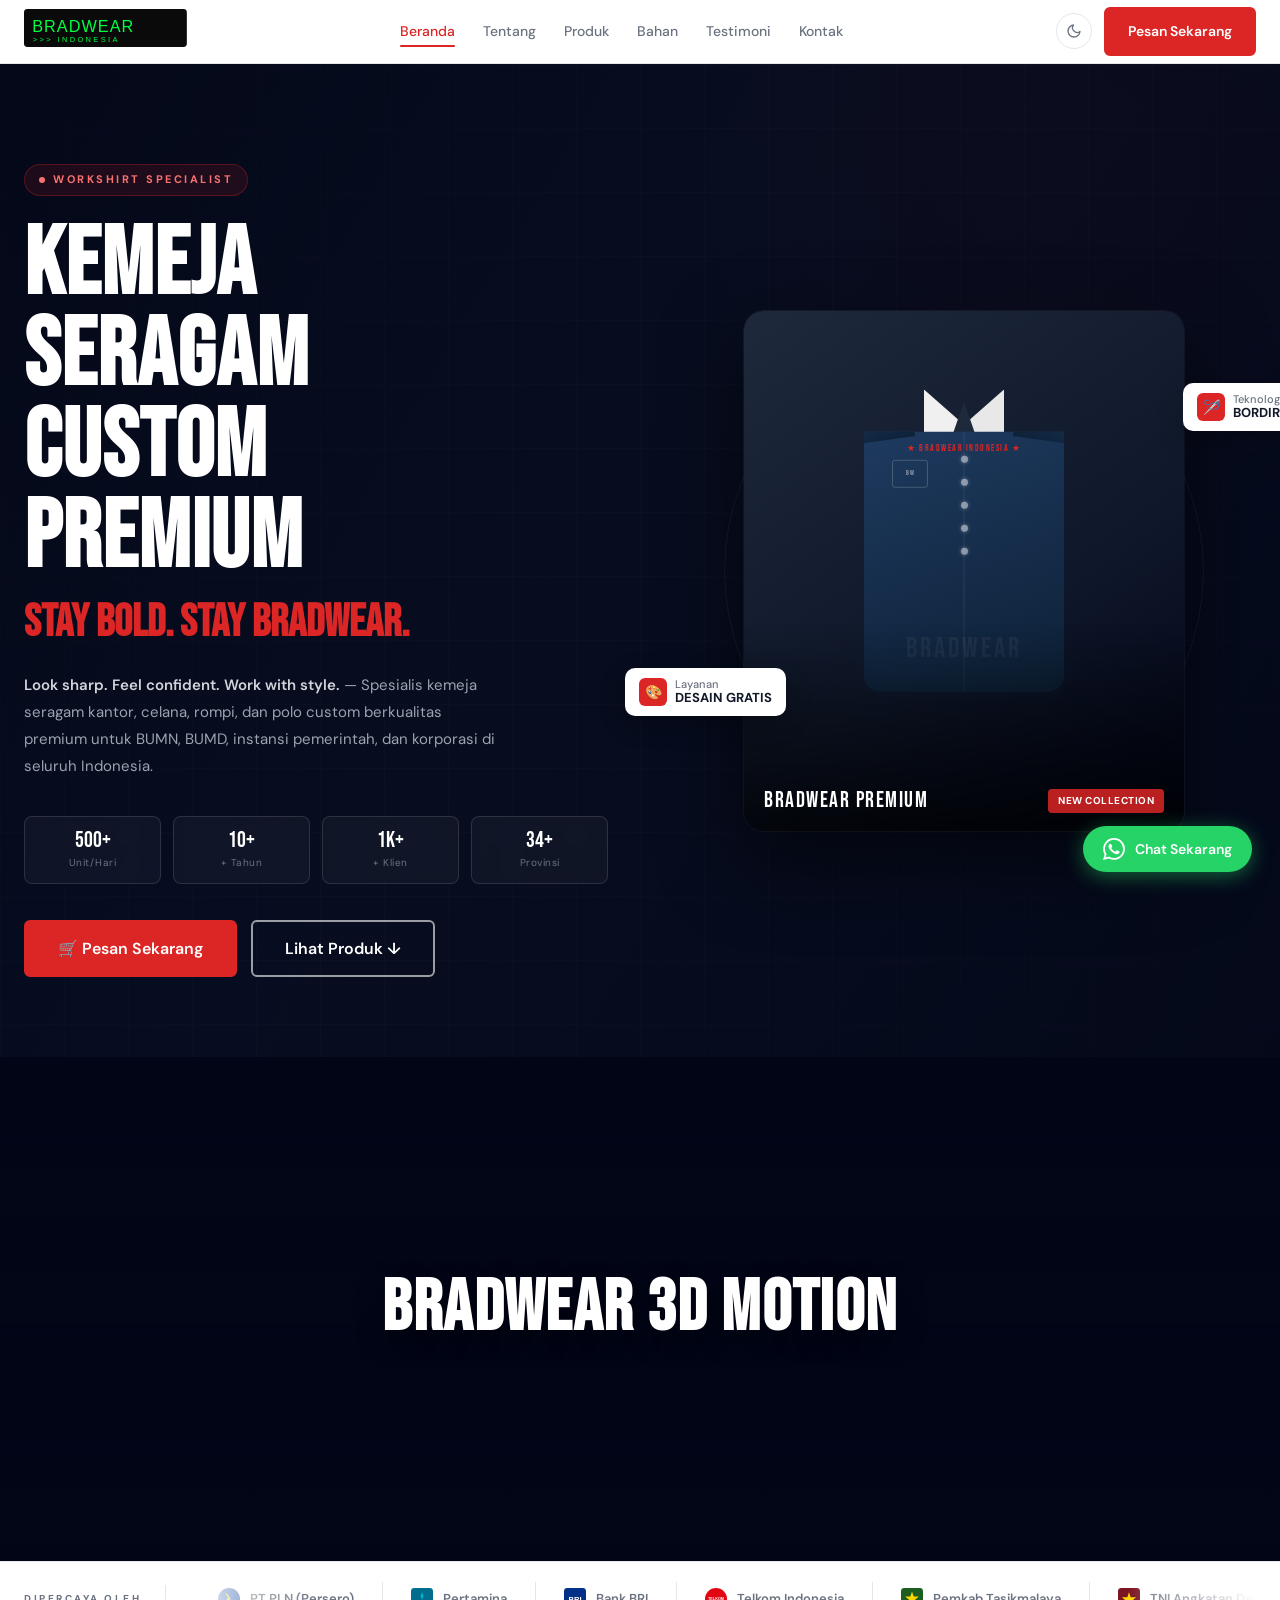
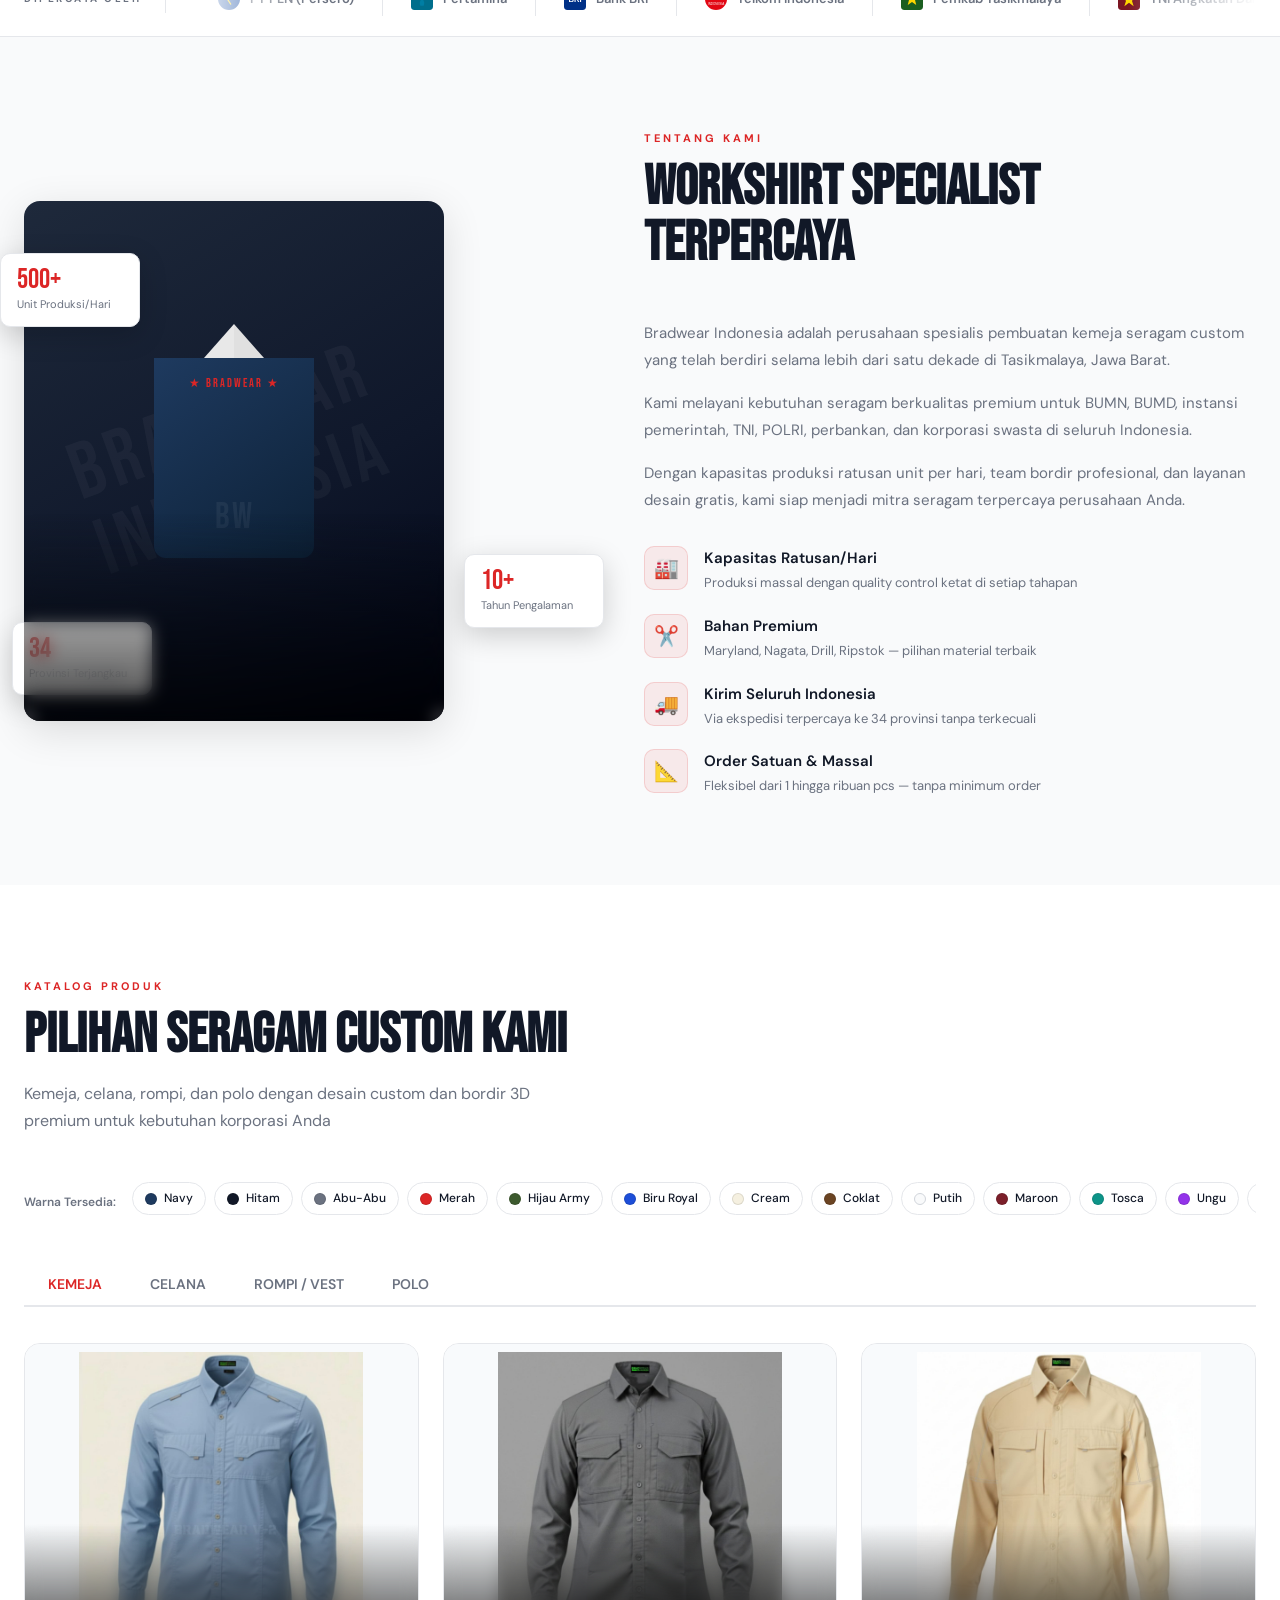
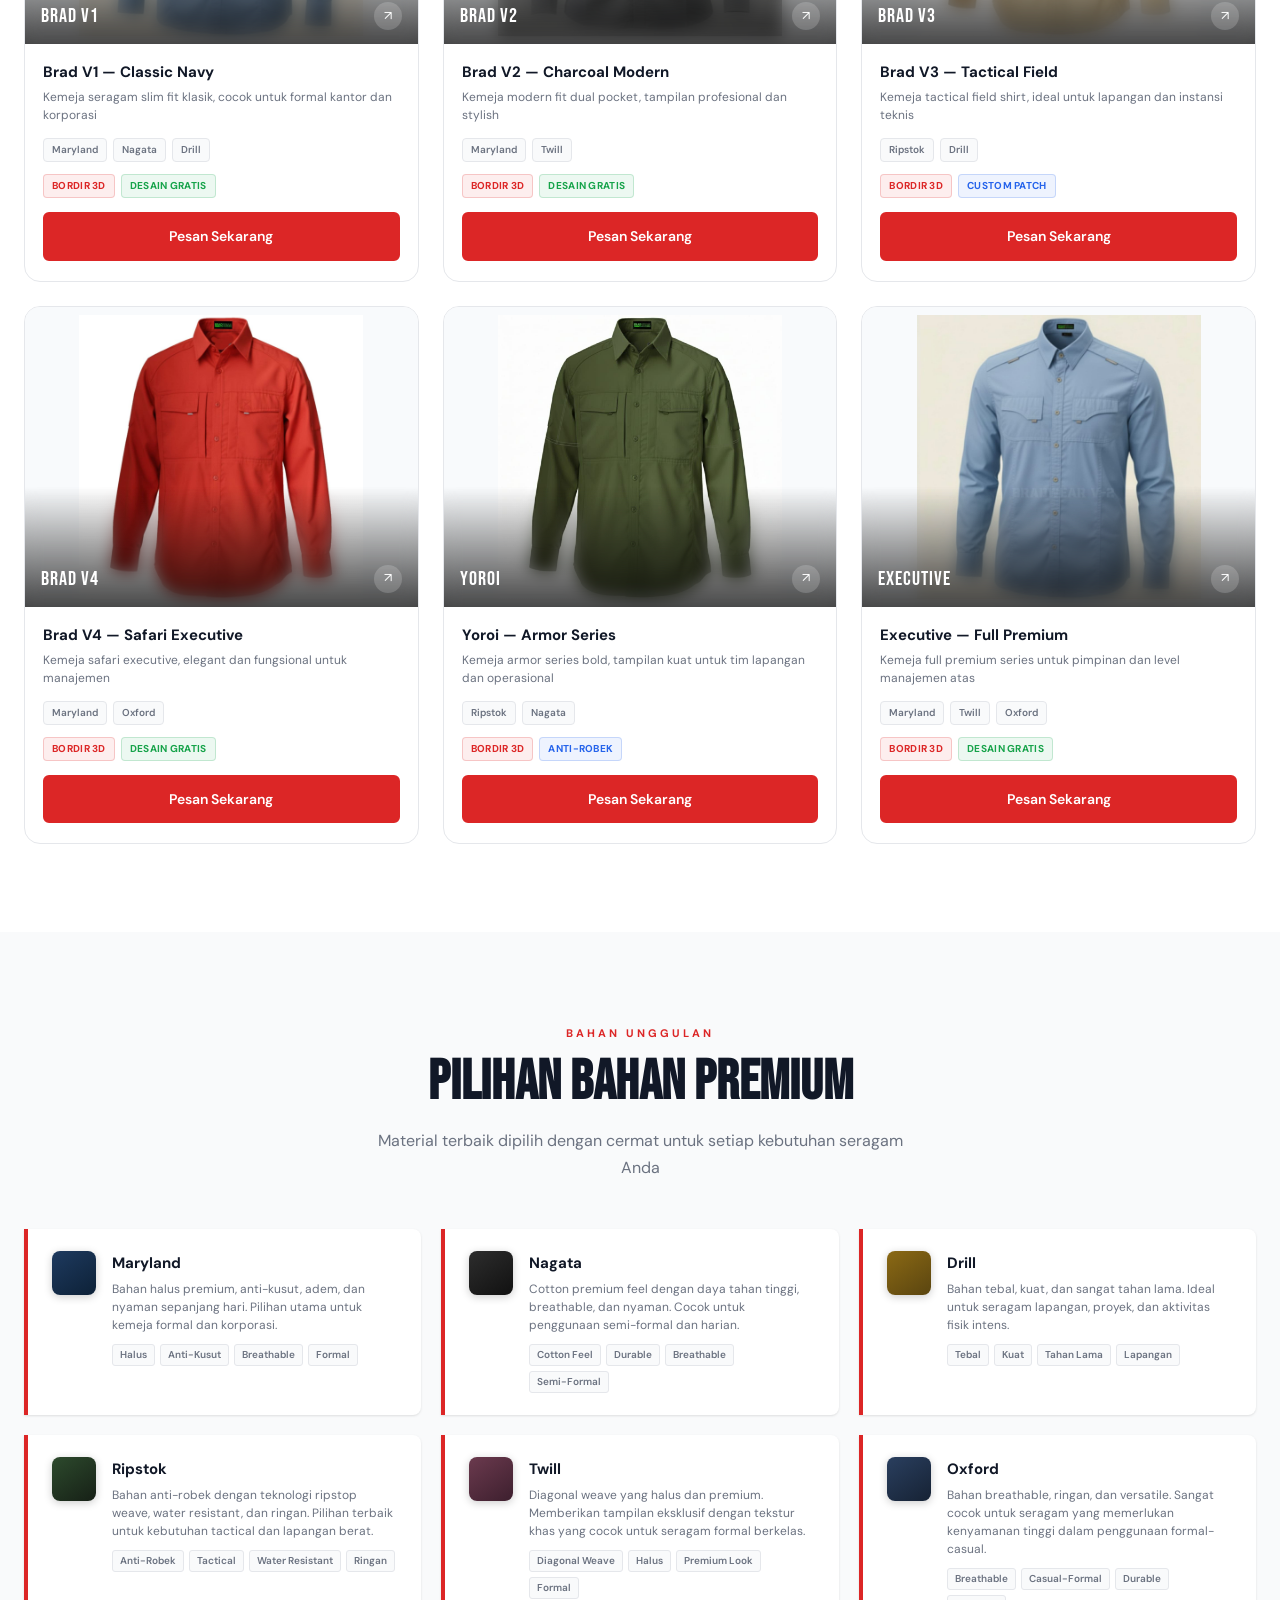
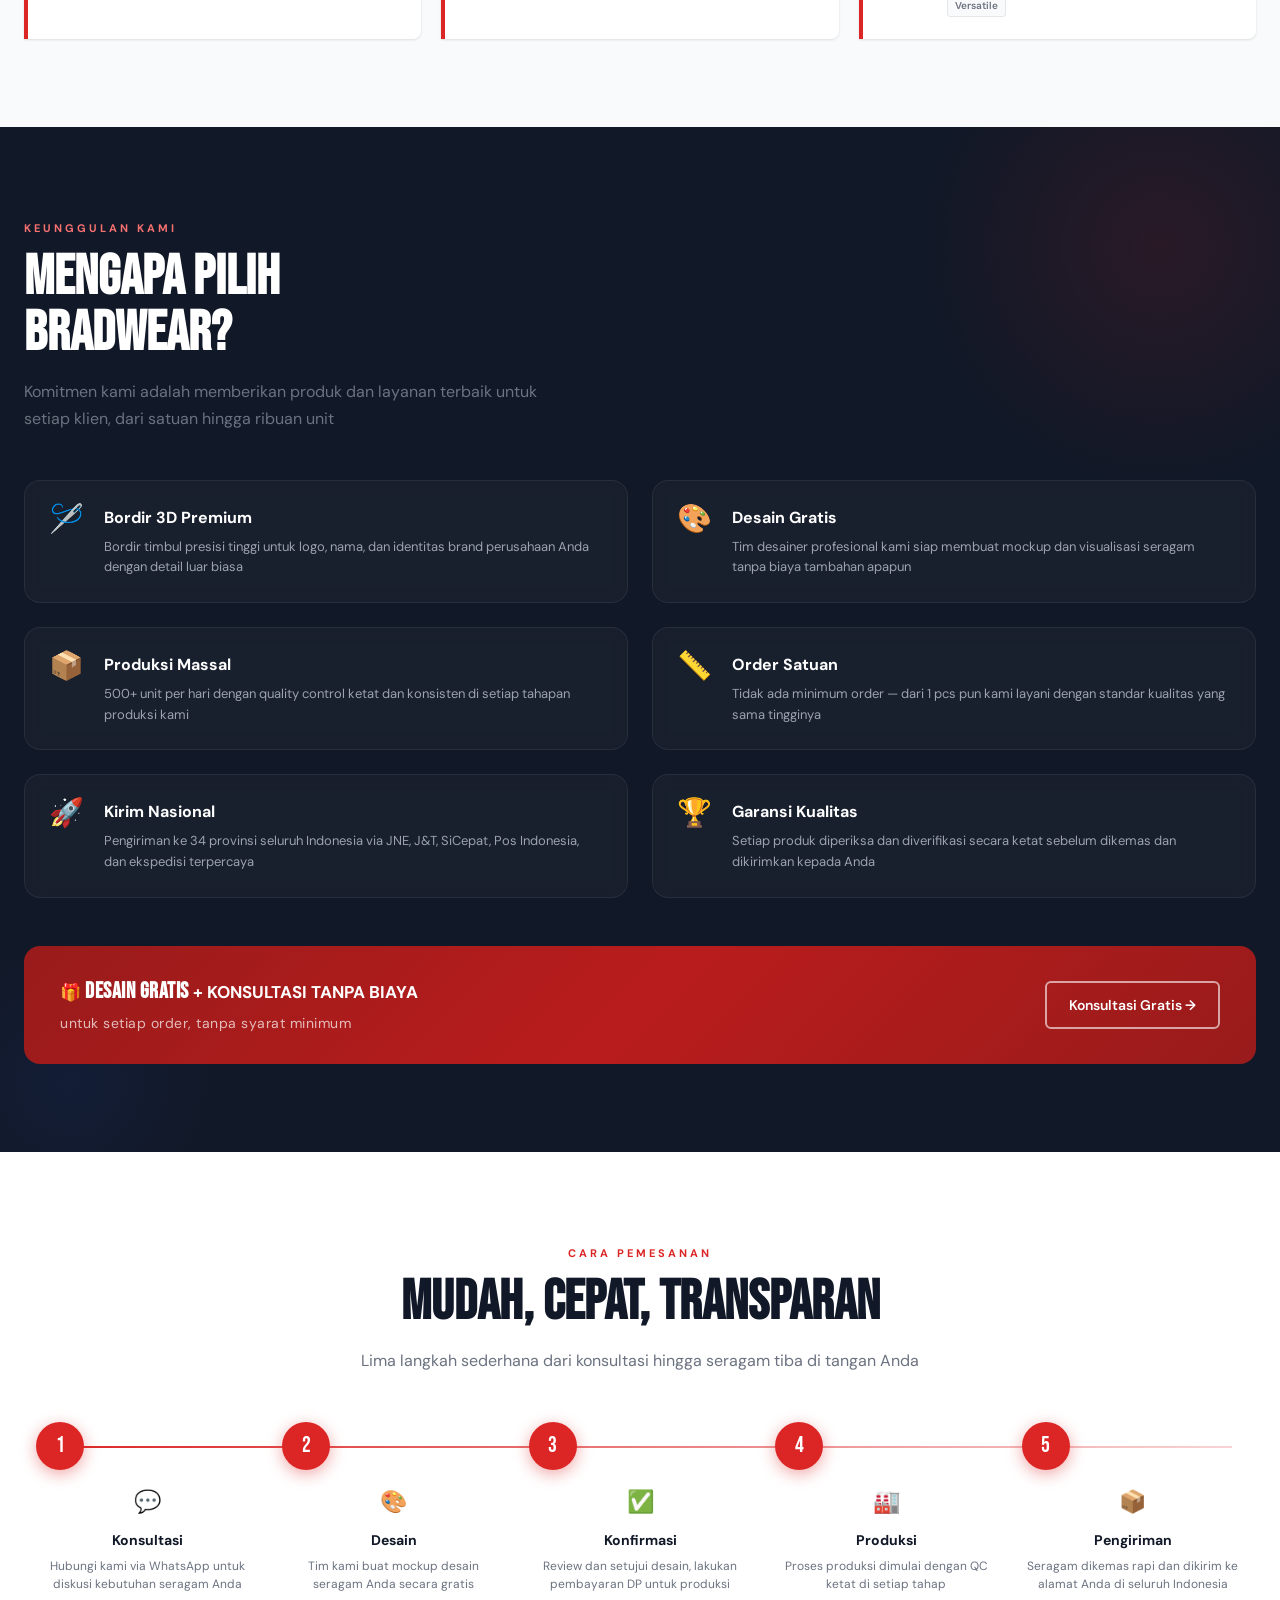
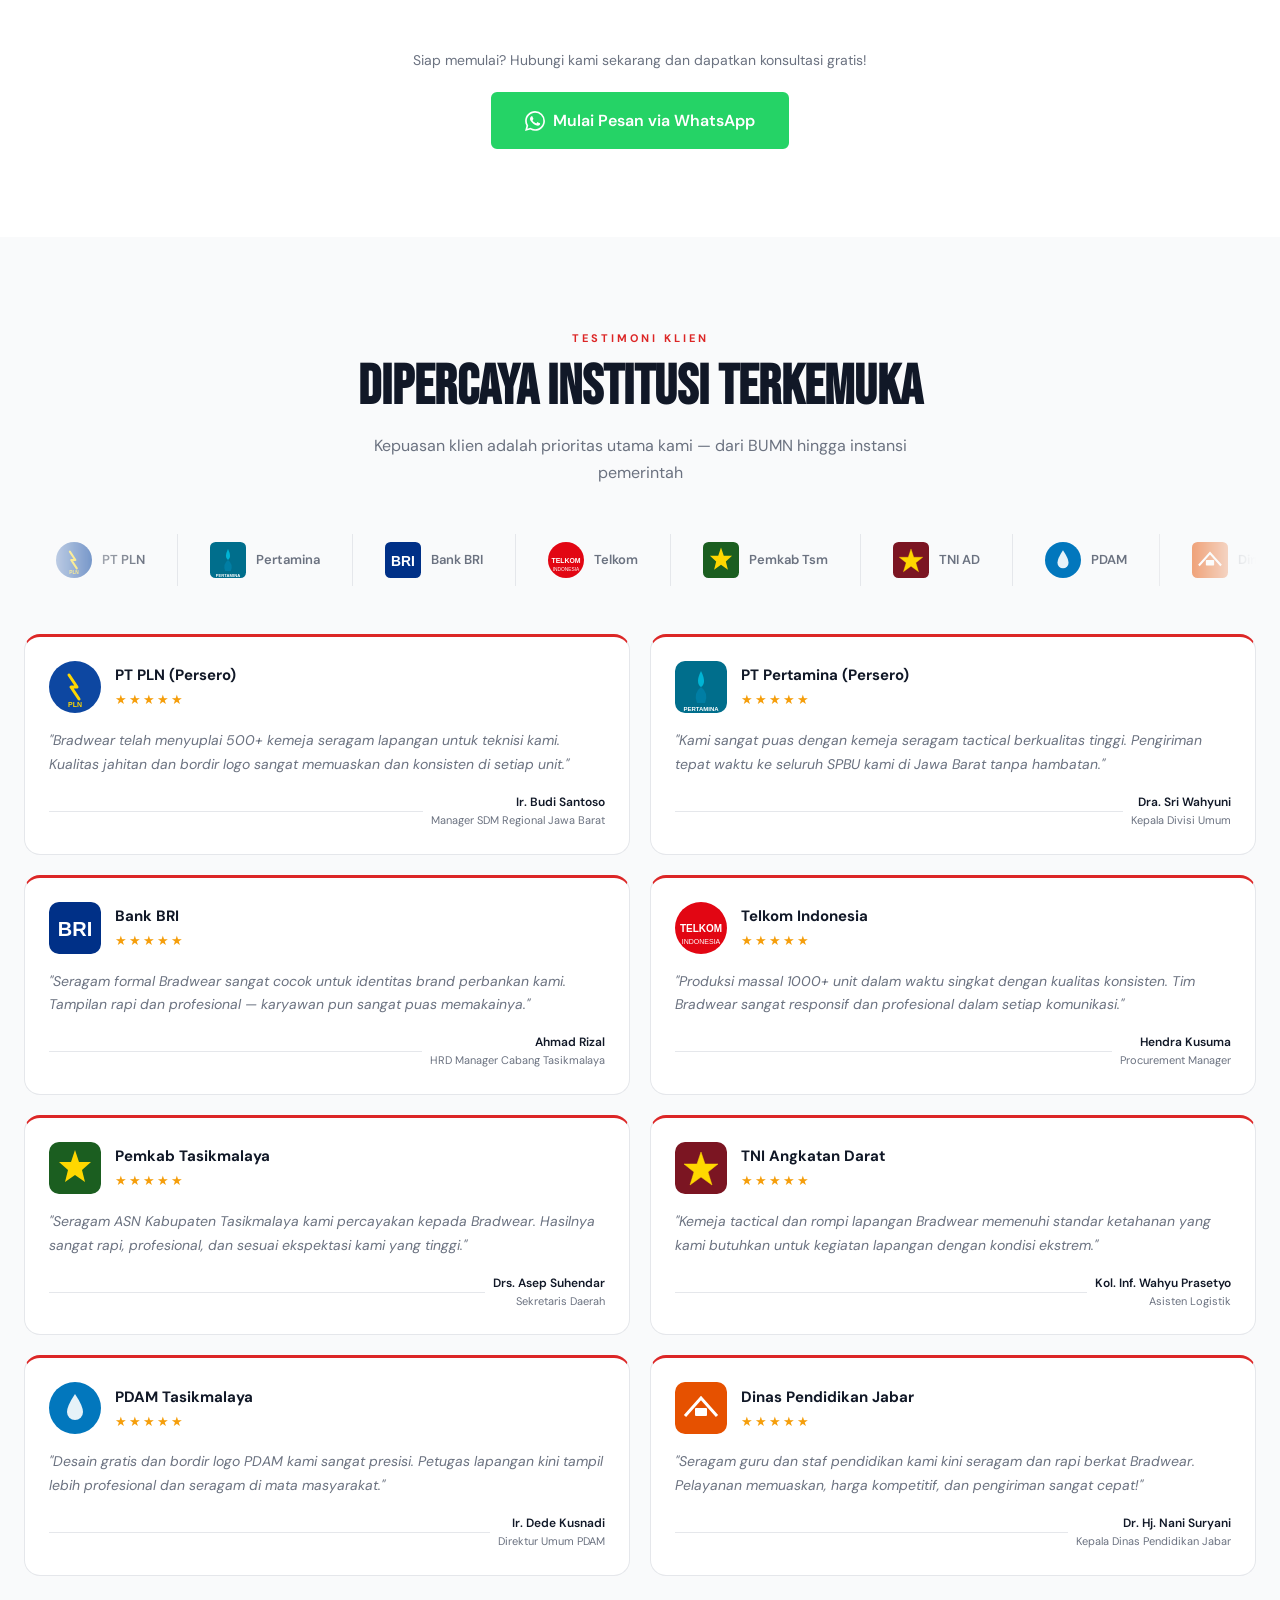
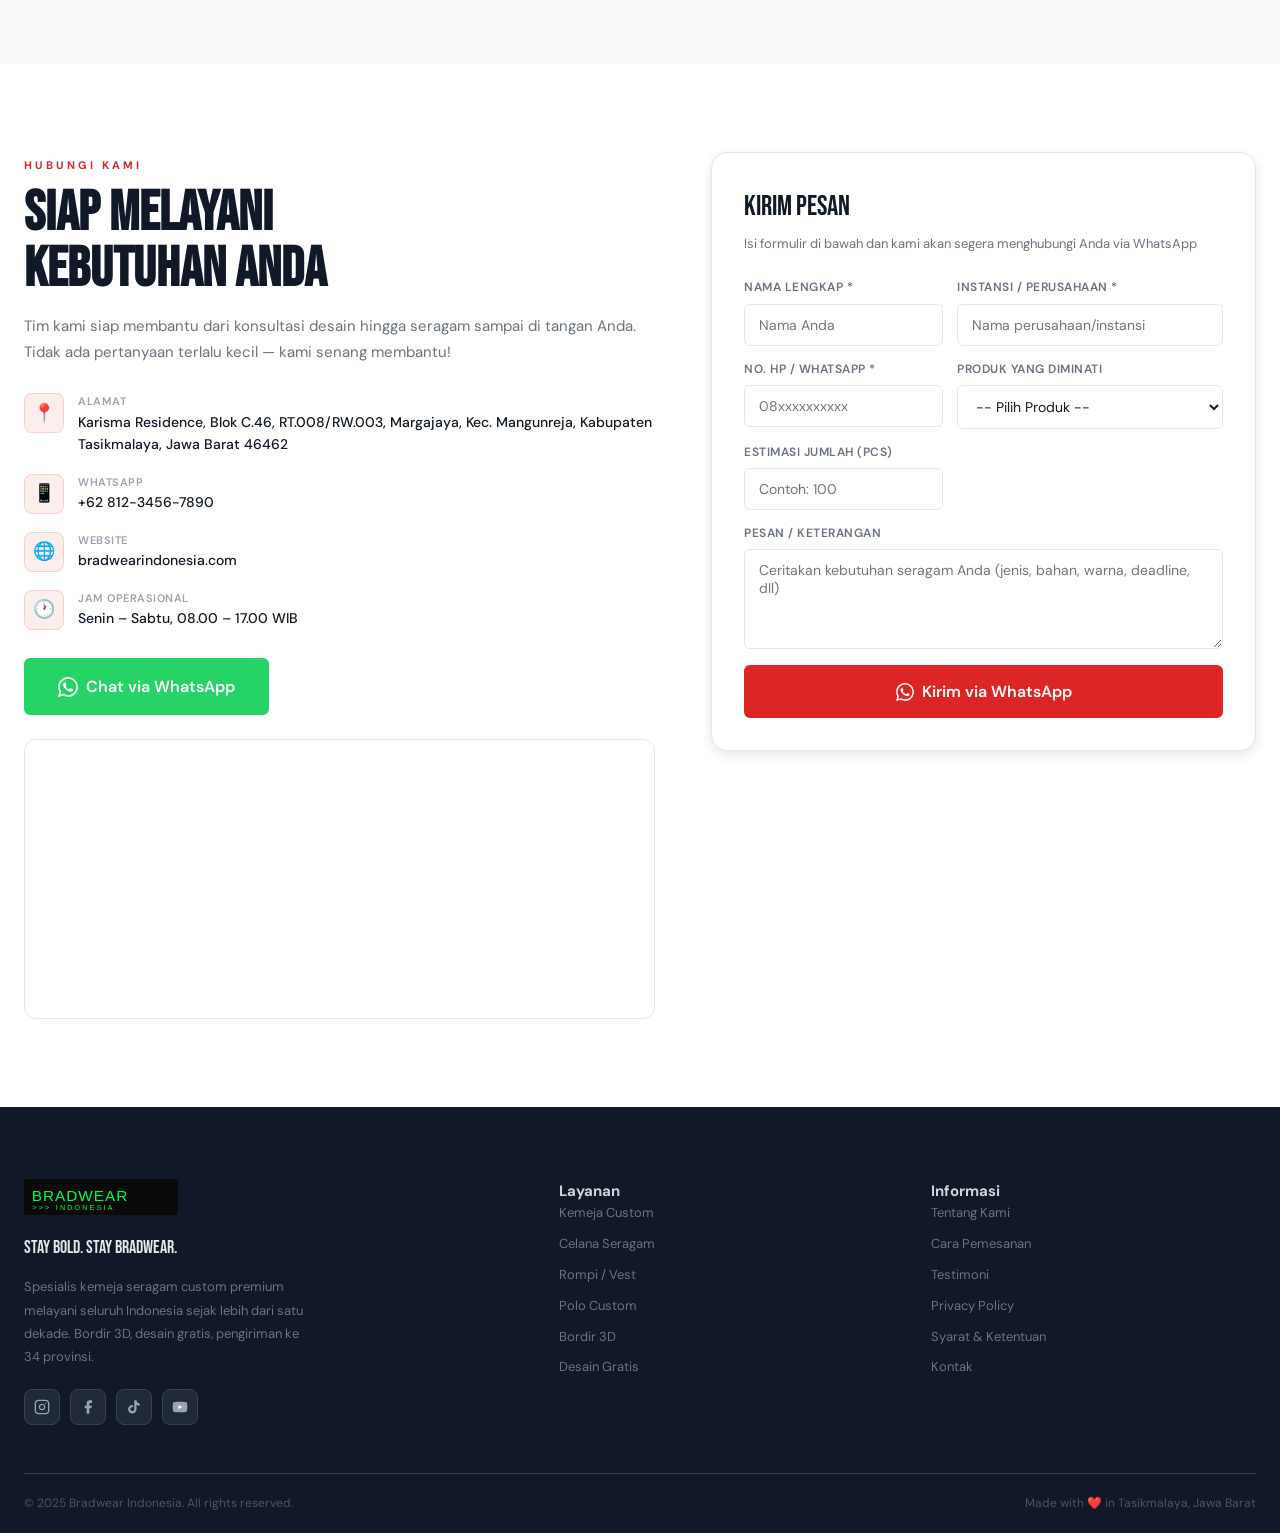
<file: index.html>
<!DOCTYPE html>
<html lang="id" data-theme="light">
<head>
  <meta charset="UTF-8" />
  <meta name="viewport" content="width=device-width, initial-scale=1.0" />

  <!-- SEO Meta Tags -->
  <title>Bradwear Indonesia — Kemeja Seragam Custom Premium | Workshirt Specialist</title>
  <meta name="description" content="Bradwear Indonesia spesialis kemeja seragam kantor custom, celana, rompi vest, polo. Melayani BUMN, BUMD, instansi pemerintah. Bordir 3D, desain gratis, produksi ratusan/hari, pengiriman seluruh Indonesia.">
  <meta name="keywords" content="kemeja seragam custom, seragam kantor, kemeja bordir, seragam BUMN, workshirt, polo custom, rompi seragam, Tasikmalaya, Bradwear Indonesia, kemeja Maryland, kemeja Nagata, kemeja Drill, seragam instansi pemerintah">
  <meta name="author" content="Bradwear Indonesia">
  <meta name="robots" content="index, follow">
  <meta property="og:title" content="Bradwear Indonesia — Kemeja Seragam Custom Premium">
  <meta property="og:description" content="Spesialis kemeja seragam custom berkualitas premium. Bordir 3D, desain gratis, kirim seluruh Indonesia.">
  <meta property="og:type" content="website">
  <meta property="og:url" content="https://bradwearindonesia.com">
  <meta name="twitter:card" content="summary_large_image">
  <link rel="canonical" href="https://bradwearindonesia.com">

  <!-- Google Fonts -->
  <link rel="preconnect" href="https://fonts.googleapis.com">
  <link rel="preconnect" href="https://fonts.gstatic.com" crossorigin>
  <link href="https://fonts.googleapis.com/css2?family=Bebas+Neue&family=DM+Sans:ital,opsz,wght@0,9..40,300;0,9..40,400;0,9..40,500;0,9..40,600;0,9..40,700;1,9..40,400&display=swap" rel="stylesheet">

  <!-- Schema.org JSON-LD -->
  <script type="application/ld+json">
  {
    "@context": "https://schema.org",
    "@type": "ClothingStore",
    "name": "Bradwear Indonesia",
    "description": "Spesialis kemeja seragam custom berkualitas premium",
    "url": "https://bradwearindonesia.com",
    "telephone": "+6281234567890",
    "address": {
      "@type": "PostalAddress",
      "streetAddress": "Karisma Residence, Blok C.46, RT.008/RW.003",
      "addressLocality": "Margajaya, Kec. Mangunreja",
      "addressRegion": "Kabupaten Tasikmalaya, Jawa Barat",
      "postalCode": "46462",
      "addressCountry": "ID"
    }
  }
  </script>

  <style>
    /* ============================================================
       CSS CUSTOM PROPERTIES
    ============================================================ */
    :root {
      --bg: #ffffff;
      --bg-secondary: #f9fafb;
      --bg-dark: #111827;
      --surface: #ffffff;
      --border: #e5e7eb;
      --text: #111827;
      --text-muted: #6b7280;
      --text-light: #9ca3af;
      --accent: #dc2626;
      --accent-hover: #b91c1c;
      --font-body: 'DM Sans', sans-serif;
      --font-display: 'Bebas Neue', sans-serif;
      --radius: 8px;
      --radius-lg: 16px;
      --shadow: 0 1px 3px rgba(0,0,0,0.08), 0 1px 2px rgba(0,0,0,0.04);
      --shadow-md: 0 4px 12px rgba(0,0,0,0.10);
      --shadow-lg: 0 10px 40px rgba(0,0,0,0.12);
      --transition: all 0.25s cubic-bezier(0.4, 0, 0.2, 1);
    }
    [data-theme="dark"] {
      --bg: #0f0f13;
      --bg-secondary: #1a1a22;
      --bg-dark: #000000;
      --surface: #1e1e2a;
      --border: #2d2d3d;
      --text: #f1f5f9;
      --text-muted: #94a3b8;
      --text-light: #64748b;
    }

    /* ============================================================
       RESET & BASE
    ============================================================ */
    *, *::before, *::after { box-sizing: border-box; margin: 0; padding: 0; }
    html { scroll-behavior: smooth; }
    body {
      font-family: var(--font-body);
      background: var(--bg);
      color: var(--text);
      font-size: 15px;
      line-height: 1.6;
      transition: background 0.4s ease, color 0.4s ease;
      overflow-x: hidden;
    }
    a { text-decoration: none; color: inherit; }
    img { max-width: 100%; display: block; }
    ul { list-style: none; }
    button { cursor: pointer; border: none; background: none; font-family: var(--font-body); }

    /* ============================================================
       SCROLL REVEAL
    ============================================================ */
    .reveal {
      opacity: 0;
      transform: translateY(30px);
      transition: opacity 0.6s ease, transform 0.6s ease;
    }
    .reveal.visible { opacity: 1; transform: translateY(0); }
    .reveal-delay-1 { transition-delay: 0.1s; }
    .reveal-delay-2 { transition-delay: 0.2s; }
    .reveal-delay-3 { transition-delay: 0.3s; }
    .reveal-delay-4 { transition-delay: 0.4s; }
    .reveal-delay-5 { transition-delay: 0.5s; }

    /* ============================================================
       LAYOUT HELPERS
    ============================================================ */
    .container {
      max-width: 1280px;
      margin: 0 auto;
      padding: 0 24px;
    }
    .section-pad { padding: 88px 0; }
    .section-pad-sm { padding: 64px 0; }

    /* ============================================================
       SECTION HEADERS
    ============================================================ */
    .section-eyebrow {
      display: inline-block;
      font-size: 11px;
      font-weight: 700;
      letter-spacing: 3px;
      text-transform: uppercase;
      color: var(--accent);
      margin-bottom: 12px;
    }
    .section-title {
      font-family: var(--font-display);
      font-size: clamp(36px, 5vw, 56px);
      color: var(--text);
      line-height: 1.0;
      margin-bottom: 16px;
    }
    .section-subtitle {
      font-size: 16px;
      color: var(--text-muted);
      max-width: 560px;
      line-height: 1.7;
    }
    .section-header { margin-bottom: 48px; }
    .section-header.centered { text-align: center; }
    .section-header.centered .section-subtitle { margin: 0 auto; }

    /* ============================================================
       BUTTONS
    ============================================================ */
    .btn {
      display: inline-flex;
      align-items: center;
      gap: 8px;
      font-family: var(--font-body);
      font-size: 14px;
      font-weight: 600;
      border-radius: 6px;
      padding: 11px 22px;
      transition: var(--transition);
      cursor: pointer;
      white-space: nowrap;
    }
    .btn-primary {
      background: var(--accent);
      color: white;
      border: 2px solid var(--accent);
    }
    .btn-primary:hover {
      background: var(--accent-hover);
      border-color: var(--accent-hover);
      transform: translateY(-1px);
      box-shadow: 0 4px 16px rgba(220,38,38,0.35);
    }
    .btn-secondary {
      background: transparent;
      color: var(--text);
      border: 2px solid var(--text);
    }
    .btn-secondary:hover {
      background: var(--text);
      color: var(--bg);
      transform: translateY(-1px);
    }
    .btn-outline-white {
      background: transparent;
      color: white;
      border: 2px solid rgba(255,255,255,0.6);
    }
    .btn-outline-white:hover {
      background: rgba(255,255,255,0.12);
      border-color: white;
    }
    .btn-whatsapp {
      background: #25D366;
      color: white;
      border: 2px solid #25D366;
      font-size: 15px;
      padding: 13px 28px;
    }
    .btn-whatsapp:hover {
      background: #1ebe5d;
      border-color: #1ebe5d;
      transform: translateY(-2px);
      box-shadow: 0 6px 20px rgba(37,211,102,0.4);
    }
    .btn-lg { font-size: 16px; padding: 14px 32px; }
    .btn-full { width: 100%; justify-content: center; }

    /* ============================================================
       FEATHERED BLUR OVERLAY
    ============================================================ */
    .feathered-blur {
      position: absolute;
      bottom: 0; left: 0; right: 0;
      height: 40%;
      background: linear-gradient(0deg, rgba(0,0,0,0.72), rgba(0,0,0,0.36), transparent);
      pointer-events: none;
      z-index: 2;
    }
    .feathered-blur::before {
      content: "";
      position: absolute;
      bottom: 0; left: 0; right: 0; height: 100%;
      backdrop-filter: blur(8px);
      -webkit-backdrop-filter: blur(8px);
      -webkit-mask: linear-gradient(0deg, rgba(0,0,0,1) 0%, rgba(0,0,0,0.8) 30%, rgba(0,0,0,0.4) 60%, rgba(0,0,0,0.1) 85%, transparent);
      mask: linear-gradient(0deg, rgba(0,0,0,1) 0%, rgba(0,0,0,0.8) 30%, rgba(0,0,0,0.4) 60%, rgba(0,0,0,0.1) 85%, transparent);
    }

    /* ============================================================
       NAVBAR
    ============================================================ */
    #navbar {
      position: sticky;
      top: 0;
      z-index: 100;
      background: var(--bg);
      border-bottom: 1px solid var(--border);
      height: 64px;
      display: flex;
      align-items: center;
      transition: box-shadow 0.3s ease, background 0.4s ease;
    }
    #navbar.scrolled {
      box-shadow: 0 2px 20px rgba(0,0,0,0.08);
    }
    .nav-inner {
      display: flex;
      align-items: center;
      justify-content: space-between;
      width: 100%;
      max-width: 1280px;
      margin: 0 auto;
      padding: 0 24px;
      gap: 32px;
    }
    .nav-logo { flex-shrink: 0; }
    .nav-links {
      display: flex;
      align-items: center;
      gap: 28px;
      flex: 1;
      justify-content: center;
    }
    .nav-links a {
      font-size: 14px;
      font-weight: 500;
      color: var(--text-muted);
      transition: color 0.2s;
      position: relative;
    }
    .nav-links a:hover,
    .nav-links a.active { color: var(--accent); }
    .nav-links a.active::after {
      content: '';
      position: absolute;
      bottom: -4px; left: 0; right: 0;
      height: 2px;
      background: var(--accent);
      border-radius: 2px;
    }
    .nav-actions {
      display: flex;
      align-items: center;
      gap: 12px;
      flex-shrink: 0;
    }
    .theme-toggle {
      width: 36px; height: 36px;
      border-radius: 50%;
      display: flex; align-items: center; justify-content: center;
      color: var(--text-muted);
      transition: var(--transition);
      border: 1px solid var(--border);
      background: var(--bg);
    }
    .theme-toggle:hover {
      background: var(--bg-secondary);
      color: var(--text);
    }
    .hamburger {
      display: none;
      flex-direction: column;
      gap: 5px;
      width: 32px; height: 32px;
      align-items: center; justify-content: center;
      border-radius: 6px;
      border: 1px solid var(--border);
      background: var(--bg);
      padding: 6px;
    }
    .hamburger span {
      display: block;
      width: 18px; height: 2px;
      background: var(--text);
      border-radius: 2px;
      transition: var(--transition);
    }
    .hamburger.open span:nth-child(1) { transform: translateY(7px) rotate(45deg); }
    .hamburger.open span:nth-child(2) { opacity: 0; }
    .hamburger.open span:nth-child(3) { transform: translateY(-7px) rotate(-45deg); }
    .mobile-menu {
      display: none;
      position: fixed;
      top: 64px; left: 0; right: 0;
      background: var(--bg);
      border-bottom: 1px solid var(--border);
      padding: 20px 24px;
      z-index: 99;
      box-shadow: var(--shadow-lg);
    }
    .mobile-menu.open { display: block; }
    .mobile-menu a {
      display: block;
      padding: 12px 0;
      font-size: 15px;
      font-weight: 500;
      color: var(--text-muted);
      border-bottom: 1px solid var(--border);
      transition: color 0.2s;
    }
    .mobile-menu a:hover { color: var(--accent); }
    .mobile-menu .btn { margin-top: 16px; width: 100%; justify-content: center; }

    /* ============================================================
       HERO
    ============================================================ */
    #hero {
      min-height: 100vh;
      background: #0f172a;
      display: flex;
      align-items: center;
      overflow: hidden;
      position: relative;
    }
    .hero-video-bg {
      position: absolute;
      inset: 0;
      z-index: 0;
      overflow: hidden;
    }
    .hero-video-bg video {
      width: 100%;
      height: 100%;
      object-fit: cover;
      filter: brightness(0.4) saturate(1.1);
      transform: scale(1.04);
    }
    #hero::after {
      content: "";
      position: absolute;
      inset: 0;
      z-index: 1;
      background: linear-gradient(120deg, rgba(2,6,23,0.86) 0%, rgba(2,6,23,0.58) 45%, rgba(2,6,23,0.82) 100%);
      pointer-events: none;
    }
    .hero-bg-shapes {
      position: absolute;
      inset: 0;
      pointer-events: none;
      overflow: hidden;
      z-index: 1;
    }
    .hero-shape {
      position: absolute;
      border-radius: 50%;
      filter: blur(80px);
      opacity: 0.08;
    }
    .hero-shape-1 {
      width: 600px; height: 600px;
      background: radial-gradient(circle, #dc2626, transparent);
      top: -200px; right: -100px;
    }
    .hero-shape-2 {
      width: 400px; height: 400px;
      background: radial-gradient(circle, #1d4ed8, transparent);
      bottom: -100px; left: -100px;
    }
    .hero-grid-overlay {
      position: absolute;
      inset: 0;
      background-image: linear-gradient(rgba(255,255,255,0.03) 1px, transparent 1px),
                        linear-gradient(90deg, rgba(255,255,255,0.03) 1px, transparent 1px);
      background-size: 64px 64px;
    }
    .hero-inner {
      position: relative;
      z-index: 2;
      width: 100%;
      max-width: 1280px;
      margin: 0 auto;
      padding: 100px 24px 80px;
      display: grid;
      grid-template-columns: 1fr 1fr;
      gap: 64px;
      align-items: center;
    }
    .hero-pill {
      display: inline-flex;
      align-items: center;
      gap: 8px;
      font-size: 11px;
      font-weight: 700;
      letter-spacing: 2.5px;
      text-transform: uppercase;
      background: rgba(220,38,38,0.12);
      color: #f87171;
      border: 1px solid rgba(220,38,38,0.3);
      border-radius: 20px;
      padding: 6px 14px;
      margin-bottom: 24px;
    }
    .hero-pill .dot {
      width: 6px; height: 6px;
      border-radius: 50%;
      background: #f87171;
      animation: blink 1.6s ease-in-out infinite;
    }
    @keyframes blink {
      0%, 100% { opacity: 1; }
      50% { opacity: 0.3; }
    }
    .hero-h1 {
      font-family: var(--font-display);
      font-size: clamp(52px, 7.5vw, 96px);
      color: white;
      line-height: 0.95;
      letter-spacing: 1px;
      margin-bottom: 14px;
    }
    .hero-h2 {
      font-family: var(--font-display);
      font-size: clamp(26px, 3.5vw, 46px);
      color: #dc2626;
      line-height: 1.1;
      margin-bottom: 24px;
    }
    .hero-body {
      font-size: 15px;
      color: #9ca3af;
      line-height: 1.8;
      max-width: 480px;
      margin-bottom: 36px;
    }
    .hero-body strong { color: #d1d5db; font-weight: 600; }
    .hero-stats {
      display: grid;
      grid-template-columns: repeat(4, 1fr);
      gap: 12px;
      margin-bottom: 36px;
    }
    .hero-stat {
      border: 1px solid rgba(255,255,255,0.12);
      border-radius: 8px;
      padding: 12px 10px;
      text-align: center;
      background: rgba(255,255,255,0.04);
      backdrop-filter: blur(4px);
    }
    .hero-stat-num {
      display: block;
      font-family: var(--font-display);
      font-size: 22px;
      color: white;
      line-height: 1.1;
    }
    .hero-stat-label {
      display: block;
      font-size: 10px;
      color: #6b7280;
      letter-spacing: 0.5px;
      margin-top: 2px;
    }
    .hero-ctas { display: flex; gap: 14px; flex-wrap: wrap; }

    /* Hero Visual */
    .hero-visual-wrap {
      display: flex;
      align-items: center;
      justify-content: center;
      position: relative;
    }
    .hero-shirt-card {
      width: 100%;
      max-width: 440px;
      height: 520px;
      border-radius: 20px;
      overflow: hidden;
      position: relative;
      background: linear-gradient(145deg, #1e293b 0%, #0f172a 60%, #020617 100%);
      box-shadow: 0 30px 80px rgba(0,0,0,0.5), 0 0 0 1px rgba(255,255,255,0.06);
      transition: transform 0.1s ease;
    }
    /* CSS Shirt */
    .shirt-container {
      position: absolute;
      top: 50%; left: 50%;
      transform: translate(-50%, -50%) translateY(-10%);
      width: 220px;
      display: flex;
      flex-direction: column;
      align-items: center;
    }
    .shirt-collar-wrap {
      position: relative;
      width: 80px;
      height: 44px;
      margin-bottom: -2px;
    }
    .shirt-collar-left {
      position: absolute;
      bottom: 0; left: 0;
      width: 50px; height: 44px;
      background: #f0f0f0;
      clip-path: polygon(0 0, 100% 100%, 0 100%);
    }
    .shirt-collar-right {
      position: absolute;
      bottom: 0; right: 0;
      width: 50px; height: 44px;
      background: #e8e8e8;
      clip-path: polygon(100% 0, 100% 100%, 0 100%);
    }
    .shirt-collar-inner {
      position: absolute;
      bottom: 0; left: 50%;
      transform: translateX(-50%);
      width: 22px; height: 32px;
      background: #1e293b;
      clip-path: polygon(50% 0%, 100% 100%, 0% 100%);
    }
    .shirt-body {
      width: 200px;
      height: 260px;
      background: linear-gradient(160deg, #1e3a5f 0%, #0d2137 100%);
      border-radius: 0 0 16px 16px;
      position: relative;
      display: flex;
      flex-direction: column;
      align-items: center;
      overflow: hidden;
    }
    .shirt-body::before {
      content: '';
      position: absolute;
      top: 0; left: 50%; transform: translateX(-50%);
      width: 1px; height: 100%;
      background: rgba(255,255,255,0.08);
    }
    .shirt-buttons {
      display: flex;
      flex-direction: column;
      gap: 16px;
      align-items: center;
      margin-top: 24px;
    }
    .shirt-btn {
      width: 7px; height: 7px;
      border-radius: 50%;
      background: rgba(255,255,255,0.5);
      box-shadow: 0 0 4px rgba(255,255,255,0.3);
    }
    .shirt-pocket {
      position: absolute;
      top: 28px; left: 28px;
      width: 36px; height: 28px;
      border: 1.5px solid rgba(255,255,255,0.18);
      border-radius: 3px;
      display: flex;
      align-items: center;
      justify-content: center;
    }
    .shirt-emblem {
      position: absolute;
      top: 10px; left: 50%; transform: translateX(-50%);
      font-family: 'Bebas Neue', sans-serif;
      font-size: 9px;
      color: #dc2626;
      letter-spacing: 1.5px;
      white-space: nowrap;
    }
    .shirt-shoulder-left {
      position: absolute;
      top: -40px; left: -32px;
      width: 80px; height: 50px;
      background: linear-gradient(160deg, #1e3a5f, #0d2137);
      border-radius: 50% 0 0 0;
      transform: rotate(-8deg);
    }
    .shirt-shoulder-right {
      position: absolute;
      top: -40px; right: -32px;
      width: 80px; height: 50px;
      background: linear-gradient(200deg, #1e3a5f, #0d2137);
      border-radius: 0 50% 0 0;
      transform: rotate(8deg);
    }
    .shirt-brand-overlay {
      position: absolute;
      bottom: 20px; left: 50%; transform: translateX(-50%);
      font-family: 'Bebas Neue', sans-serif;
      font-size: 28px;
      color: rgba(255,255,255,0.06);
      letter-spacing: 3px;
      white-space: nowrap;
    }
    /* Floating badges on hero */
    .hero-badge {
      position: absolute;
      background: white;
      color: #111827;
      border-radius: 10px;
      padding: 10px 14px;
      font-size: 12px;
      font-weight: 700;
      box-shadow: 0 8px 24px rgba(0,0,0,0.25);
      display: flex;
      align-items: center;
      gap: 8px;
      white-space: nowrap;
      z-index: 5;
      animation: float 4s ease-in-out infinite;
    }
    .hero-badge.top-right {
      top: 14%; right: -10%;
      animation-delay: 0s;
    }
    .hero-badge.bottom-left {
      bottom: 22%; left: -8%;
      animation-delay: 2s;
    }
    .hero-badge .badge-icon {
      width: 28px; height: 28px;
      border-radius: 6px;
      background: var(--accent);
      display: flex; align-items: center; justify-content: center;
      font-size: 14px;
      flex-shrink: 0;
    }
    .hero-badge .badge-label { font-size: 11px; color: #6b7280; font-weight: 500; line-height: 1; }
    .hero-badge .badge-val { font-size: 13px; color: #111827; font-weight: 700; line-height: 1.2; }
    @keyframes float {
      0%, 100% { transform: translateY(0); }
      50% { transform: translateY(-8px); }
    }
    /* Decorative circles */
    .hero-deco {
      position: absolute;
      border-radius: 50%;
      border: 1px solid rgba(255,255,255,0.06);
    }
    .hero-deco-1 {
      width: 320px; height: 320px;
      top: 50%; left: 50%;
      transform: translate(-50%, -50%);
    }
    .hero-deco-2 {
      width: 480px; height: 480px;
      top: 50%; left: 50%;
      transform: translate(-50%, -50%);
    }

    /* ============================================================
       TICKER / MARQUEE
    ============================================================ */
    #ticker {
      background: var(--bg);
      border-top: 1px solid var(--border);
      border-bottom: 1px solid var(--border);
      padding: 20px 0;
    }
    .ticker-layout {
      display: flex;
      align-items: center;
      gap: 24px;
      max-width: 1280px;
      margin: 0 auto;
      padding: 0 24px;
    }
    .ticker-label {
      font-size: 10px;
      font-weight: 700;
      letter-spacing: 2.5px;
      text-transform: uppercase;
      color: var(--text-muted);
      white-space: nowrap;
      flex-shrink: 0;
    }
    .ticker-divider {
      width: 1px; height: 28px;
      background: var(--border);
      flex-shrink: 0;
    }
    .ticker-viewport {
      overflow: hidden;
      flex: 1;
      -webkit-mask: linear-gradient(to right, transparent 0%, black 12%, black 88%, transparent 100%);
      mask: linear-gradient(to right, transparent 0%, black 12%, black 88%, transparent 100%);
    }
    .ticker-track {
      display: flex;
      align-items: center;
      gap: 0;
      width: max-content;
      animation: scroll-ticker 28s linear infinite;
    }
    .ticker-track:hover { animation-play-state: paused; }
    @keyframes scroll-ticker {
      0% { transform: translateX(0); }
      100% { transform: translateX(-50%); }
    }
    .ticker-item {
      display: flex;
      align-items: center;
      gap: 10px;
      padding: 6px 28px;
      border-right: 1px solid var(--border);
      white-space: nowrap;
    }
    .ticker-item span {
      font-size: 13px;
      font-weight: 600;
      color: var(--text-muted);
      transition: color 0.2s;
    }
    .ticker-item:hover span { color: var(--accent); }

    /* ============================================================
       ABOUT SECTION
    ============================================================ */
    #about { background: var(--bg-secondary); }
    .about-grid {
      display: grid;
      grid-template-columns: 1fr 1.1fr;
      gap: 64px;
      align-items: center;
    }
    .about-visual {
      position: relative;
    }
    .about-img-card {
      width: 100%;
      max-width: 420px;
      height: 520px;
      background: linear-gradient(150deg, #1e293b 0%, #0f172a 60%, #020617 100%);
      border-radius: var(--radius-lg);
      position: relative;
      overflow: hidden;
      box-shadow: var(--shadow-lg);
    }
    .about-watermark {
      position: absolute;
      top: 50%; left: 50%;
      transform: translate(-50%, -50%) rotate(-20deg);
      font-family: var(--font-display);
      font-size: 80px;
      color: rgba(255,255,255,0.04);
      letter-spacing: 6px;
      white-space: nowrap;
      pointer-events: none;
      line-height: 1;
    }
    /* Decorative shirt in about card */
    .about-shirt {
      position: absolute;
      top: 50%; left: 50%;
      transform: translate(-50%, -50%) translateY(-20px);
      width: 160px;
    }
    .about-shirt-body {
      width: 160px; height: 200px;
      background: linear-gradient(145deg, #1e3a5f, #0d2137);
      border-radius: 0 0 12px 12px;
      position: relative;
    }
    .about-shirt-collar {
      width: 60px; height: 34px;
      margin: 0 auto;
      position: relative;
      overflow: hidden;
    }
    .about-shirt-collar::before {
      content: '';
      position: absolute;
      left: 0; bottom: 0;
      width: 0; height: 0;
      border-left: 30px solid transparent;
      border-bottom: 34px solid #e8e8e8;
    }
    .about-shirt-collar::after {
      content: '';
      position: absolute;
      right: 0; bottom: 0;
      width: 0; height: 0;
      border-right: 30px solid transparent;
      border-bottom: 34px solid #e0e0e0;
    }
    .about-stat-card {
      position: absolute;
      background: var(--surface);
      border-radius: 10px;
      padding: 12px 16px;
      box-shadow: 0 8px 28px rgba(0,0,0,0.18);
      min-width: 140px;
      border: 1px solid var(--border);
    }
    .about-stat-card .sc-num {
      font-family: var(--font-display);
      font-size: 28px;
      color: var(--accent);
      line-height: 1;
    }
    .about-stat-card .sc-label {
      font-size: 11px;
      color: var(--text-muted);
      margin-top: 2px;
    }
    .about-stat-card-1 { top: 10%; left: -24px; }
    .about-stat-card-2 { bottom: 18%; right: -24px; }
    .about-stat-card-3 { bottom: 5%; left: -12px; }
    .about-features { margin-top: 32px; display: flex; flex-direction: column; gap: 20px; }
    .about-feature {
      display: flex;
      align-items: flex-start;
      gap: 16px;
    }
    .about-feature-icon {
      width: 44px; height: 44px;
      border-radius: 10px;
      background: rgba(220,38,38,0.08);
      display: flex; align-items: center; justify-content: center;
      font-size: 20px;
      flex-shrink: 0;
      border: 1px solid rgba(220,38,38,0.15);
    }
    .about-feature h4 {
      font-size: 15px;
      font-weight: 600;
      color: var(--text);
      margin-bottom: 3px;
    }
    .about-feature p {
      font-size: 13px;
      color: var(--text-muted);
    }

    /* ============================================================
       PRODUCTS SECTION
    ============================================================ */
    #products { background: var(--bg); }
    /* Color Swatch Scroll */
    .color-swatch-bar {
      display: flex;
      align-items: center;
      gap: 16px;
      margin-bottom: 40px;
    }
    .swatch-label {
      font-size: 12px;
      font-weight: 600;
      color: var(--text-muted);
      white-space: nowrap;
      flex-shrink: 0;
    }
    .color-scroll {
      display: flex;
      overflow-x: auto;
      gap: 8px;
      padding-bottom: 8px;
      scrollbar-width: thin;
      scrollbar-color: var(--accent) var(--border);
    }
    .color-scroll::-webkit-scrollbar { height: 4px; }
    .color-scroll::-webkit-scrollbar-track { background: var(--border); border-radius: 2px; }
    .color-scroll::-webkit-scrollbar-thumb { background: var(--accent); border-radius: 2px; }
    .swatch-item {
      display: flex;
      align-items: center;
      gap: 7px;
      padding: 6px 12px;
      border: 1px solid var(--border);
      border-radius: 20px;
      background: var(--surface);
      white-space: nowrap;
      cursor: pointer;
      transition: var(--transition);
      font-size: 12px;
      font-weight: 500;
      color: var(--text);
    }
    .swatch-item:hover {
      border-color: var(--accent);
      box-shadow: 0 0 0 2px rgba(220,38,38,0.12);
    }
    .swatch-dot {
      width: 12px; height: 12px;
      border-radius: 50%;
      flex-shrink: 0;
      border: 1.5px solid rgba(0,0,0,0.1);
    }
    /* Product Tabs */
    .product-tabs {
      display: flex;
      align-items: center;
      gap: 0;
      border-bottom: 2px solid var(--border);
      margin-bottom: 36px;
      overflow-x: auto;
      scrollbar-width: none;
    }
    .product-tabs::-webkit-scrollbar { display: none; }
    .tab-btn {
      padding: 12px 24px;
      font-size: 14px;
      font-weight: 600;
      color: var(--text-muted);
      background: none;
      border: none;
      border-bottom: 2px solid transparent;
      margin-bottom: -2px;
      cursor: pointer;
      transition: var(--transition);
      white-space: nowrap;
    }
    .tab-btn:hover { color: var(--text); }
    .tab-btn.active {
      color: var(--accent);
      border-bottom-color: var(--accent);
    }
    .tab-panel { display: none; }
    .tab-panel.active { display: block; }
    /* Product Grid */
    .product-grid {
      display: grid;
      grid-template-columns: repeat(3, 1fr);
      gap: 24px;
    }
    /* Product Card */
    .product-card {
      background: var(--surface);
      border: 1px solid var(--border);
      border-radius: var(--radius-lg);
      overflow: hidden;
      transition: var(--transition);
      cursor: pointer;
      transform-style: preserve-3d;
    }
    .product-card:hover {
      box-shadow: var(--shadow-lg);
      transform: translateY(-4px);
    }
    .product-img {
      position: relative;
      height: 300px;
      overflow: hidden;
    }
    .product-img-bg {
      width: 100%; height: 100%;
      display: flex;
      align-items: center;
      justify-content: center;
      position: relative;
    }
    .product-photo {
      width: 100%;
      height: 100%;
      object-fit: contain;
      object-position: center;
      display: block;
      padding: 8px;
      background: #f8fafc;
    }
    /* CSS Shirt in product card */
    .p-shirt {
      display: flex;
      flex-direction: column;
      align-items: center;
      position: relative;
      z-index: 1;
    }
    .p-collar { width: 64px; height: 36px; position: relative; margin-bottom: -2px; }
    .p-collar-l {
      position: absolute;
      bottom: 0; left: 0;
      width: 38px; height: 36px;
      background: rgba(255,255,255,0.88);
      clip-path: polygon(0 0, 100% 100%, 0 100%);
    }
    .p-collar-r {
      position: absolute;
      bottom: 0; right: 0;
      width: 38px; height: 36px;
      background: rgba(255,255,255,0.75);
      clip-path: polygon(100% 0, 100% 100%, 0 100%);
    }
    .p-collar-mid {
      position: absolute;
      bottom: 0; left: 50%; transform: translateX(-50%);
      width: 16px; height: 24px;
      clip-path: polygon(50% 0%, 100% 100%, 0% 100%);
    }
    .p-body {
      width: 160px; height: 210px;
      border-radius: 0 0 12px 12px;
      position: relative;
      overflow: hidden;
    }
    .p-body::before {
      content: '';
      position: absolute;
      top: 0; left: 50%; transform: translateX(-50%);
      width: 1px; height: 100%;
      background: rgba(255,255,255,0.08);
    }
    .p-btns {
      display: flex; flex-direction: column; gap: 12px;
      align-items: center; margin-top: 18px;
    }
    .p-btn { width: 5px; height: 5px; border-radius: 50%; background: rgba(255,255,255,0.45); }
    .p-pocket {
      position: absolute;
      top: 22px; left: 22px;
      width: 28px; height: 22px;
      border: 1.5px solid rgba(255,255,255,0.15);
      border-radius: 2px;
    }
    .p-logo {
      position: absolute;
      top: 8px; right: 18px;
      font-family: 'Bebas Neue', sans-serif;
      font-size: 8px;
      color: #dc2626;
      letter-spacing: 1px;
    }
    .p-brand-bg {
      position: absolute;
      bottom: 10px; left: 50%; transform: translateX(-50%);
      font-family: 'Bebas Neue', sans-serif;
      font-size: 22px;
      color: rgba(255,255,255,0.05);
      letter-spacing: 2px;
      white-space: nowrap;
    }
    .p-shoulder-l {
      position: absolute;
      top: -28px; left: -18px;
      width: 56px; height: 36px;
      border-radius: 50% 0 0 0;
      transform: rotate(-6deg);
    }
    .p-shoulder-r {
      position: absolute;
      top: -28px; right: -18px;
      width: 56px; height: 36px;
      border-radius: 0 50% 0 0;
      transform: rotate(6deg);
    }
    /* Card name overlay on image */
    .product-img-label {
      position: absolute;
      bottom: 0; left: 0; right: 0;
      z-index: 3;
      padding: 16px 16px 14px;
      display: flex;
      align-items: center;
      justify-content: space-between;
    }
    .product-img-label span {
      font-family: var(--font-display);
      font-size: 20px;
      color: white;
      letter-spacing: 1px;
      line-height: 1;
    }
    .product-img-label .open-icon {
      width: 28px; height: 28px;
      border-radius: 50%;
      background: rgba(255,255,255,0.18);
      display: flex; align-items: center; justify-content: center;
      font-size: 13px;
      color: white;
    }
    /* Card Info */
    .product-info { padding: 16px 18px 20px; }
    .product-name {
      font-size: 15px;
      font-weight: 700;
      color: var(--text);
      margin-bottom: 4px;
    }
    .product-desc {
      font-size: 12px;
      color: var(--text-muted);
      margin-bottom: 14px;
      line-height: 1.5;
    }
    .product-materials {
      display: flex;
      gap: 6px;
      flex-wrap: wrap;
      margin-bottom: 12px;
    }
    .mat-chip {
      font-size: 10px;
      font-weight: 600;
      background: var(--bg-secondary);
      color: var(--text-muted);
      border: 1px solid var(--border);
      border-radius: 4px;
      padding: 3px 8px;
    }
    .product-badges {
      display: flex;
      gap: 6px;
      margin-bottom: 14px;
    }
    .prod-badge {
      font-size: 10px;
      font-weight: 700;
      padding: 3px 8px;
      border-radius: 4px;
      letter-spacing: 0.3px;
    }
    .badge-bordir { background: rgba(220,38,38,0.08); color: var(--accent); border: 1px solid rgba(220,38,38,0.2); }
    .badge-gratis { background: rgba(22,163,74,0.08); color: #16a34a; border: 1px solid rgba(22,163,74,0.2); }
    .badge-custom { background: rgba(37,99,235,0.08); color: #2563eb; border: 1px solid rgba(37,99,235,0.2); }

    /* ============================================================
       MATERIALS SECTION
    ============================================================ */
    #materials { background: var(--bg-secondary); }
    .materials-grid {
      display: grid;
      grid-template-columns: repeat(3, 1fr);
      gap: 20px;
    }
    .material-card {
      background: var(--surface);
      border-radius: 0 var(--radius) var(--radius) 0;
      border-left: 4px solid var(--accent);
      padding: 22px 24px;
      box-shadow: var(--shadow);
      transition: var(--transition);
      display: flex;
      gap: 16px;
      align-items: flex-start;
    }
    .material-card:hover {
      box-shadow: var(--shadow-md);
      transform: translateX(4px);
    }
    .mat-swatch {
      width: 44px; height: 44px;
      border-radius: 8px;
      flex-shrink: 0;
      box-shadow: 0 2px 8px rgba(0,0,0,0.2);
    }
    .mat-info h4 {
      font-size: 15px;
      font-weight: 700;
      color: var(--text);
      margin-bottom: 5px;
    }
    .mat-info p {
      font-size: 12px;
      color: var(--text-muted);
      line-height: 1.5;
      margin-bottom: 10px;
    }
    .mat-tags { display: flex; flex-wrap: wrap; gap: 5px; }
    .mat-tag {
      font-size: 10px;
      font-weight: 600;
      background: var(--bg-secondary);
      color: var(--text-muted);
      border: 1px solid var(--border);
      border-radius: 3px;
      padding: 2px 7px;
    }

    /* ============================================================
       FEATURES / KEUNGGULAN
    ============================================================ */
    #features {
      background: var(--bg-dark);
      position: relative;
      overflow: hidden;
    }
    .features-bg-shape {
      position: absolute;
      top: -120px; right: -120px;
      width: 480px; height: 480px;
      border-radius: 50%;
      background: radial-gradient(circle, rgba(220,38,38,0.12), transparent 70%);
      pointer-events: none;
    }
    .features-bg-shape-2 {
      position: absolute;
      bottom: -80px; left: -80px;
      width: 300px; height: 300px;
      border-radius: 50%;
      background: radial-gradient(circle, rgba(30,58,138,0.15), transparent 70%);
      pointer-events: none;
    }
    .features-inner { position: relative; z-index: 1; }
    .features-grid {
      display: grid;
      grid-template-columns: repeat(2, 1fr);
      gap: 24px;
      margin-top: 48px;
    }
    .feature-item {
      display: flex;
      gap: 20px;
      align-items: flex-start;
      padding: 24px;
      border: 1px solid rgba(255,255,255,0.07);
      border-radius: var(--radius-lg);
      background: rgba(255,255,255,0.03);
      backdrop-filter: blur(8px);
      transition: var(--transition);
    }
    .feature-item:hover {
      border-color: rgba(220,38,38,0.3);
      background: rgba(220,38,38,0.04);
    }
    .feature-icon {
      font-size: 28px;
      flex-shrink: 0;
      line-height: 1;
    }
    .feature-item h4 {
      font-size: 16px;
      font-weight: 700;
      color: white;
      margin-bottom: 6px;
    }
    .feature-item p { font-size: 13px; color: #9ca3af; line-height: 1.6; }
    .features-banner {
      margin-top: 48px;
      background: linear-gradient(135deg, #991b1b 0%, #b91c1c 50%, #991b1b 100%);
      border-radius: var(--radius-lg);
      padding: 28px 36px;
      display: flex;
      align-items: center;
      justify-content: space-between;
      gap: 24px;
      flex-wrap: wrap;
    }
    .features-banner-text {
      font-size: 17px;
      font-weight: 700;
      color: white;
    }
    .features-banner-text span {
      font-family: var(--font-display);
      font-size: 22px;
      letter-spacing: 0.5px;
    }

    /* ============================================================
       HOW TO ORDER
    ============================================================ */
    #order { background: var(--bg); }
    .steps-wrap {
      display: flex;
      align-items: flex-start;
      gap: 0;
      position: relative;
    }
    .steps-wrap::before {
      content: '';
      position: absolute;
      top: 24px; left: 24px; right: 24px;
      height: 2px;
      background: linear-gradient(to right, var(--accent), rgba(220,38,38,0.2));
      z-index: 0;
    }
    .step-item {
      flex: 1;
      display: flex;
      flex-direction: column;
      align-items: center;
      text-align: center;
      padding: 0 12px;
      position: relative;
      z-index: 1;
    }
    .step-num {
      width: 48px; height: 48px;
      border-radius: 50%;
      background: var(--accent);
      color: white;
      font-family: var(--font-display);
      font-size: 22px;
      display: flex; align-items: center; justify-content: center;
      margin-bottom: 14px;
      box-shadow: 0 4px 16px rgba(220,38,38,0.4);
    }
    .step-icon {
      font-size: 22px;
      margin-bottom: 10px;
    }
    .step-title {
      font-size: 14px;
      font-weight: 700;
      color: var(--text);
      margin-bottom: 6px;
    }
    .step-desc { font-size: 12px; color: var(--text-muted); line-height: 1.5; }
    .order-cta-wrap {
      text-align: center;
      margin-top: 56px;
    }

    /* ============================================================
       TESTIMONIALS
    ============================================================ */
    #testimonials { background: var(--bg-secondary); }
    .testimonials-ticker { margin-bottom: 48px; }
    .testi-grid {
      display: grid;
      grid-template-columns: repeat(2, 1fr);
      gap: 20px;
    }
    .testi-card {
      background: var(--surface);
      border: 1px solid var(--border);
      border-top: 3px solid var(--accent);
      border-radius: var(--radius-lg);
      padding: 24px;
      transition: var(--transition);
    }
    .testi-card:hover {
      box-shadow: var(--shadow-md);
      transform: translateY(-3px);
    }
    .testi-header {
      display: flex;
      align-items: center;
      gap: 14px;
      margin-bottom: 16px;
    }
    .testi-logo {
      width: 52px; height: 52px;
      border-radius: 10px;
      overflow: hidden;
      flex-shrink: 0;
    }
    .testi-org {
      font-size: 15px;
      font-weight: 700;
      color: var(--text);
      margin-bottom: 3px;
    }
    .testi-stars { color: #f59e0b; font-size: 13px; letter-spacing: 2px; }
    .testi-quote {
      font-size: 14px;
      color: var(--text-muted);
      line-height: 1.7;
      margin-bottom: 16px;
      font-style: italic;
    }
    .testi-quote::before { content: '"'; }
    .testi-quote::after { content: '"'; }
    .testi-author {
      display: flex;
      align-items: center;
      gap: 8px;
    }
    .testi-author-line { flex: 1; height: 1px; background: var(--border); }
    .testi-name { font-size: 12px; font-weight: 600; color: var(--text); }
    .testi-role { font-size: 11px; color: var(--text-muted); }

    /* ============================================================
       CONTACT SECTION
    ============================================================ */
    #contact { background: var(--bg); }
    .contact-grid {
      display: grid;
      grid-template-columns: 1.1fr 0.9fr;
      gap: 56px;
      align-items: start;
    }
    .contact-info-rows { display: flex; flex-direction: column; gap: 18px; margin: 28px 0; }
    .contact-row {
      display: flex;
      align-items: flex-start;
      gap: 14px;
    }
    .contact-icon {
      width: 40px; height: 40px;
      border-radius: 8px;
      background: rgba(220,38,38,0.08);
      border: 1px solid rgba(220,38,38,0.15);
      display: flex; align-items: center; justify-content: center;
      font-size: 18px;
      flex-shrink: 0;
    }
    .contact-row-label { font-size: 11px; font-weight: 600; color: var(--text-light); text-transform: uppercase; letter-spacing: 0.5px; }
    .contact-row-val { font-size: 14px; color: var(--text); font-weight: 500; }
    .contact-form-card {
      background: var(--surface);
      border: 1px solid var(--border);
      border-radius: var(--radius-lg);
      padding: 32px;
      box-shadow: var(--shadow-md);
    }
    .form-title {
      font-family: var(--font-display);
      font-size: 28px;
      color: var(--text);
      margin-bottom: 4px;
    }
    .form-subtitle { font-size: 13px; color: var(--text-muted); margin-bottom: 24px; }
    .form-grid {
      display: grid;
      grid-template-columns: 1fr 1fr;
      gap: 14px;
    }
    .form-group { display: flex; flex-direction: column; gap: 6px; }
    .form-group.full { grid-column: 1 / -1; }
    .form-group label {
      font-size: 12px;
      font-weight: 600;
      color: var(--text-muted);
      text-transform: uppercase;
      letter-spacing: 0.5px;
    }
    .form-group input,
    .form-group select,
    .form-group textarea {
      padding: 11px 14px;
      border: 1px solid var(--border);
      border-radius: 6px;
      font-family: var(--font-body);
      font-size: 14px;
      background: var(--bg);
      color: var(--text);
      transition: var(--transition);
      resize: vertical;
    }
    .form-group input:focus,
    .form-group select:focus,
    .form-group textarea:focus {
      outline: none;
      border-color: var(--accent);
      box-shadow: 0 0 0 3px rgba(220,38,38,0.1);
    }
    .form-group textarea { min-height: 100px; }

    /* ============================================================
       FOOTER
    ============================================================ */
    #footer {
      background: #111827;
      color: #d1d5db;
      padding: 72px 0 0;
    }
    .footer-grid {
      display: grid;
      grid-template-columns: 1.5fr 1fr 1fr;
      gap: 48px;
      padding-bottom: 48px;
    }
    .footer-about-text {
      font-size: 13px;
      color: #6b7280;
      line-height: 1.8;
      margin: 12px 0 20px;
      max-width: 280px;
    }
    .footer-tagline {
      font-family: var(--font-display);
      font-size: 18px;
      color: #e5e7eb;
      margin-bottom: 4px;
    }
    .social-icons {
      display: flex;
      gap: 10px;
    }
    .social-icon {
      width: 36px; height: 36px;
      border-radius: 8px;
      background: #1f2937;
      display: flex; align-items: center; justify-content: center;
      color: #9ca3af;
      transition: var(--transition);
      border: 1px solid #374151;
    }
    .social-icon:hover { background: var(--accent); color: white; border-color: var(--accent); }
    .footer-col h4 {
      font-size: 13px;
      font-weight: 700;
      color: #f9fafb;
      text-transform: uppercase;
      letter-spacing: 1.5px;
      margin-bottom: 18px;
    }
    .footer-links { display: flex; flex-direction: column; gap: 10px; }
    .footer-links a {
      font-size: 13px;
      color: #6b7280;
      transition: color 0.2s;
    }
    .footer-links a:hover { color: #f9fafb; }
    .footer-bar {
      border-top: 1px solid #374151;
      padding: 20px 0;
      display: flex;
      align-items: center;
      justify-content: space-between;
      flex-wrap: wrap;
      gap: 12px;
    }
    .footer-bar span { font-size: 12px; color: #4b5563; }

    /* ============================================================
       FLOATING ELEMENTS
    ============================================================ */
    .wa-float {
      position: fixed;
      bottom: 28px; right: 28px;
      z-index: 200;
      display: flex;
      align-items: center;
      gap: 10px;
      background: #25D366;
      color: white;
      border-radius: 50px;
      padding: 12px 20px;
      font-size: 14px;
      font-weight: 600;
      text-decoration: none;
      box-shadow: 0 4px 20px rgba(37,211,102,0.45);
      animation: pulse-ring 2.5s ease infinite;
      transition: var(--transition);
    }
    .wa-float:hover {
      background: #1ebe5d;
      transform: translateY(-2px);
      box-shadow: 0 8px 28px rgba(37,211,102,0.55);
    }
    @keyframes pulse-ring {
      0% { box-shadow: 0 0 0 0 rgba(37,211,102,0.6), 0 4px 20px rgba(37,211,102,0.45); }
      70% { box-shadow: 0 0 0 14px rgba(37,211,102,0), 0 4px 20px rgba(37,211,102,0.45); }
      100% { box-shadow: 0 0 0 0 rgba(37,211,102,0), 0 4px 20px rgba(37,211,102,0.45); }
    }
    .scroll-top {
      position: fixed;
      bottom: 28px; left: 28px;
      z-index: 200;
      width: 44px; height: 44px;
      border-radius: 50%;
      background: #111827;
      color: white;
      display: flex; align-items: center; justify-content: center;
      box-shadow: 0 4px 16px rgba(0,0,0,0.2);
      opacity: 0;
      transition: opacity 0.3s ease, transform 0.25s ease;
      cursor: pointer;
      border: none;
    }
    .scroll-top:hover { transform: translateY(-3px); }

    /* ============================================================
       MODAL
    ============================================================ */
    .modal-overlay {
      position: fixed;
      inset: 0;
      background: rgba(0,0,0,0.65);
      z-index: 500;
      display: none;
      align-items: center;
      justify-content: center;
      padding: 24px;
      backdrop-filter: blur(4px);
    }
    .modal-overlay.open { display: flex; }
    .modal-box {
      background: var(--surface);
      border-radius: var(--radius-lg);
      max-width: 640px;
      width: 100%;
      max-height: 80vh;
      overflow-y: auto;
      box-shadow: 0 20px 60px rgba(0,0,0,0.3);
    }
    .modal-header {
      position: sticky;
      top: 0;
      background: var(--surface);
      padding: 20px 28px;
      border-bottom: 1px solid var(--border);
      display: flex;
      align-items: center;
      justify-content: space-between;
      z-index: 1;
    }
    .modal-header h3 {
      font-family: var(--font-display);
      font-size: 24px;
      color: var(--text);
    }
    .modal-close {
      width: 32px; height: 32px;
      border-radius: 50%;
      background: var(--bg-secondary);
      display: flex; align-items: center; justify-content: center;
      font-size: 18px;
      color: var(--text-muted);
      cursor: pointer;
      border: none;
      transition: var(--transition);
    }
    .modal-close:hover { background: var(--border); color: var(--text); }
    .modal-body { padding: 28px; }
    .modal-body h4 { font-size: 15px; font-weight: 700; color: var(--text); margin: 20px 0 8px; }
    .modal-body h4:first-child { margin-top: 0; }
    .modal-body p { font-size: 13px; color: var(--text-muted); line-height: 1.7; margin-bottom: 10px; }
    .modal-body ul { padding-left: 18px; }
    .modal-body ul li { font-size: 13px; color: var(--text-muted); margin-bottom: 6px; line-height: 1.6; }

    /* ============================================================
       PARALLAX VIDEO SECTION
    ============================================================ */
    .video-parallax-section {
      position: relative;
      height: 56vh;
      min-height: 340px;
      overflow: hidden;
      background: #020617;
    }
    .video-parallax-bg {
      position: absolute;
      inset: -10% 0;
      z-index: 0;
      pointer-events: none;
    }
    .video-parallax-bg video {
      width: 100%;
      height: 120%;
      object-fit: cover;
      transform: translate3d(0, 0, 0) scale(1.08);
      will-change: transform;
      filter: brightness(0.6) contrast(1.08);
    }
    .video-parallax-overlay {
      position: absolute;
      inset: 0;
      z-index: 1;
      background: linear-gradient(180deg, rgba(2,6,23,0.08) 0%, rgba(2,6,23,0.52) 55%, rgba(2,6,23,0.86) 100%);
      pointer-events: none;
    }
    .video-parallax-content {
      position: relative;
      z-index: 2;
      height: 100%;
      display: flex;
      align-items: center;
      justify-content: center;
      text-align: center;
      padding: 24px;
    }
    .video-parallax-title {
      font-family: var(--font-display);
      font-size: clamp(34px, 7vw, 72px);
      color: #fff;
      letter-spacing: 1.4px;
      line-height: 1;
      text-shadow: 0 10px 28px rgba(0,0,0,0.45);
    }

    /* ============================================================
       RESPONSIVE
    ============================================================ */
    @media (max-width: 1024px) {
      .hero-inner { grid-template-columns: 1fr; gap: 48px; }
      .hero-visual-wrap { order: -1; }
      .hero-shirt-card { max-width: 360px; height: 400px; margin: 0 auto; }
      .hero-badge.top-right { top: 8%; right: 2%; }
      .hero-badge.bottom-left { bottom: 10%; left: 2%; }
      .about-grid { grid-template-columns: 1fr; }
      .about-img-card { height: 340px; max-width: 100%; }
      .about-stat-card-1 { top: 10%; left: 8px; }
      .about-stat-card-2 { bottom: 10%; right: 8px; }
      .about-stat-card-3 { bottom: 2%; left: 8px; }
      .product-grid { grid-template-columns: repeat(2, 1fr); }
      .contact-grid { grid-template-columns: 1fr; }
      .footer-grid { grid-template-columns: 1fr 1fr; }
      .features-grid { grid-template-columns: 1fr; }
    }
    @media (max-width: 768px) {
      .nav-links { display: none; }
      .hamburger { display: flex; }
      .nav-actions .btn { display: none; }
      .nav-actions .theme-toggle { display: flex; }
      .hero-stats { grid-template-columns: repeat(2, 1fr); }
      .product-grid { grid-template-columns: 1fr; }
      .materials-grid { grid-template-columns: 1fr; }
      .testi-grid { grid-template-columns: 1fr; }
      .footer-grid { grid-template-columns: 1fr; }
      .steps-wrap {
        flex-direction: column;
        gap: 32px;
      }
      .steps-wrap::before { display: none; }
      .step-item { flex-direction: row; text-align: left; gap: 16px; }
      .step-num { margin-bottom: 0; flex-shrink: 0; }
      .form-grid { grid-template-columns: 1fr; }
      .section-pad { padding: 60px 0; }
      .wa-float .wa-text { display: none; }
      .wa-float { padding: 13px; border-radius: 50%; }
      .features-banner { flex-direction: column; text-align: center; }
    }
    @media (max-width: 480px) {
      .hero-h1 { font-size: 44px; }
      .hero-ctas { flex-direction: column; }
      .footer-bar { flex-direction: column; text-align: center; }
    }
  </style>
</head>
<body>

<!-- ============================================================
     NAVBAR
============================================================ -->
<nav id="navbar" role="navigation" aria-label="Navigasi utama">
  <div class="nav-inner">
    <!-- Logo -->
    <a href="#" class="nav-logo" aria-label="Bradwear Indonesia - Beranda">
      <svg viewBox="0 0 240 56" xmlns="http://www.w3.org/2000/svg" style="height:38px;width:auto">
        <rect width="240" height="56" fill="#0a0a0a" rx="5"/>
        <text x="12" y="34" font-family="Impact,Arial Black,sans-serif" font-size="24" fill="#00ff41" letter-spacing="1.5">BRADWEAR</text>
        <text x="13" y="48" font-family="Arial,sans-serif" font-size="11" fill="#00ff41" letter-spacing="3.5">&gt;&gt;&gt; INDONESIA</text>
      </svg>
    </a>
    <!-- Desktop Nav Links -->
    <div class="nav-links">
      <a href="#hero" class="active">Beranda</a>
      <a href="#about">Tentang</a>
      <a href="#products">Produk</a>
      <a href="#materials">Bahan</a>
      <a href="#testimonials">Testimoni</a>
      <a href="#contact">Kontak</a>
    </div>
    <!-- Actions -->
    <div class="nav-actions">
      <button class="theme-toggle" id="themeToggle" aria-label="Toggle tema">
        <svg id="moonIcon" width="16" height="16" viewBox="0 0 24 24" fill="none" stroke="currentColor" stroke-width="2" stroke-linecap="round" stroke-linejoin="round">
          <path d="M21 12.79A9 9 0 1 1 11.21 3 7 7 0 0 0 21 12.79z"/>
        </svg>
        <svg id="sunIcon" width="16" height="16" viewBox="0 0 24 24" fill="none" stroke="currentColor" stroke-width="2" stroke-linecap="round" stroke-linejoin="round" style="display:none">
          <circle cx="12" cy="12" r="5"/><line x1="12" y1="1" x2="12" y2="3"/><line x1="12" y1="21" x2="12" y2="23"/>
          <line x1="4.22" y1="4.22" x2="5.64" y2="5.64"/><line x1="18.36" y1="18.36" x2="19.78" y2="19.78"/>
          <line x1="1" y1="12" x2="3" y2="12"/><line x1="21" y1="12" x2="23" y2="12"/>
          <line x1="4.22" y1="19.78" x2="5.64" y2="18.36"/><line x1="18.36" y1="5.64" x2="19.78" y2="4.22"/>
        </svg>
      </button>
      <a href="https://wa.me/6281234567890?text=Halo%20Bradwear%2C%20saya%20ingin%20pesan%20seragam" class="btn btn-primary" target="_blank" rel="noopener">Pesan Sekarang</a>
      <button class="hamburger" id="hamburger" aria-label="Menu" aria-expanded="false">
        <span></span><span></span><span></span>
      </button>
    </div>
  </div>
</nav>

<!-- Mobile Menu -->
<div class="mobile-menu" id="mobileMenu">
  <a href="#hero" onclick="closeMobileMenu()">Beranda</a>
  <a href="#about" onclick="closeMobileMenu()">Tentang Kami</a>
  <a href="#products" onclick="closeMobileMenu()">Produk</a>
  <a href="#materials" onclick="closeMobileMenu()">Pilihan Bahan</a>
  <a href="#testimonials" onclick="closeMobileMenu()">Testimoni</a>
  <a href="#contact" onclick="closeMobileMenu()">Kontak</a>
  <a href="https://wa.me/6281234567890?text=Halo%20Bradwear%2C%20saya%20ingin%20pesan%20seragam" class="btn btn-primary" target="_blank" rel="noopener">🛒 Pesan Sekarang</a>
</div>

<!-- ============================================================
     HERO
============================================================ -->
<section id="hero" aria-label="Halaman utama Bradwear Indonesia">
  <div class="hero-video-bg" aria-hidden="true">
    <video autoplay muted loop playsinline preload="metadata">
      <source src="assets/videos/header.mp4" type="video/mp4">
    </video>
  </div>
  <div class="hero-bg-shapes">
    <div class="hero-shape hero-shape-1"></div>
    <div class="hero-shape hero-shape-2"></div>
    <div class="hero-grid-overlay"></div>
  </div>
  <div class="hero-inner">
    <!-- Left: Text -->
    <div class="hero-left">
      <div class="hero-pill reveal">
        <span class="dot"></span>
        WORKSHIRT SPECIALIST
      </div>
      <h1 class="hero-h1 reveal reveal-delay-1">KEMEJA<br>SERAGAM<br>CUSTOM<br>PREMIUM</h1>
      <h2 class="hero-h2 reveal reveal-delay-2">Stay Bold. Stay Bradwear.</h2>
      <p class="hero-body reveal reveal-delay-3">
        <strong>Look sharp. Feel confident. Work with style.</strong> — Spesialis kemeja seragam kantor, celana, rompi, dan polo custom berkualitas premium untuk BUMN, BUMD, instansi pemerintah, dan korporasi di seluruh Indonesia.
      </p>
      <!-- Stats -->
      <div class="hero-stats reveal reveal-delay-3">
        <div class="hero-stat">
          <span class="hero-stat-num" data-count="500">0</span>
          <span class="hero-stat-label">Unit/Hari</span>
        </div>
        <div class="hero-stat">
          <span class="hero-stat-num" data-count="10">0</span>
          <span class="hero-stat-label">+ Tahun</span>
        </div>
        <div class="hero-stat">
          <span class="hero-stat-num" data-count="1000">0</span>
          <span class="hero-stat-label">+ Klien</span>
        </div>
        <div class="hero-stat">
          <span class="hero-stat-num" data-count="34">0</span>
          <span class="hero-stat-label">Provinsi</span>
        </div>
      </div>
      <!-- CTAs -->
      <div class="hero-ctas reveal reveal-delay-4">
        <a href="https://wa.me/6281234567890?text=Halo%20Bradwear%2C%20saya%20ingin%20pesan%20seragam" class="btn btn-primary btn-lg" target="_blank" rel="noopener">🛒 Pesan Sekarang</a>
        <a href="#products" class="btn btn-outline-white btn-lg">Lihat Produk ↓</a>
      </div>
    </div>
    <!-- Right: Visual -->
    <div class="hero-visual-wrap reveal reveal-delay-2">
      <!-- Decorative rings -->
      <div class="hero-deco hero-deco-1"></div>
      <div class="hero-deco hero-deco-2"></div>
      <!-- Main Shirt Card -->
      <div class="hero-shirt-card" id="hero-visual">
        <div class="shirt-container">
          <!-- Collar -->
          <div class="shirt-collar-wrap">
            <div class="shirt-collar-left"></div>
            <div class="shirt-collar-right"></div>
            <div class="shirt-collar-inner"></div>
          </div>
          <!-- Shirt Body -->
          <div class="shirt-body">
            <div class="shirt-shoulder-left"></div>
            <div class="shirt-shoulder-right"></div>
            <div class="shirt-pocket">
              <span style="font-size:7px;color:rgba(255,255,255,0.5);font-family:'Bebas Neue',sans-serif;letter-spacing:0.5px">BW</span>
            </div>
            <div class="shirt-emblem">★ BRADWEAR INDONESIA ★</div>
            <div class="shirt-buttons">
              <div class="shirt-btn"></div>
              <div class="shirt-btn"></div>
              <div class="shirt-btn"></div>
              <div class="shirt-btn"></div>
              <div class="shirt-btn"></div>
            </div>
            <div class="shirt-brand-overlay">BRADWEAR</div>
          </div>
        </div>
        <!-- Feathered blur overlay -->
        <div class="feathered-blur"></div>
        <!-- Label overlay -->
        <div style="position:absolute;bottom:0;left:0;right:0;z-index:4;padding:18px 20px;display:flex;align-items:center;justify-content:space-between">
          <span style="font-family:'Bebas Neue',sans-serif;font-size:22px;color:white;letter-spacing:1.5px;line-height:1">BRADWEAR PREMIUM</span>
          <span style="background:rgba(220,38,38,0.85);color:white;font-size:10px;font-weight:700;padding:4px 10px;border-radius:4px;letter-spacing:0.5px">NEW COLLECTION</span>
        </div>
      </div>
      <!-- Floating Badges -->
      <div class="hero-badge top-right">
        <div class="badge-icon">🪡</div>
        <div>
          <div class="badge-label">Teknologi</div>
          <div class="badge-val">BORDIR 3D</div>
        </div>
      </div>
      <div class="hero-badge bottom-left">
        <div class="badge-icon">🎨</div>
        <div>
          <div class="badge-label">Layanan</div>
          <div class="badge-val">DESAIN GRATIS</div>
        </div>
      </div>
    </div>
  </div>
</section>

<section class="video-parallax-section" aria-label="Background parallax Bradwear Indonesia">
  <div class="video-parallax-bg" aria-hidden="true">
    <video id="parallaxVideo" autoplay muted loop playsinline preload="metadata">
      <source src="assets/videos/parallax-3d.mp4" type="video/mp4">
    </video>
  </div>
  <div class="video-parallax-overlay"></div>
  <div class="video-parallax-content">
    <h2 class="video-parallax-title">BRADWEAR 3D MOTION</h2>
  </div>
</section>

<!-- ============================================================
     TICKER / MARQUEE
============================================================ -->
<div id="ticker" aria-label="Klien terpercaya Bradwear Indonesia">
  <div class="ticker-layout">
    <span class="ticker-label">Dipercaya Oleh</span>
    <div class="ticker-divider"></div>
    <div class="ticker-viewport">
      <div class="ticker-track" id="tickerTrack">
        <!-- Items will be duplicated by JS -->
        <div class="ticker-item">
          <svg width="22" height="22" viewBox="0 0 52 52"><circle cx="26" cy="26" r="26" fill="#0d47a1"/><path d="M20 14l8 12h-6l8 12" stroke="#ffd700" stroke-width="3" fill="none" stroke-linecap="round" stroke-linejoin="round"/></svg>
          <span>PT PLN (Persero)</span>
        </div>
        <div class="ticker-item">
          <svg width="22" height="22" viewBox="0 0 52 52"><rect width="52" height="52" rx="8" fill="#006e8c"/><path d="M26 10 Q20 22 26 26 Q32 22 26 10Z" fill="#00b4d4"/><path d="M26 26 Q18 32 22 42h8 Q34 32 26 26Z" fill="#007ea4"/></svg>
          <span>Pertamina</span>
        </div>
        <div class="ticker-item">
          <svg width="22" height="22" viewBox="0 0 52 52"><rect width="52" height="52" rx="8" fill="#003087"/><text x="26" y="34" text-anchor="middle" font-family="Arial Black,Arial" font-size="18" font-weight="900" fill="white">BRI</text></svg>
          <span>Bank BRI</span>
        </div>
        <div class="ticker-item">
          <svg width="22" height="22" viewBox="0 0 52 52"><rect width="52" height="52" rx="26" fill="#e20613"/><text x="26" y="28" text-anchor="middle" font-family="Arial" font-size="9" font-weight="bold" fill="white">TELKOM</text><text x="26" y="40" text-anchor="middle" font-family="Arial" font-size="7" fill="white">INDONESIA</text></svg>
          <span>Telkom Indonesia</span>
        </div>
        <div class="ticker-item">
          <svg width="22" height="22" viewBox="0 0 52 52"><rect width="52" height="52" rx="8" fill="#1b5e20"/><polygon points="26,8 30,20 42,20 33,28 36,40 26,33 16,40 19,28 10,20 22,20" fill="#ffd700"/></svg>
          <span>Pemkab Tasikmalaya</span>
        </div>
        <div class="ticker-item">
          <svg width="22" height="22" viewBox="0 0 52 52"><rect width="52" height="52" rx="8" fill="#7b1522"/><polygon points="26,10 30,22 43,22 33,30 37,43 26,35 15,43 19,30 9,22 22,22" fill="#ffd700"/></svg>
          <span>TNI Angkatan Darat</span>
        </div>
        <div class="ticker-item">
          <svg width="22" height="22" viewBox="0 0 52 52"><rect width="52" height="52" rx="26" fill="#0277bd"/><path d="M26 12 Q18 24 18 30 a8 8 0 0 0 16 0 Q34 24 26 12Z" fill="white" opacity="0.9"/></svg>
          <span>PDAM Tasikmalaya</span>
        </div>
        <div class="ticker-item">
          <svg width="22" height="22" viewBox="0 0 52 52"><rect width="52" height="52" rx="8" fill="#e65100"/><path d="M10 34l16-18 16 18" stroke="white" stroke-width="3" fill="none"/><rect x="20" y="26" width="12" height="8" fill="white" rx="1"/></svg>
          <span>Dinas Pendidikan</span>
        </div>
        <div class="ticker-item">
          <svg width="22" height="22" viewBox="0 0 52 52"><rect width="52" height="52" rx="8" fill="#1a237e"/><text x="26" y="32" text-anchor="middle" font-family="Arial" font-size="10" font-weight="bold" fill="white">POLRI</text></svg>
          <span>POLRI</span>
        </div>
        <div class="ticker-item">
          <svg width="22" height="22" viewBox="0 0 52 52"><rect width="52" height="52" rx="8" fill="#004d40"/><text x="26" y="32" text-anchor="middle" font-family="Arial" font-size="9" font-weight="bold" fill="white">BANK</text><text x="26" y="43" text-anchor="middle" font-family="Arial" font-size="8" fill="white">BJB</text></svg>
          <span>Bank BJB</span>
        </div>
        <div class="ticker-item">
          <svg width="22" height="22" viewBox="0 0 52 52"><circle cx="26" cy="26" r="26" fill="#b71c1c"/><text x="26" y="32" text-anchor="middle" font-family="Arial" font-size="9" font-weight="bold" fill="white">PERTANIAN</text></svg>
          <span>Dinas Pertanian</span>
        </div>
        <div class="ticker-item">
          <svg width="22" height="22" viewBox="0 0 52 52"><rect width="52" height="52" rx="8" fill="#37474f"/><text x="26" y="30" text-anchor="middle" font-family="Arial" font-size="9" font-weight="bold" fill="white">PEMROV</text><text x="26" y="42" text-anchor="middle" font-family="Arial" font-size="8" fill="white">JABAR</text></svg>
          <span>Pemprov Jawa Barat</span>
        </div>
      </div>
    </div>
  </div>
</div>

<!-- ============================================================
     ABOUT SECTION
============================================================ -->
<section id="about" class="section-pad" aria-label="Tentang Bradwear Indonesia">
  <div class="container">
    <div class="about-grid">
      <!-- Left: Visual -->
      <div class="about-visual reveal">
        <div class="about-img-card">
          <div class="about-watermark">BRADWEAR<br>INDONESIA</div>
          <!-- Decorative shirt -->
          <div class="about-shirt">
            <div class="about-shirt-collar"></div>
            <div class="about-shirt-body">
              <div style="position:absolute;top:16px;left:50%;transform:translateX(-50%);font-family:'Bebas Neue',sans-serif;font-size:12px;color:#dc2626;letter-spacing:2px;white-space:nowrap">★ BRADWEAR ★</div>
              <div style="position:absolute;bottom:12px;left:50%;transform:translateX(-50%);font-family:'Bebas Neue',sans-serif;font-size:36px;color:rgba(255,255,255,0.06);letter-spacing:2px;white-space:nowrap">BW</div>
            </div>
          </div>
          <!-- Feathered blur -->
          <div class="feathered-blur"></div>
        </div>
        <!-- Stat Cards -->
        <div class="about-stat-card about-stat-card-1">
          <div class="sc-num">500+</div>
          <div class="sc-label">Unit Produksi/Hari</div>
        </div>
        <div class="about-stat-card about-stat-card-2">
          <div class="sc-num">10+</div>
          <div class="sc-label">Tahun Pengalaman</div>
        </div>
        <div class="about-stat-card about-stat-card-3">
          <div class="sc-num">34</div>
          <div class="sc-label">Provinsi Terjangkau</div>
        </div>
      </div>
      <!-- Right: Text -->
      <div class="about-text reveal reveal-delay-1">
        <div class="section-header">
          <span class="section-eyebrow">Tentang Kami</span>
          <h2 class="section-title">WORKSHIRT SPECIALIST TERPERCAYA</h2>
        </div>
        <p style="color:var(--text-muted);font-size:15px;line-height:1.8;margin-bottom:16px">
          Bradwear Indonesia adalah perusahaan spesialis pembuatan kemeja seragam custom yang telah berdiri selama lebih dari satu dekade di Tasikmalaya, Jawa Barat.
        </p>
        <p style="color:var(--text-muted);font-size:15px;line-height:1.8;margin-bottom:16px">
          Kami melayani kebutuhan seragam berkualitas premium untuk BUMN, BUMD, instansi pemerintah, TNI, POLRI, perbankan, dan korporasi swasta di seluruh Indonesia.
        </p>
        <p style="color:var(--text-muted);font-size:15px;line-height:1.8;margin-bottom:32px">
          Dengan kapasitas produksi ratusan unit per hari, team bordir profesional, dan layanan desain gratis, kami siap menjadi mitra seragam terpercaya perusahaan Anda.
        </p>
        <div class="about-features">
          <div class="about-feature">
            <div class="about-feature-icon">🏭</div>
            <div>
              <h4>Kapasitas Ratusan/Hari</h4>
              <p>Produksi massal dengan quality control ketat di setiap tahapan</p>
            </div>
          </div>
          <div class="about-feature">
            <div class="about-feature-icon">✂️</div>
            <div>
              <h4>Bahan Premium</h4>
              <p>Maryland, Nagata, Drill, Ripstok — pilihan material terbaik</p>
            </div>
          </div>
          <div class="about-feature">
            <div class="about-feature-icon">🚚</div>
            <div>
              <h4>Kirim Seluruh Indonesia</h4>
              <p>Via ekspedisi terpercaya ke 34 provinsi tanpa terkecuali</p>
            </div>
          </div>
          <div class="about-feature">
            <div class="about-feature-icon">📐</div>
            <div>
              <h4>Order Satuan &amp; Massal</h4>
              <p>Fleksibel dari 1 hingga ribuan pcs — tanpa minimum order</p>
            </div>
          </div>
        </div>
      </div>
    </div>
  </div>
</section>

<!-- ============================================================
     PRODUCTS SECTION
============================================================ -->
<section id="products" class="section-pad" aria-label="Katalog produk Bradwear Indonesia">
  <div class="container">
    <div class="section-header reveal">
      <span class="section-eyebrow">Katalog Produk</span>
      <h2 class="section-title">PILIHAN SERAGAM CUSTOM KAMI</h2>
      <p class="section-subtitle">Kemeja, celana, rompi, dan polo dengan desain custom dan bordir 3D premium untuk kebutuhan korporasi Anda</p>
    </div>

    <!-- Color Swatch Bar -->
    <div class="color-swatch-bar reveal reveal-delay-1">
      <span class="swatch-label">Warna Tersedia:</span>
      <div class="color-scroll">
        <div class="swatch-item"><div class="swatch-dot" style="background:#1e3a5f"></div>Navy</div>
        <div class="swatch-item"><div class="swatch-dot" style="background:#111827"></div>Hitam</div>
        <div class="swatch-item"><div class="swatch-dot" style="background:#6b7280"></div>Abu-Abu</div>
        <div class="swatch-item"><div class="swatch-dot" style="background:#dc2626"></div>Merah</div>
        <div class="swatch-item"><div class="swatch-dot" style="background:#3d5a2e"></div>Hijau Army</div>
        <div class="swatch-item"><div class="swatch-dot" style="background:#1d4ed8"></div>Biru Royal</div>
        <div class="swatch-item"><div class="swatch-dot" style="background:#f5f0e0"></div>Cream</div>
        <div class="swatch-item"><div class="swatch-dot" style="background:#6b4423"></div>Coklat</div>
        <div class="swatch-item"><div class="swatch-dot" style="background:#f9fafb;border:1px solid #d1d5db"></div>Putih</div>
        <div class="swatch-item"><div class="swatch-dot" style="background:#7b1f2a"></div>Maroon</div>
        <div class="swatch-item"><div class="swatch-dot" style="background:#0d9488"></div>Tosca</div>
        <div class="swatch-item"><div class="swatch-dot" style="background:#9333ea"></div>Ungu</div>
        <div class="swatch-item"><div class="swatch-dot" style="background:#d97706"></div>Kuning Tua</div>
        <div class="swatch-item"><div class="swatch-dot" style="background:#0891b2"></div>Biru Muda</div>
        <div class="swatch-item"><div class="swatch-dot" style="background:#4b5563"></div>Abu Tua</div>
        <div class="swatch-item"><div class="swatch-dot" style="background:#f97316"></div>Oranye</div>
      </div>
    </div>

    <!-- Product Tabs -->
    <div class="product-tabs reveal reveal-delay-1">
      <button class="tab-btn active" onclick="switchTab(this,'tab-kemeja')">KEMEJA</button>
      <button class="tab-btn" onclick="switchTab(this,'tab-celana')">CELANA</button>
      <button class="tab-btn" onclick="switchTab(this,'tab-rompi')">ROMPI / VEST</button>
      <button class="tab-btn" onclick="switchTab(this,'tab-polo')">POLO</button>
    </div>

    <!-- TAB: KEMEJA -->
    <div class="tab-panel active" id="tab-kemeja">
      <div class="product-grid">
        <!-- Brad V1 -->
        <div class="product-card reveal">
          <div class="product-img">
            <div class="product-img-bg" style="background:#f1f5f9">
              <img src="assets/produk/brad-v1.jpg" alt="Produk Bradwear" class="product-photo">
            </div>
            <div class="feathered-blur"></div>
            <div class="product-img-label">
              <span>Brad V1</span>
              <div class="open-icon">↗</div>
            </div>
          </div>
          <div class="product-info">
            <div class="product-name">Brad V1 — Classic Navy</div>
            <div class="product-desc">Kemeja seragam slim fit klasik, cocok untuk formal kantor dan korporasi</div>
            <div class="product-materials">
              <span class="mat-chip">Maryland</span>
              <span class="mat-chip">Nagata</span>
              <span class="mat-chip">Drill</span>
            </div>
            <div class="product-badges">
              <span class="prod-badge badge-bordir">BORDIR 3D</span>
              <span class="prod-badge badge-gratis">DESAIN GRATIS</span>
            </div>
            <a href="https://wa.me/6281234567890?text=Halo%20Bradwear%2C%20saya%20ingin%20pesan%20seragam%20Brad%20V1" target="_blank" rel="noopener" class="btn btn-primary btn-full">Pesan Sekarang</a>
          </div>
        </div>
        <!-- Brad V2 -->
        <div class="product-card reveal reveal-delay-1">
          <div class="product-img">
            <div class="product-img-bg" style="background:#f1f5f9">
              <img src="assets/produk/brad-v2.jpg" alt="Produk Bradwear" class="product-photo">
            </div>
            <div class="feathered-blur"></div>
            <div class="product-img-label">
              <span>Brad V2</span>
              <div class="open-icon">↗</div>
            </div>
          </div>
          <div class="product-info">
            <div class="product-name">Brad V2 — Charcoal Modern</div>
            <div class="product-desc">Kemeja modern fit dual pocket, tampilan profesional dan stylish</div>
            <div class="product-materials">
              <span class="mat-chip">Maryland</span>
              <span class="mat-chip">Twill</span>
            </div>
            <div class="product-badges">
              <span class="prod-badge badge-bordir">BORDIR 3D</span>
              <span class="prod-badge badge-gratis">DESAIN GRATIS</span>
            </div>
            <a href="https://wa.me/6281234567890?text=Halo%20Bradwear%2C%20saya%20ingin%20pesan%20seragam%20Brad%20V2" target="_blank" rel="noopener" class="btn btn-primary btn-full">Pesan Sekarang</a>
          </div>
        </div>
        <!-- Brad V3 -->
        <div class="product-card reveal reveal-delay-2">
          <div class="product-img">
            <div class="product-img-bg" style="background:#f1f5f9">
              <img src="assets/produk/brad-v3.jpg" alt="Produk Bradwear" class="product-photo">
            </div>
            <div class="feathered-blur"></div>
            <div class="product-img-label">
              <span>Brad V3</span>
              <div class="open-icon">↗</div>
            </div>
          </div>
          <div class="product-info">
            <div class="product-name">Brad V3 — Tactical Field</div>
            <div class="product-desc">Kemeja tactical field shirt, ideal untuk lapangan dan instansi teknis</div>
            <div class="product-materials">
              <span class="mat-chip">Ripstok</span>
              <span class="mat-chip">Drill</span>
            </div>
            <div class="product-badges">
              <span class="prod-badge badge-bordir">BORDIR 3D</span>
              <span class="prod-badge badge-custom">CUSTOM PATCH</span>
            </div>
            <a href="https://wa.me/6281234567890?text=Halo%20Bradwear%2C%20saya%20ingin%20pesan%20seragam%20Brad%20V3" target="_blank" rel="noopener" class="btn btn-primary btn-full">Pesan Sekarang</a>
          </div>
        </div>
        <!-- Brad V4 -->
        <div class="product-card reveal">
          <div class="product-img">
            <div class="product-img-bg" style="background:#f1f5f9">
              <img src="assets/produk/brad-v4.jpg" alt="Produk Bradwear" class="product-photo">
            </div>
            <div class="feathered-blur"></div>
            <div class="product-img-label">
              <span>Brad V4</span>
              <div class="open-icon">↗</div>
            </div>
          </div>
          <div class="product-info">
            <div class="product-name">Brad V4 — Safari Executive</div>
            <div class="product-desc">Kemeja safari executive, elegant dan fungsional untuk manajemen</div>
            <div class="product-materials">
              <span class="mat-chip">Maryland</span>
              <span class="mat-chip">Oxford</span>
            </div>
            <div class="product-badges">
              <span class="prod-badge badge-bordir">BORDIR 3D</span>
              <span class="prod-badge badge-gratis">DESAIN GRATIS</span>
            </div>
            <a href="https://wa.me/6281234567890?text=Halo%20Bradwear%2C%20saya%20ingin%20pesan%20seragam%20Brad%20V4" target="_blank" rel="noopener" class="btn btn-primary btn-full">Pesan Sekarang</a>
          </div>
        </div>
        <!-- Yoroi -->
        <div class="product-card reveal reveal-delay-1">
          <div class="product-img">
            <div class="product-img-bg" style="background:#f1f5f9">
              <img src="assets/produk/yoroi.jpg" alt="Produk Bradwear" class="product-photo">
            </div>
            <div class="feathered-blur"></div>
            <div class="product-img-label">
              <span>Yoroi</span>
              <div class="open-icon">↗</div>
            </div>
          </div>
          <div class="product-info">
            <div class="product-name">Yoroi — Armor Series</div>
            <div class="product-desc">Kemeja armor series bold, tampilan kuat untuk tim lapangan dan operasional</div>
            <div class="product-materials">
              <span class="mat-chip">Ripstok</span>
              <span class="mat-chip">Nagata</span>
            </div>
            <div class="product-badges">
              <span class="prod-badge badge-bordir">BORDIR 3D</span>
              <span class="prod-badge badge-custom">ANTI-ROBEK</span>
            </div>
            <a href="https://wa.me/6281234567890?text=Halo%20Bradwear%2C%20saya%20ingin%20pesan%20seragam%20Yoroi" target="_blank" rel="noopener" class="btn btn-primary btn-full">Pesan Sekarang</a>
          </div>
        </div>
        <!-- Executive -->
        <div class="product-card reveal reveal-delay-2">
          <div class="product-img">
            <div class="product-img-bg" style="background:#f1f5f9">
              <img src="assets/produk/brad-v1.jpg" alt="Produk Bradwear" class="product-photo">
            </div>
            <div class="feathered-blur"></div>
            <div class="product-img-label">
              <span>Executive</span>
              <div class="open-icon">↗</div>
            </div>
          </div>
          <div class="product-info">
            <div class="product-name">Executive — Full Premium</div>
            <div class="product-desc">Kemeja full premium series untuk pimpinan dan level manajemen atas</div>
            <div class="product-materials">
              <span class="mat-chip">Maryland</span>
              <span class="mat-chip">Twill</span>
              <span class="mat-chip">Oxford</span>
            </div>
            <div class="product-badges">
              <span class="prod-badge badge-bordir">BORDIR 3D</span>
              <span class="prod-badge badge-gratis">DESAIN GRATIS</span>
            </div>
            <a href="https://wa.me/6281234567890?text=Halo%20Bradwear%2C%20saya%20ingin%20pesan%20seragam%20Executive" target="_blank" rel="noopener" class="btn btn-primary btn-full">Pesan Sekarang</a>
          </div>
        </div>
      </div>
    </div>

    <!-- TAB: CELANA -->
    <div class="tab-panel" id="tab-celana">
      <div class="product-grid">
        <div class="product-card reveal">
          <div class="product-img">
            <div class="product-img-bg" style="background:#f1f5f9">
              <img src="assets/produk/brad-v2.jpg" alt="Produk Bradwear" class="product-photo">
            </div>
            <div class="feathered-blur"></div>
            <div class="product-img-label"><span>Formal</span><div class="open-icon">↗</div></div>
          </div>
          <div class="product-info">
            <div class="product-name">Celana Kerja Formal</div>
            <div class="product-desc">Celana seragam formal slim-straight cut untuk kantor dan presentasi</div>
            <div class="product-materials"><span class="mat-chip">Twill</span><span class="mat-chip">Maryland</span></div>
            <div class="product-badges"><span class="prod-badge badge-gratis">DESAIN GRATIS</span></div>
            <a href="https://wa.me/6281234567890?text=Halo%20Bradwear%2C%20saya%20ingin%20pesan%20Celana%20Kerja%20Formal" target="_blank" rel="noopener" class="btn btn-primary btn-full">Pesan Sekarang</a>
          </div>
        </div>
        <div class="product-card reveal reveal-delay-1">
          <div class="product-img">
            <div class="product-img-bg" style="background:#f1f5f9">
              <img src="assets/produk/brad-v3.jpg" alt="Produk Bradwear" class="product-photo">
            </div>
            <div class="feathered-blur"></div>
            <div class="product-img-label"><span>Chino</span><div class="open-icon">↗</div></div>
          </div>
          <div class="product-info">
            <div class="product-name">Celana Chino Seragam</div>
            <div class="product-desc">Celana chino dengan kenyamanan tinggi untuk aktivitas semi-formal</div>
            <div class="product-materials"><span class="mat-chip">Drill</span><span class="mat-chip">Oxford</span></div>
            <div class="product-badges"><span class="prod-badge badge-gratis">DESAIN GRATIS</span></div>
            <a href="https://wa.me/6281234567890?text=Halo%20Bradwear%2C%20saya%20ingin%20pesan%20Celana%20Chino%20Seragam" target="_blank" rel="noopener" class="btn btn-primary btn-full">Pesan Sekarang</a>
          </div>
        </div>
        <div class="product-card reveal reveal-delay-2">
          <div class="product-img">
            <div class="product-img-bg" style="background:#f1f5f9">
              <img src="assets/produk/brad-v4.jpg" alt="Produk Bradwear" class="product-photo">
            </div>
            <div class="feathered-blur"></div>
            <div class="product-img-label"><span>Tactical</span><div class="open-icon">↗</div></div>
          </div>
          <div class="product-info">
            <div class="product-name">Celana Tactical</div>
            <div class="product-desc">Celana tactical dengan multi-pocket, durable untuk lapangan berat</div>
            <div class="product-materials"><span class="mat-chip">Ripstok</span><span class="mat-chip">Drill</span></div>
            <div class="product-badges"><span class="prod-badge badge-bordir">BORDIR 3D</span><span class="prod-badge badge-custom">ANTI-ROBEK</span></div>
            <a href="https://wa.me/6281234567890?text=Halo%20Bradwear%2C%20saya%20ingin%20pesan%20Celana%20Tactical" target="_blank" rel="noopener" class="btn btn-primary btn-full">Pesan Sekarang</a>
          </div>
        </div>
      </div>
    </div>

    <!-- TAB: ROMPI -->
    <div class="tab-panel" id="tab-rompi">
      <div class="product-grid">
        <div class="product-card reveal">
          <div class="product-img">
            <div class="product-img-bg" style="background:#f1f5f9">
              <img src="assets/produk/yoroi.jpg" alt="Produk Bradwear" class="product-photo">
            </div>
            <div class="feathered-blur"></div>
            <div class="product-img-label"><span>Safety</span><div class="open-icon">↗</div></div>
          </div>
          <div class="product-info">
            <div class="product-name">Rompi Safety</div>
            <div class="product-desc">Rompi safety high-visibility dengan reflektor, standar K3 lapangan</div>
            <div class="product-materials"><span class="mat-chip">Ripstok</span></div>
            <div class="product-badges"><span class="prod-badge badge-bordir">BORDIR 3D</span><span class="prod-badge badge-custom">REFLEKTOR</span></div>
            <a href="https://wa.me/6281234567890?text=Halo%20Bradwear%2C%20saya%20ingin%20pesan%20Rompi%20Safety" target="_blank" rel="noopener" class="btn btn-primary btn-full">Pesan Sekarang</a>
          </div>
        </div>
        <div class="product-card reveal reveal-delay-1">
          <div class="product-img">
            <div class="product-img-bg" style="background:#f1f5f9">
              <img src="assets/produk/brad-v1.jpg" alt="Produk Bradwear" class="product-photo">
            </div>
            <div class="feathered-blur"></div>
            <div class="product-img-label"><span>Zipper</span><div class="open-icon">↗</div></div>
          </div>
          <div class="product-info">
            <div class="product-name">Rompi Kerja Zipper</div>
            <div class="product-desc">Rompi multi-pocket dengan zipper YKK berkualitas, nyaman dipakai seharian</div>
            <div class="product-materials"><span class="mat-chip">Nagata</span><span class="mat-chip">Oxford</span></div>
            <div class="product-badges"><span class="prod-badge badge-bordir">BORDIR 3D</span><span class="prod-badge badge-gratis">DESAIN GRATIS</span></div>
            <a href="https://wa.me/6281234567890?text=Halo%20Bradwear%2C%20saya%20ingin%20pesan%20Rompi%20Kerja%20Zipper" target="_blank" rel="noopener" class="btn btn-primary btn-full">Pesan Sekarang</a>
          </div>
        </div>
        <div class="product-card reveal reveal-delay-2">
          <div class="product-img">
            <div class="product-img-bg" style="background:#f1f5f9">
              <img src="assets/produk/brad-v2.jpg" alt="Produk Bradwear" class="product-photo">
            </div>
            <div class="feathered-blur"></div>
            <div class="product-img-label"><span>Executive</span><div class="open-icon">↗</div></div>
          </div>
          <div class="product-info">
            <div class="product-name">Rompi Executive</div>
            <div class="product-desc">Rompi eksekutif elegan untuk manajer dan pimpinan perusahaan</div>
            <div class="product-materials"><span class="mat-chip">Maryland</span><span class="mat-chip">Twill</span></div>
            <div class="product-badges"><span class="prod-badge badge-bordir">BORDIR 3D</span><span class="prod-badge badge-gratis">PREMIUM</span></div>
            <a href="https://wa.me/6281234567890?text=Halo%20Bradwear%2C%20saya%20ingin%20pesan%20Rompi%20Executive" target="_blank" rel="noopener" class="btn btn-primary btn-full">Pesan Sekarang</a>
          </div>
        </div>
      </div>
    </div>

    <!-- TAB: POLO -->
    <div class="tab-panel" id="tab-polo">
      <div class="product-grid">
        <div class="product-card reveal">
          <div class="product-img">
            <div class="product-img-bg" style="background:#f1f5f9">
              <img src="assets/produk/brad-v3.jpg" alt="Produk Bradwear" class="product-photo">
            </div>
            <div class="feathered-blur"></div>
            <div class="product-img-label"><span>Polo Lacoste</span><div class="open-icon">↗</div></div>
          </div>
          <div class="product-info">
            <div class="product-name">Polo Lacoste Custom</div>
            <div class="product-desc">Polo shirt lacoste breathable, nyaman untuk sehari-hari dan outdoor</div>
            <div class="product-materials"><span class="mat-chip">Lacoste</span><span class="mat-chip">Piqué</span></div>
            <div class="product-badges"><span class="prod-badge badge-bordir">BORDIR 3D</span><span class="prod-badge badge-gratis">DESAIN GRATIS</span></div>
            <a href="https://wa.me/6281234567890?text=Halo%20Bradwear%2C%20saya%20ingin%20pesan%20Polo%20Lacoste%20Custom" target="_blank" rel="noopener" class="btn btn-primary btn-full">Pesan Sekarang</a>
          </div>
        </div>
        <div class="product-card reveal reveal-delay-1">
          <div class="product-img">
            <div class="product-img-bg" style="background:#f1f5f9">
              <img src="assets/produk/brad-v4.jpg" alt="Produk Bradwear" class="product-photo">
            </div>
            <div class="feathered-blur"></div>
            <div class="product-img-label"><span>Polo Piqué</span><div class="open-icon">↗</div></div>
          </div>
          <div class="product-info">
            <div class="product-name">Polo Piqué Premium</div>
            <div class="product-desc">Polo piqué premium dengan tekstur khas, tampilan profesional dan berwibawa</div>
            <div class="product-materials"><span class="mat-chip">Piqué</span><span class="mat-chip">Cotton</span></div>
            <div class="product-badges"><span class="prod-badge badge-bordir">BORDIR 3D</span><span class="prod-badge badge-gratis">PREMIUM</span></div>
            <a href="https://wa.me/6281234567890?text=Halo%20Bradwear%2C%20saya%20ingin%20pesan%20Polo%20Pique%20Premium" target="_blank" rel="noopener" class="btn btn-primary btn-full">Pesan Sekarang</a>
          </div>
        </div>
        <div class="product-card reveal reveal-delay-2">
          <div class="product-img">
            <div class="product-img-bg" style="background:#f1f5f9">
              <img src="assets/produk/yoroi.jpg" alt="Produk Bradwear" class="product-photo">
            </div>
            <div class="feathered-blur"></div>
            <div class="product-img-label"><span>Polo DryFit</span><div class="open-icon">↗</div></div>
          </div>
          <div class="product-info">
            <div class="product-name">Polo DryFit</div>
            <div class="product-desc">Polo dryfit high performance, anti-keringat untuk tim outdoor dan event</div>
            <div class="product-materials"><span class="mat-chip">DryFit</span><span class="mat-chip">Microfiber</span></div>
            <div class="product-badges"><span class="prod-badge badge-bordir">BORDIR 3D</span><span class="prod-badge badge-custom">ANTI-KERINGAT</span></div>
            <a href="https://wa.me/6281234567890?text=Halo%20Bradwear%2C%20saya%20ingin%20pesan%20Polo%20DryFit" target="_blank" rel="noopener" class="btn btn-primary btn-full">Pesan Sekarang</a>
          </div>
        </div>
      </div>
    </div>
  </div>
</section>

<!-- ============================================================
     MATERIALS SECTION
============================================================ -->
<section id="materials" class="section-pad" style="background:var(--bg-secondary)" aria-label="Pilihan bahan seragam premium">
  <div class="container">
    <div class="section-header centered reveal">
      <span class="section-eyebrow">Bahan Unggulan</span>
      <h2 class="section-title">PILIHAN BAHAN PREMIUM</h2>
      <p class="section-subtitle">Material terbaik dipilih dengan cermat untuk setiap kebutuhan seragam Anda</p>
    </div>
    <div class="materials-grid">
      <div class="material-card reveal">
        <div class="mat-swatch" style="background:linear-gradient(145deg,#1e3a5f,#0d2137)"></div>
        <div class="mat-info">
          <h4>Maryland</h4>
          <p>Bahan halus premium, anti-kusut, adem, dan nyaman sepanjang hari. Pilihan utama untuk kemeja formal dan korporasi.</p>
          <div class="mat-tags">
            <span class="mat-tag">Halus</span><span class="mat-tag">Anti-Kusut</span><span class="mat-tag">Breathable</span><span class="mat-tag">Formal</span>
          </div>
        </div>
      </div>
      <div class="material-card reveal reveal-delay-1">
        <div class="mat-swatch" style="background:linear-gradient(145deg,#2d2d2d,#111111)"></div>
        <div class="mat-info">
          <h4>Nagata</h4>
          <p>Cotton premium feel dengan daya tahan tinggi, breathable, dan nyaman. Cocok untuk penggunaan semi-formal dan harian.</p>
          <div class="mat-tags">
            <span class="mat-tag">Cotton Feel</span><span class="mat-tag">Durable</span><span class="mat-tag">Breathable</span><span class="mat-tag">Semi-Formal</span>
          </div>
        </div>
      </div>
      <div class="material-card reveal reveal-delay-2">
        <div class="mat-swatch" style="background:linear-gradient(145deg,#8B6914,#5a4510)"></div>
        <div class="mat-info">
          <h4>Drill</h4>
          <p>Bahan tebal, kuat, dan sangat tahan lama. Ideal untuk seragam lapangan, proyek, dan aktivitas fisik intens.</p>
          <div class="mat-tags">
            <span class="mat-tag">Tebal</span><span class="mat-tag">Kuat</span><span class="mat-tag">Tahan Lama</span><span class="mat-tag">Lapangan</span>
          </div>
        </div>
      </div>
      <div class="material-card reveal">
        <div class="mat-swatch" style="background:linear-gradient(145deg,#2d4a2d,#162016)"></div>
        <div class="mat-info">
          <h4>Ripstok</h4>
          <p>Bahan anti-robek dengan teknologi ripstop weave, water resistant, dan ringan. Pilihan terbaik untuk kebutuhan tactical dan lapangan berat.</p>
          <div class="mat-tags">
            <span class="mat-tag">Anti-Robek</span><span class="mat-tag">Tactical</span><span class="mat-tag">Water Resistant</span><span class="mat-tag">Ringan</span>
          </div>
        </div>
      </div>
      <div class="material-card reveal reveal-delay-1">
        <div class="mat-swatch" style="background:linear-gradient(145deg,#6b3a4e,#3d1f2e)"></div>
        <div class="mat-info">
          <h4>Twill</h4>
          <p>Diagonal weave yang halus dan premium. Memberikan tampilan eksklusif dengan tekstur khas yang cocok untuk seragam formal berkelas.</p>
          <div class="mat-tags">
            <span class="mat-tag">Diagonal Weave</span><span class="mat-tag">Halus</span><span class="mat-tag">Premium Look</span><span class="mat-tag">Formal</span>
          </div>
        </div>
      </div>
      <div class="material-card reveal reveal-delay-2">
        <div class="mat-swatch" style="background:linear-gradient(145deg,#2a3f5f,#162234)"></div>
        <div class="mat-info">
          <h4>Oxford</h4>
          <p>Bahan breathable, ringan, dan versatile. Sangat cocok untuk seragam yang memerlukan kenyamanan tinggi dalam penggunaan formal-casual.</p>
          <div class="mat-tags">
            <span class="mat-tag">Breathable</span><span class="mat-tag">Casual-Formal</span><span class="mat-tag">Durable</span><span class="mat-tag">Versatile</span>
          </div>
        </div>
      </div>
    </div>
  </div>
</section>

<!-- ============================================================
     FEATURES / KEUNGGULAN
============================================================ -->
<section id="features" class="section-pad" aria-label="Keunggulan Bradwear Indonesia">
  <div class="features-bg-shape"></div>
  <div class="features-bg-shape-2"></div>
  <div class="container features-inner">
    <div class="section-header reveal">
      <span class="section-eyebrow" style="color:#f87171">Keunggulan Kami</span>
      <h2 class="section-title" style="color:white">MENGAPA PILIH<br>BRADWEAR?</h2>
      <p class="section-subtitle" style="color:#6b7280">Komitmen kami adalah memberikan produk dan layanan terbaik untuk setiap klien, dari satuan hingga ribuan unit</p>
    </div>
    <div class="features-grid">
      <div class="feature-item reveal">
        <div class="feature-icon">🪡</div>
        <div>
          <h4>Bordir 3D Premium</h4>
          <p>Bordir timbul presisi tinggi untuk logo, nama, dan identitas brand perusahaan Anda dengan detail luar biasa</p>
        </div>
      </div>
      <div class="feature-item reveal reveal-delay-1">
        <div class="feature-icon">🎨</div>
        <div>
          <h4>Desain Gratis</h4>
          <p>Tim desainer profesional kami siap membuat mockup dan visualisasi seragam tanpa biaya tambahan apapun</p>
        </div>
      </div>
      <div class="feature-item reveal reveal-delay-2">
        <div class="feature-icon">📦</div>
        <div>
          <h4>Produksi Massal</h4>
          <p>500+ unit per hari dengan quality control ketat dan konsisten di setiap tahapan produksi kami</p>
        </div>
      </div>
      <div class="feature-item reveal reveal-delay-3">
        <div class="feature-icon">📏</div>
        <div>
          <h4>Order Satuan</h4>
          <p>Tidak ada minimum order — dari 1 pcs pun kami layani dengan standar kualitas yang sama tingginya</p>
        </div>
      </div>
      <div class="feature-item reveal reveal-delay-4">
        <div class="feature-icon">🚀</div>
        <div>
          <h4>Kirim Nasional</h4>
          <p>Pengiriman ke 34 provinsi seluruh Indonesia via JNE, J&T, SiCepat, Pos Indonesia, dan ekspedisi terpercaya</p>
        </div>
      </div>
      <div class="feature-item reveal reveal-delay-5">
        <div class="feature-icon">🏆</div>
        <div>
          <h4>Garansi Kualitas</h4>
          <p>Setiap produk diperiksa dan diverifikasi secara ketat sebelum dikemas dan dikirimkan kepada Anda</p>
        </div>
      </div>
    </div>
    <div class="features-banner reveal">
      <div class="features-banner-text">
        🎁 <span>DESAIN GRATIS</span> + KONSULTASI TANPA BIAYA<br>
        <span style="font-family:var(--font-body);font-size:14px;color:rgba(255,255,255,0.7);font-weight:400">untuk setiap order, tanpa syarat minimum</span>
      </div>
      <a href="https://wa.me/6281234567890?text=Halo%20Bradwear%2C%20saya%20ingin%20konsultasi%20seragam%20gratis" target="_blank" rel="noopener" class="btn btn-outline-white" style="flex-shrink:0">Konsultasi Gratis →</a>
    </div>
  </div>
</section>

<!-- ============================================================
     HOW TO ORDER / PROSES
============================================================ -->
<section id="order" class="section-pad" aria-label="Cara pemesanan seragam Bradwear">
  <div class="container">
    <div class="section-header centered reveal">
      <span class="section-eyebrow">Cara Pemesanan</span>
      <h2 class="section-title">MUDAH, CEPAT, TRANSPARAN</h2>
      <p class="section-subtitle">Lima langkah sederhana dari konsultasi hingga seragam tiba di tangan Anda</p>
    </div>
    <div class="steps-wrap">
      <div class="step-item reveal">
        <div>
          <div class="step-num">1</div>
          <div class="step-icon">💬</div>
          <div class="step-title">Konsultasi</div>
          <div class="step-desc">Hubungi kami via WhatsApp untuk diskusi kebutuhan seragam Anda</div>
        </div>
      </div>
      <div class="step-item reveal reveal-delay-1">
        <div>
          <div class="step-num">2</div>
          <div class="step-icon">🎨</div>
          <div class="step-title">Desain</div>
          <div class="step-desc">Tim kami buat mockup desain seragam Anda secara gratis</div>
        </div>
      </div>
      <div class="step-item reveal reveal-delay-2">
        <div>
          <div class="step-num">3</div>
          <div class="step-icon">✅</div>
          <div class="step-title">Konfirmasi</div>
          <div class="step-desc">Review dan setujui desain, lakukan pembayaran DP untuk produksi</div>
        </div>
      </div>
      <div class="step-item reveal reveal-delay-3">
        <div>
          <div class="step-num">4</div>
          <div class="step-icon">🏭</div>
          <div class="step-title">Produksi</div>
          <div class="step-desc">Proses produksi dimulai dengan QC ketat di setiap tahap</div>
        </div>
      </div>
      <div class="step-item reveal reveal-delay-4">
        <div>
          <div class="step-num">5</div>
          <div class="step-icon">📦</div>
          <div class="step-title">Pengiriman</div>
          <div class="step-desc">Seragam dikemas rapi dan dikirim ke alamat Anda di seluruh Indonesia</div>
        </div>
      </div>
    </div>
    <div class="order-cta-wrap reveal">
      <p style="font-size:14px;color:var(--text-muted);margin-bottom:20px">Siap memulai? Hubungi kami sekarang dan dapatkan konsultasi gratis!</p>
      <a href="https://wa.me/6281234567890?text=Halo%20Bradwear%2C%20saya%20ingin%20memulai%20pemesanan%20seragam" target="_blank" rel="noopener" class="btn btn-whatsapp btn-lg">
        <svg width="20" height="20" viewBox="0 0 24 24" fill="currentColor"><path d="M17.472 14.382c-.297-.149-1.758-.867-2.03-.967-.273-.099-.471-.148-.67.15-.197.297-.767.966-.94 1.164-.173.199-.347.223-.644.075-.297-.15-1.255-.463-2.39-1.475-.883-.788-1.48-1.761-1.653-2.059-.173-.297-.018-.458.13-.606.134-.133.298-.347.446-.52.149-.174.198-.298.298-.497.099-.198.05-.371-.025-.52-.075-.149-.669-1.612-.916-2.207-.242-.579-.487-.5-.669-.51-.173-.008-.371-.01-.57-.01-.198 0-.52.074-.792.372-.272.297-1.04 1.016-1.04 2.479 0 1.462 1.065 2.875 1.213 3.074.149.198 2.096 3.2 5.077 4.487.709.306 1.262.489 1.694.625.712.227 1.36.195 1.871.118.571-.085 1.758-.719 2.006-1.413.248-.694.248-1.289.173-1.413-.074-.124-.272-.198-.57-.347m-5.421 7.403h-.004a9.87 9.87 0 01-5.031-1.378l-.361-.214-3.741.982.998-3.648-.235-.374a9.86 9.86 0 01-1.51-5.26c.001-5.45 4.436-9.884 9.888-9.884 2.64 0 5.122 1.03 6.988 2.898a9.825 9.825 0 012.893 6.994c-.003 5.45-4.437 9.884-9.885 9.884m8.413-18.297A11.815 11.815 0 0012.05 0C5.495 0 .16 5.335.157 11.892c0 2.096.547 4.142 1.588 5.945L.057 24l6.305-1.654a11.882 11.882 0 005.683 1.448h.005c6.554 0 11.89-5.335 11.893-11.893a11.821 11.821 0 00-3.48-8.413Z"/></svg>
        <span>Mulai Pesan via WhatsApp</span>
      </a>
    </div>
  </div>
</section>

<!-- ============================================================
     TESTIMONIALS
============================================================ -->
<section id="testimonials" class="section-pad" style="background:var(--bg-secondary)" aria-label="Testimoni klien Bradwear Indonesia">
  <div class="container">
    <div class="section-header centered reveal">
      <span class="section-eyebrow">Testimoni Klien</span>
      <h2 class="section-title">DIPERCAYA INSTITUSI TERKEMUKA</h2>
      <p class="section-subtitle">Kepuasan klien adalah prioritas utama kami — dari BUMN hingga instansi pemerintah</p>
    </div>
    <!-- Ticker for testimonials section -->
    <div class="testimonials-ticker reveal">
      <div style="overflow:hidden;-webkit-mask:linear-gradient(to right,transparent 0%,black 10%,black 90%,transparent 100%);mask:linear-gradient(to right,transparent 0%,black 10%,black 90%,transparent 100%)">
        <div class="ticker-track" id="testiTicker">
          <div style="display:flex;align-items:center;gap:0;width:max-content">
            <!-- Logos colored -->
            <div style="display:flex;align-items:center;gap:10px;padding:8px 32px;border-right:1px solid var(--border)"><svg width="36" height="36" viewBox="0 0 52 52"><circle cx="26" cy="26" r="26" fill="#0d47a1"/><path d="M20 14l8 12h-6l8 12" stroke="#ffd700" stroke-width="3" fill="none" stroke-linecap="round" stroke-linejoin="round"/><text x="26" y="46" text-anchor="middle" font-family="Arial" font-size="7" font-weight="bold" fill="#ffd700">PLN</text></svg><span style="font-size:13px;font-weight:600;color:var(--text-muted)">PT PLN</span></div>
            <div style="display:flex;align-items:center;gap:10px;padding:8px 32px;border-right:1px solid var(--border)"><svg width="36" height="36" viewBox="0 0 52 52"><rect width="52" height="52" rx="8" fill="#006e8c"/><path d="M26 10 Q20 22 26 26 Q32 22 26 10Z" fill="#00b4d4"/><path d="M26 26 Q18 32 22 42h8 Q34 32 26 26Z" fill="#007ea4"/><text x="26" y="50" text-anchor="middle" font-family="Arial" font-size="6" font-weight="bold" fill="white">PERTAMINA</text></svg><span style="font-size:13px;font-weight:600;color:var(--text-muted)">Pertamina</span></div>
            <div style="display:flex;align-items:center;gap:10px;padding:8px 32px;border-right:1px solid var(--border)"><svg width="36" height="36" viewBox="0 0 52 52"><rect width="52" height="52" rx="8" fill="#003087"/><text x="26" y="34" text-anchor="middle" font-family="Arial Black,Arial" font-size="20" font-weight="900" fill="white">BRI</text></svg><span style="font-size:13px;font-weight:600;color:var(--text-muted)">Bank BRI</span></div>
            <div style="display:flex;align-items:center;gap:10px;padding:8px 32px;border-right:1px solid var(--border)"><svg width="36" height="36" viewBox="0 0 52 52"><rect width="52" height="52" rx="26" fill="#e20613"/><text x="26" y="30" text-anchor="middle" font-family="Arial" font-size="10" font-weight="bold" fill="white">TELKOM</text><text x="26" y="42" text-anchor="middle" font-family="Arial" font-size="7" fill="white">INDONESIA</text></svg><span style="font-size:13px;font-weight:600;color:var(--text-muted)">Telkom</span></div>
            <div style="display:flex;align-items:center;gap:10px;padding:8px 32px;border-right:1px solid var(--border)"><svg width="36" height="36" viewBox="0 0 52 52"><rect width="52" height="52" rx="8" fill="#1b5e20"/><polygon points="26,8 30,20 42,20 33,28 36,40 26,33 16,40 19,28 10,20 22,20" fill="#ffd700"/></svg><span style="font-size:13px;font-weight:600;color:var(--text-muted)">Pemkab Tsm</span></div>
            <div style="display:flex;align-items:center;gap:10px;padding:8px 32px;border-right:1px solid var(--border)"><svg width="36" height="36" viewBox="0 0 52 52"><rect width="52" height="52" rx="8" fill="#7b1522"/><polygon points="26,10 30,22 43,22 33,30 37,43 26,35 15,43 19,30 9,22 22,22" fill="#ffd700" stroke="#ffd700" stroke-width="0.5"/></svg><span style="font-size:13px;font-weight:600;color:var(--text-muted)">TNI AD</span></div>
            <div style="display:flex;align-items:center;gap:10px;padding:8px 32px;border-right:1px solid var(--border)"><svg width="36" height="36" viewBox="0 0 52 52"><rect width="52" height="52" rx="26" fill="#0277bd"/><path d="M26 12 Q18 24 18 30 a8 8 0 0 0 16 0 Q34 24 26 12Z" fill="white" opacity="0.9"/></svg><span style="font-size:13px;font-weight:600;color:var(--text-muted)">PDAM</span></div>
            <div style="display:flex;align-items:center;gap:10px;padding:8px 32px;border-right:1px solid var(--border)"><svg width="36" height="36" viewBox="0 0 52 52"><rect width="52" height="52" rx="8" fill="#e65100"/><path d="M10 34l16-18 16 18" stroke="white" stroke-width="3" fill="none"/><rect x="20" y="26" width="12" height="8" fill="white" rx="1"/></svg><span style="font-size:13px;font-weight:600;color:var(--text-muted)">Dinas Pendidikan</span></div>
            <!-- Duplicate -->
            <div style="display:flex;align-items:center;gap:10px;padding:8px 32px;border-right:1px solid var(--border)"><svg width="36" height="36" viewBox="0 0 52 52"><circle cx="26" cy="26" r="26" fill="#0d47a1"/><path d="M20 14l8 12h-6l8 12" stroke="#ffd700" stroke-width="3" fill="none" stroke-linecap="round" stroke-linejoin="round"/><text x="26" y="46" text-anchor="middle" font-family="Arial" font-size="7" font-weight="bold" fill="#ffd700">PLN</text></svg><span style="font-size:13px;font-weight:600;color:var(--text-muted)">PT PLN</span></div>
            <div style="display:flex;align-items:center;gap:10px;padding:8px 32px;border-right:1px solid var(--border)"><svg width="36" height="36" viewBox="0 0 52 52"><rect width="52" height="52" rx="8" fill="#006e8c"/><path d="M26 10 Q20 22 26 26 Q32 22 26 10Z" fill="#00b4d4"/><path d="M26 26 Q18 32 22 42h8 Q34 32 26 26Z" fill="#007ea4"/><text x="26" y="50" text-anchor="middle" font-family="Arial" font-size="6" font-weight="bold" fill="white">PERTAMINA</text></svg><span style="font-size:13px;font-weight:600;color:var(--text-muted)">Pertamina</span></div>
            <div style="display:flex;align-items:center;gap:10px;padding:8px 32px;border-right:1px solid var(--border)"><svg width="36" height="36" viewBox="0 0 52 52"><rect width="52" height="52" rx="8" fill="#003087"/><text x="26" y="34" text-anchor="middle" font-family="Arial Black,Arial" font-size="20" font-weight="900" fill="white">BRI</text></svg><span style="font-size:13px;font-weight:600;color:var(--text-muted)">Bank BRI</span></div>
            <div style="display:flex;align-items:center;gap:10px;padding:8px 32px;border-right:1px solid var(--border)"><svg width="36" height="36" viewBox="0 0 52 52"><rect width="52" height="52" rx="26" fill="#e20613"/><text x="26" y="30" text-anchor="middle" font-family="Arial" font-size="10" font-weight="bold" fill="white">TELKOM</text><text x="26" y="42" text-anchor="middle" font-family="Arial" font-size="7" fill="white">INDONESIA</text></svg><span style="font-size:13px;font-weight:600;color:var(--text-muted)">Telkom</span></div>
            <div style="display:flex;align-items:center;gap:10px;padding:8px 32px;border-right:1px solid var(--border)"><svg width="36" height="36" viewBox="0 0 52 52"><rect width="52" height="52" rx="8" fill="#1b5e20"/><polygon points="26,8 30,20 42,20 33,28 36,40 26,33 16,40 19,28 10,20 22,20" fill="#ffd700"/></svg><span style="font-size:13px;font-weight:600;color:var(--text-muted)">Pemkab Tsm</span></div>
            <div style="display:flex;align-items:center;gap:10px;padding:8px 32px;border-right:1px solid var(--border)"><svg width="36" height="36" viewBox="0 0 52 52"><rect width="52" height="52" rx="8" fill="#7b1522"/><polygon points="26,10 30,22 43,22 33,30 37,43 26,35 15,43 19,30 9,22 22,22" fill="#ffd700" stroke="#ffd700" stroke-width="0.5"/></svg><span style="font-size:13px;font-weight:600;color:var(--text-muted)">TNI AD</span></div>
            <div style="display:flex;align-items:center;gap:10px;padding:8px 32px;border-right:1px solid var(--border)"><svg width="36" height="36" viewBox="0 0 52 52"><rect width="52" height="52" rx="26" fill="#0277bd"/><path d="M26 12 Q18 24 18 30 a8 8 0 0 0 16 0 Q34 24 26 12Z" fill="white" opacity="0.9"/></svg><span style="font-size:13px;font-weight:600;color:var(--text-muted)">PDAM</span></div>
            <div style="display:flex;align-items:center;gap:10px;padding:8px 32px;border-right:1px solid var(--border)"><svg width="36" height="36" viewBox="0 0 52 52"><rect width="52" height="52" rx="8" fill="#e65100"/><path d="M10 34l16-18 16 18" stroke="white" stroke-width="3" fill="none"/><rect x="20" y="26" width="12" height="8" fill="white" rx="1"/></svg><span style="font-size:13px;font-weight:600;color:var(--text-muted)">Dinas Pendidikan</span></div>
          </div>
        </div>
      </div>
    </div>
    <!-- Testimonial Grid -->
    <div class="testi-grid">
      <!-- 1 -->
      <div class="testi-card reveal">
        <div class="testi-header">
          <div class="testi-logo">
            <svg width="52" height="52" viewBox="0 0 52 52"><circle cx="26" cy="26" r="26" fill="#0d47a1"/><path d="M20 14l8 12h-6l8 12" stroke="#ffd700" stroke-width="3" fill="none" stroke-linecap="round" stroke-linejoin="round"/><text x="26" y="46" text-anchor="middle" font-family="Arial" font-size="7" font-weight="bold" fill="#ffd700">PLN</text></svg>
          </div>
          <div>
            <div class="testi-org">PT PLN (Persero)</div>
            <div class="testi-stars">★★★★★</div>
          </div>
        </div>
        <p class="testi-quote">Bradwear telah menyuplai 500+ kemeja seragam lapangan untuk teknisi kami. Kualitas jahitan dan bordir logo sangat memuaskan dan konsisten di setiap unit.</p>
        <div class="testi-author">
          <div class="testi-author-line"></div>
          <div style="text-align:right">
            <div class="testi-name">Ir. Budi Santoso</div>
            <div class="testi-role">Manager SDM Regional Jawa Barat</div>
          </div>
        </div>
      </div>
      <!-- 2 -->
      <div class="testi-card reveal reveal-delay-1">
        <div class="testi-header">
          <div class="testi-logo">
            <svg width="52" height="52" viewBox="0 0 52 52"><rect width="52" height="52" rx="8" fill="#006e8c"/><path d="M26 10 Q20 22 26 26 Q32 22 26 10Z" fill="#00b4d4"/><path d="M26 26 Q18 32 22 42h8 Q34 32 26 26Z" fill="#007ea4"/><text x="26" y="50" text-anchor="middle" font-family="Arial" font-size="6" font-weight="bold" fill="white">PERTAMINA</text></svg>
          </div>
          <div>
            <div class="testi-org">PT Pertamina (Persero)</div>
            <div class="testi-stars">★★★★★</div>
          </div>
        </div>
        <p class="testi-quote">Kami sangat puas dengan kemeja seragam tactical berkualitas tinggi. Pengiriman tepat waktu ke seluruh SPBU kami di Jawa Barat tanpa hambatan.</p>
        <div class="testi-author">
          <div class="testi-author-line"></div>
          <div style="text-align:right">
            <div class="testi-name">Dra. Sri Wahyuni</div>
            <div class="testi-role">Kepala Divisi Umum</div>
          </div>
        </div>
      </div>
      <!-- 3 -->
      <div class="testi-card reveal">
        <div class="testi-header">
          <div class="testi-logo">
            <svg width="52" height="52" viewBox="0 0 52 52"><rect width="52" height="52" rx="8" fill="#003087"/><text x="26" y="34" text-anchor="middle" font-family="Arial Black,Arial" font-size="20" font-weight="900" fill="white">BRI</text></svg>
          </div>
          <div>
            <div class="testi-org">Bank BRI</div>
            <div class="testi-stars">★★★★★</div>
          </div>
        </div>
        <p class="testi-quote">Seragam formal Bradwear sangat cocok untuk identitas brand perbankan kami. Tampilan rapi dan profesional — karyawan pun sangat puas memakainya.</p>
        <div class="testi-author">
          <div class="testi-author-line"></div>
          <div style="text-align:right">
            <div class="testi-name">Ahmad Rizal</div>
            <div class="testi-role">HRD Manager Cabang Tasikmalaya</div>
          </div>
        </div>
      </div>
      <!-- 4 -->
      <div class="testi-card reveal reveal-delay-1">
        <div class="testi-header">
          <div class="testi-logo">
            <svg width="52" height="52" viewBox="0 0 52 52"><rect width="52" height="52" rx="26" fill="#e20613"/><text x="26" y="30" text-anchor="middle" font-family="Arial" font-size="10" font-weight="bold" fill="white">TELKOM</text><text x="26" y="42" text-anchor="middle" font-family="Arial" font-size="7" fill="white">INDONESIA</text></svg>
          </div>
          <div>
            <div class="testi-org">Telkom Indonesia</div>
            <div class="testi-stars">★★★★★</div>
          </div>
        </div>
        <p class="testi-quote">Produksi massal 1000+ unit dalam waktu singkat dengan kualitas konsisten. Tim Bradwear sangat responsif dan profesional dalam setiap komunikasi.</p>
        <div class="testi-author">
          <div class="testi-author-line"></div>
          <div style="text-align:right">
            <div class="testi-name">Hendra Kusuma</div>
            <div class="testi-role">Procurement Manager</div>
          </div>
        </div>
      </div>
      <!-- 5 -->
      <div class="testi-card reveal">
        <div class="testi-header">
          <div class="testi-logo">
            <svg width="52" height="52" viewBox="0 0 52 52"><rect width="52" height="52" rx="8" fill="#1b5e20"/><polygon points="26,8 30,20 42,20 33,28 36,40 26,33 16,40 19,28 10,20 22,20" fill="#ffd700"/></svg>
          </div>
          <div>
            <div class="testi-org">Pemkab Tasikmalaya</div>
            <div class="testi-stars">★★★★★</div>
          </div>
        </div>
        <p class="testi-quote">Seragam ASN Kabupaten Tasikmalaya kami percayakan kepada Bradwear. Hasilnya sangat rapi, profesional, dan sesuai ekspektasi kami yang tinggi.</p>
        <div class="testi-author">
          <div class="testi-author-line"></div>
          <div style="text-align:right">
            <div class="testi-name">Drs. Asep Suhendar</div>
            <div class="testi-role">Sekretaris Daerah</div>
          </div>
        </div>
      </div>
      <!-- 6 -->
      <div class="testi-card reveal reveal-delay-1">
        <div class="testi-header">
          <div class="testi-logo">
            <svg width="52" height="52" viewBox="0 0 52 52"><rect width="52" height="52" rx="8" fill="#7b1522"/><polygon points="26,10 30,22 43,22 33,30 37,43 26,35 15,43 19,30 9,22 22,22" fill="#ffd700" stroke="#ffd700" stroke-width="0.5"/></svg>
          </div>
          <div>
            <div class="testi-org">TNI Angkatan Darat</div>
            <div class="testi-stars">★★★★★</div>
          </div>
        </div>
        <p class="testi-quote">Kemeja tactical dan rompi lapangan Bradwear memenuhi standar ketahanan yang kami butuhkan untuk kegiatan lapangan dengan kondisi ekstrem.</p>
        <div class="testi-author">
          <div class="testi-author-line"></div>
          <div style="text-align:right">
            <div class="testi-name">Kol. Inf. Wahyu Prasetyo</div>
            <div class="testi-role">Asisten Logistik</div>
          </div>
        </div>
      </div>
      <!-- 7 -->
      <div class="testi-card reveal">
        <div class="testi-header">
          <div class="testi-logo">
            <svg width="52" height="52" viewBox="0 0 52 52"><rect width="52" height="52" rx="26" fill="#0277bd"/><path d="M26 12 Q18 24 18 30 a8 8 0 0 0 16 0 Q34 24 26 12Z" fill="white" opacity="0.9"/></svg>
          </div>
          <div>
            <div class="testi-org">PDAM Tasikmalaya</div>
            <div class="testi-stars">★★★★★</div>
          </div>
        </div>
        <p class="testi-quote">Desain gratis dan bordir logo PDAM kami sangat presisi. Petugas lapangan kini tampil lebih profesional dan seragam di mata masyarakat.</p>
        <div class="testi-author">
          <div class="testi-author-line"></div>
          <div style="text-align:right">
            <div class="testi-name">Ir. Dede Kusnadi</div>
            <div class="testi-role">Direktur Umum PDAM</div>
          </div>
        </div>
      </div>
      <!-- 8 -->
      <div class="testi-card reveal reveal-delay-1">
        <div class="testi-header">
          <div class="testi-logo">
            <svg width="52" height="52" viewBox="0 0 52 52"><rect width="52" height="52" rx="8" fill="#e65100"/><path d="M10 34l16-18 16 18" stroke="white" stroke-width="3" fill="none"/><rect x="20" y="26" width="12" height="8" fill="white" rx="1"/></svg>
          </div>
          <div>
            <div class="testi-org">Dinas Pendidikan Jabar</div>
            <div class="testi-stars">★★★★★</div>
          </div>
        </div>
        <p class="testi-quote">Seragam guru dan staf pendidikan kami kini seragam dan rapi berkat Bradwear. Pelayanan memuaskan, harga kompetitif, dan pengiriman sangat cepat!</p>
        <div class="testi-author">
          <div class="testi-author-line"></div>
          <div style="text-align:right">
            <div class="testi-name">Dr. Hj. Nani Suryani</div>
            <div class="testi-role">Kepala Dinas Pendidikan Jabar</div>
          </div>
        </div>
      </div>
    </div>
  </div>
</section>

<!-- ============================================================
     CONTACT SECTION
============================================================ -->
<section id="contact" class="section-pad" aria-label="Kontak Bradwear Indonesia">
  <div class="container">
    <div class="contact-grid">
      <!-- Left -->
      <div class="reveal">
        <span class="section-eyebrow">Hubungi Kami</span>
        <h2 class="section-title">SIAP MELAYANI<br>KEBUTUHAN ANDA</h2>
        <p style="color:var(--text-muted);font-size:15px;line-height:1.7;margin-bottom:8px">Tim kami siap membantu dari konsultasi desain hingga seragam sampai di tangan Anda. Tidak ada pertanyaan terlalu kecil — kami senang membantu!</p>
        <div class="contact-info-rows">
          <div class="contact-row">
            <div class="contact-icon">📍</div>
            <div>
              <div class="contact-row-label">Alamat</div>
              <div class="contact-row-val">Karisma Residence, Blok C.46, RT.008/RW.003, Margajaya, Kec. Mangunreja, Kabupaten Tasikmalaya, Jawa Barat 46462</div>
            </div>
          </div>
          <div class="contact-row">
            <div class="contact-icon">📱</div>
            <div>
              <div class="contact-row-label">WhatsApp</div>
              <div class="contact-row-val">+62 812-3456-7890</div>
            </div>
          </div>
          <div class="contact-row">
            <div class="contact-icon">🌐</div>
            <div>
              <div class="contact-row-label">Website</div>
              <div class="contact-row-val">bradwearindonesia.com</div>
            </div>
          </div>
          <div class="contact-row">
            <div class="contact-icon">🕐</div>
            <div>
              <div class="contact-row-label">Jam Operasional</div>
              <div class="contact-row-val">Senin – Sabtu, 08.00 – 17.00 WIB</div>
            </div>
          </div>
        </div>
        <a href="https://wa.me/6281234567890?text=Halo%20Bradwear%2C%20saya%20ingin%20pesan%20seragam" target="_blank" rel="noopener" class="btn btn-whatsapp btn-lg" style="margin-bottom:24px">
          <svg width="20" height="20" viewBox="0 0 24 24" fill="currentColor"><path d="M17.472 14.382c-.297-.149-1.758-.867-2.03-.967-.273-.099-.471-.148-.67.15-.197.297-.767.966-.94 1.164-.173.199-.347.223-.644.075-.297-.15-1.255-.463-2.39-1.475-.883-.788-1.48-1.761-1.653-2.059-.173-.297-.018-.458.13-.606.134-.133.298-.347.446-.52.149-.174.198-.298.298-.497.099-.198.05-.371-.025-.52-.075-.149-.669-1.612-.916-2.207-.242-.579-.487-.5-.669-.51-.173-.008-.371-.01-.57-.01-.198 0-.52.074-.792.372-.272.297-1.04 1.016-1.04 2.479 0 1.462 1.065 2.875 1.213 3.074.149.198 2.096 3.2 5.077 4.487.709.306 1.262.489 1.694.625.712.227 1.36.195 1.871.118.571-.085 1.758-.719 2.006-1.413.248-.694.248-1.289.173-1.413-.074-.124-.272-.198-.57-.347m-5.421 7.403h-.004a9.87 9.87 0 01-5.031-1.378l-.361-.214-3.741.982.998-3.648-.235-.374a9.86 9.86 0 01-1.51-5.26c.001-5.45 4.436-9.884 9.888-9.884 2.64 0 5.122 1.03 6.988 2.898a9.825 9.825 0 012.893 6.994c-.003 5.45-4.437 9.884-9.885 9.884m8.413-18.297A11.815 11.815 0 0012.05 0C5.495 0 .16 5.335.157 11.892c0 2.096.547 4.142 1.588 5.945L.057 24l6.305-1.654a11.882 11.882 0 005.683 1.448h.005c6.554 0 11.89-5.335 11.893-11.893a11.821 11.821 0 00-3.48-8.413Z"/></svg>
          Chat via WhatsApp
        </a>
        <iframe
          src="https://maps.google.com/maps?q=Mangunreja+Tasikmalaya+Jawa+Barat+Indonesia&output=embed&z=14"
          width="100%" height="280"
          frameborder="0"
          style="border-radius:12px;border:1px solid var(--border);display:block"
          allowfullscreen
          loading="lazy"
          title="Lokasi Bradwear Indonesia di Tasikmalaya"
        ></iframe>
      </div>
      <!-- Right: Form -->
      <div class="contact-form-card reveal reveal-delay-1">
        <div class="form-title">KIRIM PESAN</div>
        <p class="form-subtitle">Isi formulir di bawah dan kami akan segera menghubungi Anda via WhatsApp</p>
        <form id="contactForm" onsubmit="submitForm(event)">
          <div class="form-grid">
            <div class="form-group">
              <label for="namaField">Nama Lengkap *</label>
              <input type="text" id="namaField" placeholder="Nama Anda" required>
            </div>
            <div class="form-group">
              <label for="instansiField">Instansi / Perusahaan *</label>
              <input type="text" id="instansiField" placeholder="Nama perusahaan/instansi" required>
            </div>
            <div class="form-group">
              <label for="hpField">No. HP / WhatsApp *</label>
              <input type="tel" id="hpField" placeholder="08xxxxxxxxxx" required>
            </div>
            <div class="form-group">
              <label for="produkField">Produk yang Diminati</label>
              <select id="produkField">
                <option value="">-- Pilih Produk --</option>
                <option>Kemeja Seragam Custom</option>
                <option>Celana Seragam</option>
                <option>Rompi / Vest</option>
                <option>Polo Shirt Custom</option>
                <option>Paket Lengkap (Kemeja + Celana)</option>
                <option>Lainnya</option>
              </select>
            </div>
            <div class="form-group">
              <label for="jumlahField">Estimasi Jumlah (pcs)</label>
              <input type="number" id="jumlahField" placeholder="Contoh: 100" min="1">
            </div>
            <div class="form-group full">
              <label for="pesanField">Pesan / Keterangan</label>
              <textarea id="pesanField" placeholder="Ceritakan kebutuhan seragam Anda (jenis, bahan, warna, deadline, dll)"></textarea>
            </div>
          </div>
          <button type="submit" class="btn btn-primary btn-full btn-lg" style="margin-top:16px">
            <svg width="18" height="18" viewBox="0 0 24 24" fill="currentColor"><path d="M17.472 14.382c-.297-.149-1.758-.867-2.03-.967-.273-.099-.471-.148-.67.15-.197.297-.767.966-.94 1.164-.173.199-.347.223-.644.075-.297-.15-1.255-.463-2.39-1.475-.883-.788-1.48-1.761-1.653-2.059-.173-.297-.018-.458.13-.606.134-.133.298-.347.446-.52.149-.174.198-.298.298-.497.099-.198.05-.371-.025-.52-.075-.149-.669-1.612-.916-2.207-.242-.579-.487-.5-.669-.51-.173-.008-.371-.01-.57-.01-.198 0-.52.074-.792.372-.272.297-1.04 1.016-1.04 2.479 0 1.462 1.065 2.875 1.213 3.074.149.198 2.096 3.2 5.077 4.487.709.306 1.262.489 1.694.625.712.227 1.36.195 1.871.118.571-.085 1.758-.719 2.006-1.413.248-.694.248-1.289.173-1.413-.074-.124-.272-.198-.57-.347m-5.421 7.403h-.004a9.87 9.87 0 01-5.031-1.378l-.361-.214-3.741.982.998-3.648-.235-.374a9.86 9.86 0 01-1.51-5.26c.001-5.45 4.436-9.884 9.888-9.884 2.64 0 5.122 1.03 6.988 2.898a9.825 9.825 0 012.893 6.994c-.003 5.45-4.437 9.884-9.885 9.884m8.413-18.297A11.815 11.815 0 0012.05 0C5.495 0 .16 5.335.157 11.892c0 2.096.547 4.142 1.588 5.945L.057 24l6.305-1.654a11.882 11.882 0 005.683 1.448h.005c6.554 0 11.89-5.335 11.893-11.893a11.821 11.821 0 00-3.48-8.413Z"/></svg>
            Kirim via WhatsApp
          </button>
        </form>
      </div>
    </div>
  </div>
</section>

<!-- ============================================================
     FOOTER
============================================================ -->
<footer id="footer" aria-label="Footer Bradwear Indonesia">
  <div class="container">
    <div class="footer-grid">
      <!-- Col 1: About -->
      <div>
        <svg viewBox="0 0 240 56" xmlns="http://www.w3.org/2000/svg" style="height:36px;width:auto;margin-bottom:12px">
          <rect width="240" height="56" fill="#0a0a0a" rx="5"/>
          <text x="12" y="34" font-family="Impact,Arial Black,sans-serif" font-size="24" fill="#00ff41" letter-spacing="1.5">BRADWEAR</text>
          <text x="13" y="48" font-family="Arial,sans-serif" font-size="11" fill="#00ff41" letter-spacing="3.5">&gt;&gt;&gt; INDONESIA</text>
        </svg>
        <div class="footer-tagline">Stay Bold. Stay Bradwear.</div>
        <p class="footer-about-text">Spesialis kemeja seragam custom premium melayani seluruh Indonesia sejak lebih dari satu dekade. Bordir 3D, desain gratis, pengiriman ke 34 provinsi.</p>
        <div class="social-icons">
          <!-- Instagram -->
          <a href="#" class="social-icon" aria-label="Instagram Bradwear">
            <svg width="16" height="16" viewBox="0 0 24 24" fill="none" stroke="currentColor" stroke-width="2" stroke-linecap="round" stroke-linejoin="round"><rect x="2" y="2" width="20" height="20" rx="5" ry="5"/><path d="M16 11.37A4 4 0 1 1 12.63 8 4 4 0 0 1 16 11.37z"/><line x1="17.5" y1="6.5" x2="17.51" y2="6.5"/></svg>
          </a>
          <!-- Facebook -->
          <a href="#" class="social-icon" aria-label="Facebook Bradwear">
            <svg width="16" height="16" viewBox="0 0 24 24" fill="currentColor"><path d="M18 2h-3a5 5 0 0 0-5 5v3H7v4h3v8h4v-8h3l1-4h-4V7a1 1 0 0 1 1-1h3z"/></svg>
          </a>
          <!-- TikTok -->
          <a href="#" class="social-icon" aria-label="TikTok Bradwear">
            <svg width="16" height="16" viewBox="0 0 24 24" fill="currentColor"><path d="M19.59 6.69a4.83 4.83 0 0 1-3.77-4.25V2h-3.45v13.67a2.89 2.89 0 0 1-2.88 2.5 2.89 2.89 0 0 1-2.89-2.89 2.89 2.89 0 0 1 2.89-2.89c.28 0 .54.04.79.1V9.01a6.37 6.37 0 0 0-.79-.05 6.34 6.34 0 0 0-6.34 6.34 6.34 6.34 0 0 0 6.34 6.34 6.34 6.34 0 0 0 6.33-6.34V8.69a8.18 8.18 0 0 0 4.79 1.53V6.77a4.85 4.85 0 0 1-1.02-.08z"/></svg>
          </a>
          <!-- YouTube -->
          <a href="#" class="social-icon" aria-label="YouTube Bradwear">
            <svg width="16" height="16" viewBox="0 0 24 24" fill="currentColor"><path d="M22.54 6.42a2.78 2.78 0 0 0-1.94-1.96C18.88 4 12 4 12 4s-6.88 0-8.6.46A2.78 2.78 0 0 0 1.46 6.42 29 29 0 0 0 1 12a29 29 0 0 0 .46 5.58A2.78 2.78 0 0 0 3.4 19.54C5.12 20 12 20 12 20s6.88 0 8.6-.46a2.78 2.78 0 0 0 1.94-1.96A29 29 0 0 0 23 12a29 29 0 0 0-.46-5.58z"/><polygon points="9.75 15.02 15.5 12 9.75 8.98 9.75 15.02" fill="white"/></svg>
          </a>
        </div>
      </div>
      <!-- Col 2: Layanan -->
      <div>
        <h4>Layanan</h4>
        <div class="footer-links">
          <a href="#products">Kemeja Custom</a>
          <a href="#products">Celana Seragam</a>
          <a href="#products">Rompi / Vest</a>
          <a href="#products">Polo Custom</a>
          <a href="#features">Bordir 3D</a>
          <a href="#features">Desain Gratis</a>
        </div>
      </div>
      <!-- Col 3: Informasi -->
      <div>
        <h4>Informasi</h4>
        <div class="footer-links">
          <a href="#about">Tentang Kami</a>
          <a href="#order">Cara Pemesanan</a>
          <a href="#testimonials">Testimoni</a>
          <a href="#" onclick="openModal('privacyModal');return false">Privacy Policy</a>
          <a href="#" onclick="openModal('termsModal');return false">Syarat &amp; Ketentuan</a>
          <a href="#contact">Kontak</a>
        </div>
      </div>
    </div>
    <div class="footer-bar">
      <span>© 2025 Bradwear Indonesia. All rights reserved.</span>
      <span>Made with ❤️ in Tasikmalaya, Jawa Barat</span>
    </div>
  </div>
</footer>

<!-- ============================================================
     FLOATING ELEMENTS
============================================================ -->
<!-- WhatsApp Float -->
<a href="https://wa.me/6281234567890?text=Halo%20Bradwear%2C%20saya%20ingin%20pesan%20seragam" class="wa-float" target="_blank" rel="noopener" aria-label="Chat WhatsApp Bradwear">
  <svg width="22" height="22" viewBox="0 0 24 24" fill="currentColor"><path d="M17.472 14.382c-.297-.149-1.758-.867-2.03-.967-.273-.099-.471-.148-.67.15-.197.297-.767.966-.94 1.164-.173.199-.347.223-.644.075-.297-.15-1.255-.463-2.39-1.475-.883-.788-1.48-1.761-1.653-2.059-.173-.297-.018-.458.13-.606.134-.133.298-.347.446-.52.149-.174.198-.298.298-.497.099-.198.05-.371-.025-.52-.075-.149-.669-1.612-.916-2.207-.242-.579-.487-.5-.669-.51-.173-.008-.371-.01-.57-.01-.198 0-.52.074-.792.372-.272.297-1.04 1.016-1.04 2.479 0 1.462 1.065 2.875 1.213 3.074.149.198 2.096 3.2 5.077 4.487.709.306 1.262.489 1.694.625.712.227 1.36.195 1.871.118.571-.085 1.758-.719 2.006-1.413.248-.694.248-1.289.173-1.413-.074-.124-.272-.198-.57-.347m-5.421 7.403h-.004a9.87 9.87 0 01-5.031-1.378l-.361-.214-3.741.982.998-3.648-.235-.374a9.86 9.86 0 01-1.51-5.26c.001-5.45 4.436-9.884 9.888-9.884 2.64 0 5.122 1.03 6.988 2.898a9.825 9.825 0 012.893 6.994c-.003 5.45-4.437 9.884-9.885 9.884m8.413-18.297A11.815 11.815 0 0012.05 0C5.495 0 .16 5.335.157 11.892c0 2.096.547 4.142 1.588 5.945L.057 24l6.305-1.654a11.882 11.882 0 005.683 1.448h.005c6.554 0 11.89-5.335 11.893-11.893a11.821 11.821 0 00-3.48-8.413Z"/></svg>
  <span class="wa-text">Chat Sekarang</span>
</a>

<!-- Scroll to Top -->
<button class="scroll-top" id="scrollTop" onclick="scrollToTop()" aria-label="Kembali ke atas">
  <svg width="18" height="18" viewBox="0 0 24 24" fill="none" stroke="currentColor" stroke-width="2.5" stroke-linecap="round" stroke-linejoin="round"><path d="M18 15l-6-6-6 6"/></svg>
</button>

<!-- ============================================================
     MODALS
============================================================ -->
<!-- Privacy Policy Modal -->
<div class="modal-overlay" id="privacyModal" onclick="handleOverlayClick(event,'privacyModal')" role="dialog" aria-modal="true" aria-labelledby="privacyTitle">
  <div class="modal-box">
    <div class="modal-header">
      <h3 id="privacyTitle">PRIVACY POLICY</h3>
      <button class="modal-close" onclick="closeModal('privacyModal')" aria-label="Tutup">&times;</button>
    </div>
    <div class="modal-body">
      <p>Terakhir diperbarui: Januari 2025</p>
      <h4>1. Informasi yang Kami Kumpulkan</h4>
      <p>Bradwear Indonesia mengumpulkan informasi yang Anda berikan secara langsung, termasuk nama, nomor telepon/WhatsApp, nama perusahaan/instansi, dan detail kebutuhan seragam Anda.</p>
      <h4>2. Cara Penggunaan Informasi</h4>
      <p>Informasi yang kami kumpulkan digunakan untuk:</p>
      <ul>
        <li>Memproses dan menyelesaikan pesanan seragam Anda</li>
        <li>Berkomunikasi dengan Anda mengenai pesanan dan layanan</li>
        <li>Memberikan informasi produk dan penawaran yang relevan</li>
        <li>Meningkatkan kualitas layanan kami</li>
      </ul>
      <h4>3. Keamanan Data</h4>
      <p>Kami berkomitmen untuk melindungi informasi pribadi Anda dengan menerapkan langkah-langkah keamanan yang sesuai. Data Anda tidak akan dijual kepada pihak ketiga manapun.</p>
      <h4>4. Cookie Policy</h4>
      <p>Website kami menggunakan cookie untuk meningkatkan pengalaman pengguna. Anda dapat menonaktifkan cookie melalui pengaturan browser Anda, meskipun hal ini mungkin memengaruhi fungsionalitas website.</p>
      <h4>5. Data WhatsApp dan Kontak</h4>
      <p>Nomor WhatsApp yang Anda berikan digunakan semata-mata untuk keperluan komunikasi terkait pesanan dan layanan Bradwear Indonesia. Kami tidak akan menggunakannya untuk tujuan lain tanpa persetujuan Anda.</p>
      <h4>6. Hak Pengguna</h4>
      <p>Anda memiliki hak untuk mengakses, memperbaiki, atau meminta penghapusan data pribadi Anda yang kami simpan. Silakan hubungi kami melalui WhatsApp untuk mengajukan permintaan.</p>
      <h4>7. Perubahan Kebijakan</h4>
      <p>Kami berhak memperbarui kebijakan privasi ini sewaktu-waktu. Perubahan akan diberitahukan melalui website ini.</p>
      <h4>8. Kontak Kami</h4>
      <p>Untuk pertanyaan mengenai kebijakan privasi ini, hubungi kami di: WhatsApp +62 812-3456-7890 atau melalui formulir kontak di website ini.</p>
    </div>
  </div>
</div>

<!-- Terms Modal -->
<div class="modal-overlay" id="termsModal" onclick="handleOverlayClick(event,'termsModal')" role="dialog" aria-modal="true" aria-labelledby="termsTitle">
  <div class="modal-box">
    <div class="modal-header">
      <h3 id="termsTitle">SYARAT &amp; KETENTUAN</h3>
      <button class="modal-close" onclick="closeModal('termsModal')" aria-label="Tutup">&times;</button>
    </div>
    <div class="modal-body">
      <p>Dengan menggunakan layanan Bradwear Indonesia, Anda menyetujui syarat dan ketentuan berikut:</p>
      <h4>1. Pemesanan</h4>
      <ul>
        <li>Pesanan dianggap sah setelah konfirmasi dari pihak Bradwear Indonesia</li>
        <li>Pembayaran DP minimal 50% dilakukan setelah desain disetujui</li>
        <li>Pelunasan dilakukan sebelum pengiriman produk</li>
        <li>Bradwear berhak menolak pesanan yang tidak sesuai kemampuan produksi</li>
      </ul>
      <h4>2. Desain dan Persetujuan</h4>
      <ul>
        <li>Layanan desain gratis mencakup mockup digital seragam</li>
        <li>Revisi desain maksimal 3 kali tanpa biaya tambahan</li>
        <li>Setelah desain disetujui dan produksi dimulai, perubahan tidak dapat dilakukan</li>
        <li>Klien bertanggung jawab atas keakuratan desain yang disetujui</li>
      </ul>
      <h4>3. Produksi dan Waktu</h4>
      <ul>
        <li>Waktu produksi standar 7–14 hari kerja setelah konfirmasi dan DP diterima</li>
        <li>Order massal (&gt;500 pcs) memerlukan waktu produksi lebih lama</li>
        <li>Bradwear tidak bertanggung jawab atas keterlambatan akibat force majeure</li>
      </ul>
      <h4>4. Pengiriman</h4>
      <ul>
        <li>Biaya pengiriman ditanggung oleh klien kecuali ada perjanjian lain</li>
        <li>Risiko pengiriman beralih kepada klien setelah barang diserahkan ke ekspedisi</li>
        <li>Bradwear tidak bertanggung jawab atas kerusakan atau kehilangan di perjalanan</li>
      </ul>
      <h4>5. Garansi dan Komplain</h4>
      <ul>
        <li>Garansi berlaku untuk cacat produksi yang terbukti kesalahan dari pihak Bradwear</li>
        <li>Komplain harus disampaikan maksimal 3 hari setelah produk diterima</li>
        <li>Foto bukti diperlukan untuk pengajuan komplain</li>
      </ul>
      <h4>6. Pembatalan</h4>
      <p>Pembatalan pesanan setelah produksi dimulai tidak dapat dilakukan dan DP tidak dapat dikembalikan.</p>
      <h4>7. Hukum yang Berlaku</h4>
      <p>Syarat dan ketentuan ini tunduk pada hukum yang berlaku di Indonesia.</p>
    </div>
  </div>
</div>

<!-- ============================================================
     JAVASCRIPT
============================================================ -->
<script>
  /* ================================================
     1. THEME: DARK / LIGHT
  ================================================ */
  (function() {
    const saved = localStorage.getItem('bradwear-theme') || 'light';
    document.documentElement.setAttribute('data-theme', saved);
    updateThemeIcons(saved);
    function updateThemeIcons(t) {
      const moon = document.getElementById('moonIcon');
      const sun = document.getElementById('sunIcon');
      if (!moon || !sun) return;
      if (t === 'dark') { moon.style.display = 'none'; sun.style.display = 'block'; }
      else { moon.style.display = 'block'; sun.style.display = 'none'; }
    }
    window.updateThemeIcons = updateThemeIcons;
  })();

  document.getElementById('themeToggle').addEventListener('click', function() {
    const current = document.documentElement.getAttribute('data-theme');
    const next = current === 'dark' ? 'light' : 'dark';
    document.documentElement.setAttribute('data-theme', next);
    localStorage.setItem('bradwear-theme', next);
    updateThemeIcons(next);
  });

  /* ================================================
     2. STICKY NAVBAR + SCROLL EFFECTS
  ================================================ */
  const navbar = document.getElementById('navbar');
  const scrollTopBtn = document.getElementById('scrollTop');
  const heroVisual = document.getElementById('hero-visual');
  const parallaxVideo = document.getElementById('parallaxVideo');
  const parallaxSection = document.querySelector('.video-parallax-section');

  function updateParallaxVideo() {
    if (!parallaxVideo || !parallaxSection) return;
    const rect = parallaxSection.getBoundingClientRect();
    const centerShift = (window.innerHeight * 0.5) - (rect.top + rect.height * 0.5);
    const moveY = Math.max(-70, Math.min(70, centerShift * 0.12));
    parallaxVideo.style.transform = 'translate3d(0,' + moveY + 'px,0) scale(1.08)';
  }

  window.addEventListener('scroll', function() {
    const sy = window.scrollY;
    // Navbar shadow
    navbar.classList.toggle('scrolled', sy > 50);
    // Scroll to top button
    scrollTopBtn.style.opacity = sy > 300 ? '1' : '0';
    scrollTopBtn.style.pointerEvents = sy > 300 ? 'auto' : 'none';
    // Parallax on hero visual
    if (heroVisual) {
      heroVisual.style.transform = 'translateY(' + (sy * 0.12) + 'px)';
    }
    updateParallaxVideo();
    // Active nav link
    updateActiveNav();
  }, { passive: true });

  updateParallaxVideo();

  function scrollToTop() {
    window.scrollTo({ top: 0, behavior: 'smooth' });
  }

  function updateActiveNav() {
    const sections = ['hero', 'about', 'products', 'materials', 'features', 'order', 'testimonials', 'contact'];
    const links = document.querySelectorAll('.nav-links a');
    let current = 'hero';
    for (const id of sections) {
      const el = document.getElementById(id);
      if (el && window.scrollY >= el.offsetTop - 80) current = id;
    }
    links.forEach(a => {
      const href = a.getAttribute('href').replace('#', '');
      a.classList.toggle('active', href === current);
    });
  }

  /* ================================================
     3. MOBILE MENU
  ================================================ */
  const hamburger = document.getElementById('hamburger');
  const mobileMenu = document.getElementById('mobileMenu');

  hamburger.addEventListener('click', function() {
    const isOpen = mobileMenu.classList.toggle('open');
    hamburger.classList.toggle('open', isOpen);
    hamburger.setAttribute('aria-expanded', isOpen);
  });

  function closeMobileMenu() {
    mobileMenu.classList.remove('open');
    hamburger.classList.remove('open');
    hamburger.setAttribute('aria-expanded', 'false');
  }

  /* ================================================
     4. PRODUCT TABS
  ================================================ */
  function switchTab(btn, panelId) {
    document.querySelectorAll('.tab-btn').forEach(b => b.classList.remove('active'));
    document.querySelectorAll('.tab-panel').forEach(p => p.classList.remove('active'));
    btn.classList.add('active');
    document.getElementById(panelId).classList.add('active');
  }

  /* ================================================
     5. ANIMATED COUNTERS
  ================================================ */
  function animateCounter(el, target, duration) {
    const start = performance.now();
    const isLarge = target >= 1000;
    function update(now) {
      const elapsed = now - start;
      const progress = Math.min(elapsed / duration, 1);
      const eased = 1 - Math.pow(1 - progress, 3);
      const current = Math.round(eased * target);
      el.textContent = isLarge ? (current >= 1000 ? (current / 1000).toFixed(0) + 'K' : current) : current;
      if (progress < 1) requestAnimationFrame(update);
      else el.textContent = isLarge && target >= 1000 ? (target / 1000).toFixed(0) + 'K+' : target + '+';
    }
    requestAnimationFrame(update);
  }

  /* ================================================
     6. SCROLL REVEAL (IntersectionObserver)
  ================================================ */
  const revealObserver = new IntersectionObserver((entries) => {
    entries.forEach(entry => {
      if (entry.isIntersecting) {
        entry.target.classList.add('visible');
        // Check for counter
        entry.target.querySelectorAll('[data-count]').forEach(el => {
          const target = parseInt(el.dataset.count);
          animateCounter(el, target, 1800);
        });
        revealObserver.unobserve(entry.target);
      }
    });
  }, { threshold: 0.12, rootMargin: '0px 0px -40px 0px' });

  document.querySelectorAll('.reveal').forEach(el => revealObserver.observe(el));

  // Also observe hero stats directly
  const heroStatNums = document.querySelectorAll('.hero-stat-num[data-count]');
  const counterObserver = new IntersectionObserver((entries) => {
    entries.forEach(entry => {
      if (entry.isIntersecting) {
        animateCounter(entry.target, parseInt(entry.target.dataset.count), 2000);
        counterObserver.unobserve(entry.target);
      }
    });
  }, { threshold: 0.5 });
  heroStatNums.forEach(el => counterObserver.observe(el));

  /* ================================================
     7. PRODUCT CARD 3D TILT
  ================================================ */
  document.querySelectorAll('.product-card').forEach(card => {
    card.addEventListener('mousemove', function(e) {
      const rect = card.getBoundingClientRect();
      const x = (e.clientX - rect.left) / rect.width - 0.5;
      const y = (e.clientY - rect.top) / rect.height - 0.5;
      card.style.transform = 'translateY(-4px) rotateY(' + (x * 6) + 'deg) rotateX(' + (-y * 4) + 'deg)';
    });
    card.addEventListener('mouseleave', function() {
      card.style.transform = '';
    });
  });

  /* ================================================
     8. TICKER DUPLICATE (seamless loop)
  ================================================ */
  function setupTicker(trackId) {
    const track = document.getElementById(trackId);
    if (!track) return;
    const original = track.innerHTML;
    track.innerHTML = original + original;
  }
  setupTicker('tickerTrack');

  /* ================================================
     9. CONTACT FORM → WHATSAPP
  ================================================ */
  function submitForm(e) {
    e.preventDefault();
    const nama = document.getElementById('namaField').value.trim();
    const instansi = document.getElementById('instansiField').value.trim();
    const hp = document.getElementById('hpField').value.trim();
    const produk = document.getElementById('produkField').value;
    const jumlah = document.getElementById('jumlahField').value.trim();
    const pesan = document.getElementById('pesanField').value.trim();
    let msg = 'Halo Bradwear Indonesia! Saya ingin memesan seragam.\n\n';
    msg += '📋 *DATA PEMESAN*\n';
    msg += '• Nama: ' + nama + '\n';
    msg += '• Instansi: ' + instansi + '\n';
    msg += '• No. HP: ' + hp + '\n';
    if (produk) msg += '• Produk: ' + produk + '\n';
    if (jumlah) msg += '• Est. Jumlah: ' + jumlah + ' pcs\n';
    if (pesan) msg += '\n📝 *PESAN:*\n' + pesan;
    msg += '\n\nMohon informasinya, terima kasih! 🙏';
    const url = 'https://wa.me/6281234567890?text=' + encodeURIComponent(msg);
    window.open(url, '_blank');
  }

  /* ================================================
     10. MODALS
  ================================================ */
  function openModal(id) {
    document.getElementById(id).classList.add('open');
    document.body.style.overflow = 'hidden';
  }
  function closeModal(id) {
    document.getElementById(id).classList.remove('open');
    document.body.style.overflow = '';
  }
  function handleOverlayClick(e, id) {
    if (e.target === e.currentTarget) closeModal(id);
  }
  document.addEventListener('keydown', function(e) {
    if (e.key === 'Escape') {
      document.querySelectorAll('.modal-overlay.open').forEach(m => {
        m.classList.remove('open');
      });
      document.body.style.overflow = '';
    }
  });

  /* ================================================
     11. SMOOTH SCROLL FOR NAV LINKS
  ================================================ */
  document.querySelectorAll('a[href^="#"]').forEach(link => {
    link.addEventListener('click', function(e) {
      const href = this.getAttribute('href');
      if (href === '#') return;
      const target = document.querySelector(href);
      if (target) {
        e.preventDefault();
        target.scrollIntoView({ behavior: 'smooth', block: 'start' });
      }
    });
  });
</script>
</body>
</html>
</file>
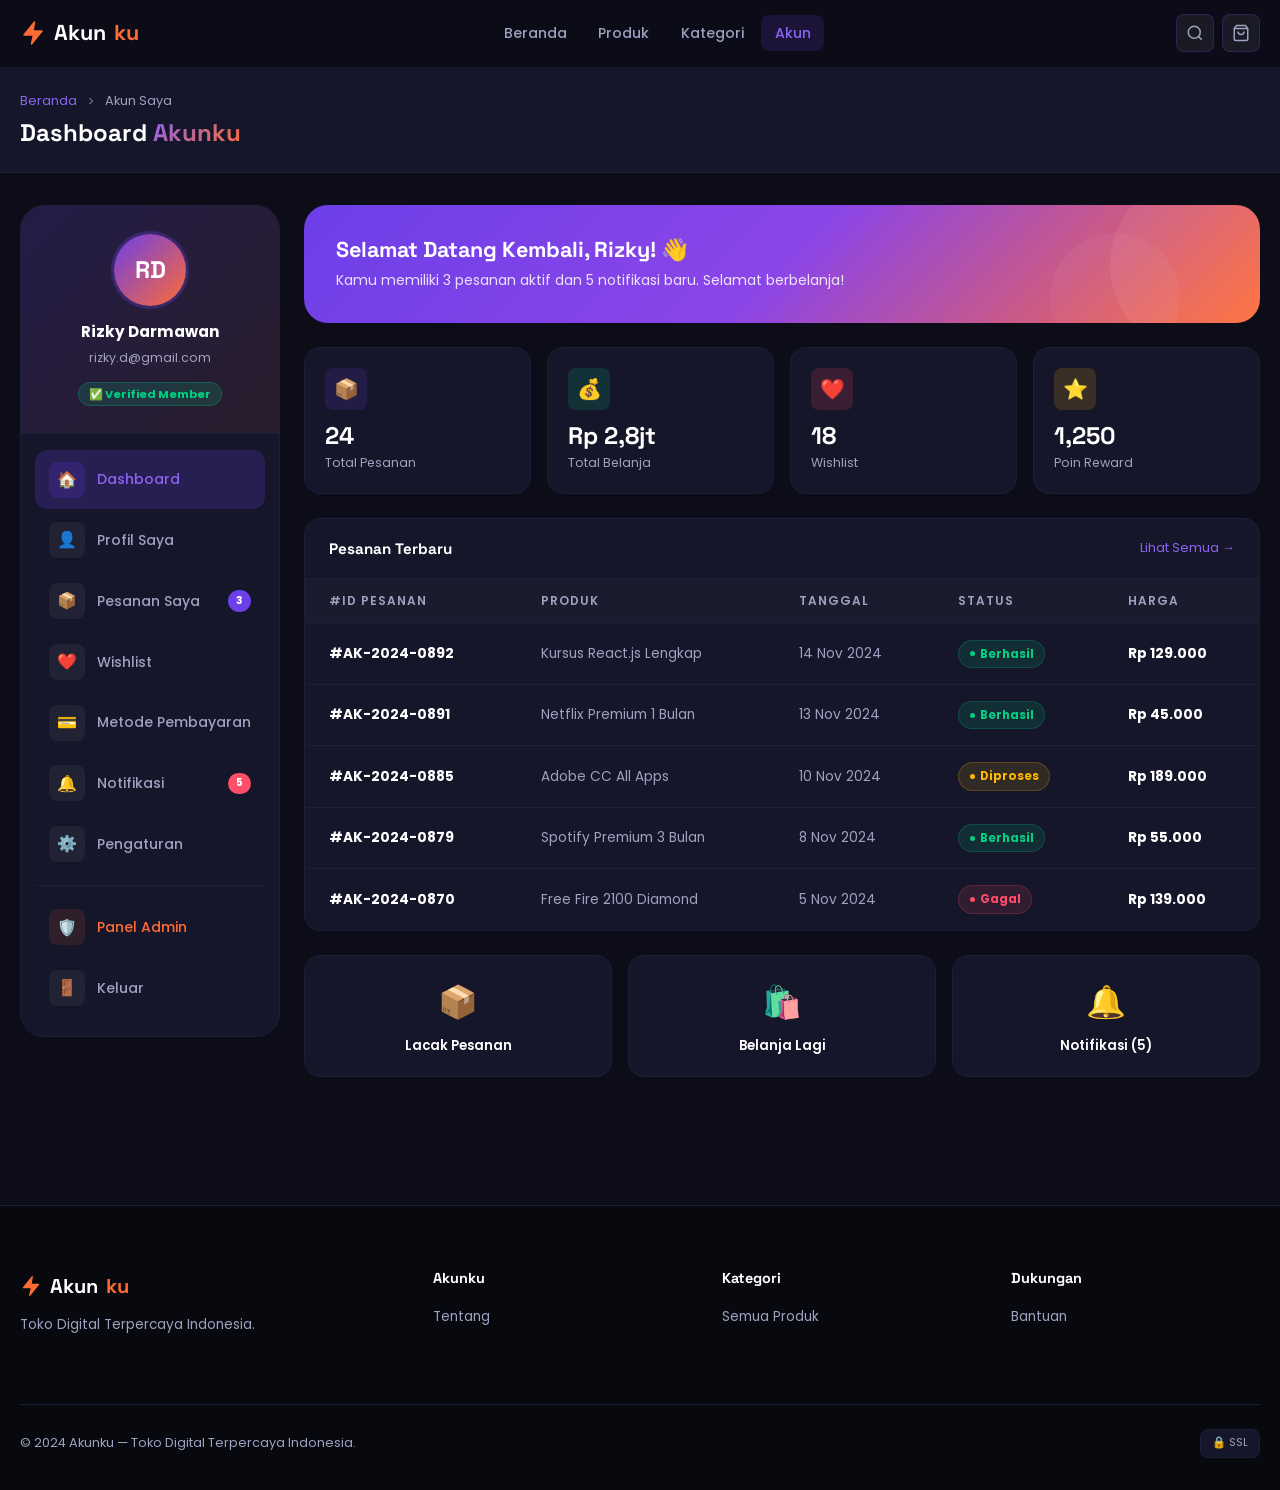
<file: account.html>
<!DOCTYPE html>
<html lang="id">
<head>
  <meta charset="UTF-8" />
  <meta name="viewport" content="width=device-width, initial-scale=1.0" />
  <title>Akun Saya — Akunku</title>
  <meta name="description" content="Kelola akun Akunku Anda — profil, pesanan, wishlist, dan panel admin.">
  <link rel="preconnect" href="https://fonts.googleapis.com" />
  <link rel="preconnect" href="https://fonts.gstatic.com" crossorigin />
  <link href="https://fonts.googleapis.com/css2?family=Poppins:wght@300;400;500;600;700;800&family=Space+Grotesk:wght@400;500;600;700;800&display=swap" rel="stylesheet" />
  <link rel="stylesheet" href="css/style.css" />
</head>
<body>

<!-- NAVBAR -->
<header id="navbar" class="navbar">
  <div class="container">
    <div class="navbar-inner">
      <a href="index.html" class="navbar-logo">
        <svg viewBox="0 0 26 26" fill="none"><path d="M14.5 2L4 15h9.5l-2 9L22 11h-9l1.5-9z" fill="#FF6B35" stroke="#FF6B35" stroke-width="1.5" stroke-linejoin="round"/></svg>
        Akun<span class="logo-accent">ku</span>
      </a>
      <nav class="navbar-links">
        <a href="index.html">Beranda</a>
        <a href="products.html">Produk</a>
        <a href="products.html">Kategori</a>
        <a href="account.html" class="active">Akun</a>
      </nav>
      <div class="navbar-actions">
        <button class="icon-btn" id="searchBtn">
          <svg viewBox="0 0 24 24" fill="none" stroke="currentColor" stroke-width="2"><circle cx="11" cy="11" r="8"/><path d="m21 21-4.35-4.35"/></svg>
        </button>
        <a href="#" class="icon-btn">
          <svg viewBox="0 0 24 24" fill="none" stroke="currentColor" stroke-width="2"><path d="M6 2 3 6v14a2 2 0 0 0 2 2h14a2 2 0 0 0 2-2V6l-3-4z"/><line x1="3" y1="6" x2="21" y2="6"/><path d="M16 10a4 4 0 0 1-8 0"/></svg>
          <span class="cart-badge">0</span>
        </a>
        <button class="hamburger" id="hamburger"><span></span><span></span><span></span></button>
      </div>
    </div>
  </div>
  <div class="mobile-nav" id="mobileNav">
    <a href="index.html">🏠 Beranda</a>
    <a href="products.html">📦 Produk</a>
    <a href="account.html" class="active">👤 Akun</a>
    <div class="mobile-nav-divider"></div>
    <div class="mobile-nav-actions">
      <a href="#" class="btn btn-outline btn-sm">Masuk</a>
      <a href="#" class="btn btn-primary btn-sm">Daftar</a>
    </div>
  </div>
</header>

<!-- PAGE HEADER -->
<div style="background:var(--card-bg);border-bottom:1px solid var(--card-border);padding:1.5rem 0;">
  <div class="container">
    <div class="page-breadcrumb" style="margin:0 0 0.5rem;">
      <a href="index.html">Beranda</a>
      <svg width="12" height="12" viewBox="0 0 24 24" fill="none" stroke="currentColor" stroke-width="2"><polyline points="9 18 15 12 9 6"/></svg>
      <span>Akun Saya</span>
    </div>
    <h1 style="font-size:1.5rem;font-weight:800;">Dashboard <span class="gradient-text">Akunku</span></h1>
  </div>
</div>

<!-- ACCOUNT LAYOUT -->
<div class="container">
  <div class="account-layout">

    <!-- SIDEBAR -->
    <aside class="account-sidebar">
      <!-- User Info -->
      <div class="sidebar-user">
        <div class="user-avatar-lg">RD</div>
        <div class="sidebar-name">Rizky Darmawan</div>
        <div class="sidebar-email">rizky.d@gmail.com</div>
        <div style="margin-top:0.75rem;">
          <span style="background:rgba(0,208,132,0.15);border:1px solid rgba(0,208,132,0.25);color:var(--success);font-size:0.7rem;font-weight:700;padding:0.2rem 0.65rem;border-radius:100px;">✅ Verified Member</span>
        </div>
      </div>

      <!-- Nav Items -->
      <nav class="sidebar-nav">
        <div class="sidebar-nav-item active" data-view="dashboard">
          <div class="nav-icon">🏠</div>
          Dashboard
        </div>
        <div class="sidebar-nav-item" data-view="profile">
          <div class="nav-icon">👤</div>
          Profil Saya
        </div>
        <div class="sidebar-nav-item" data-view="orders">
          <div class="nav-icon">📦</div>
          Pesanan Saya
          <span style="margin-left:auto;background:var(--primary);color:#fff;font-size:0.65rem;font-weight:700;padding:0.15rem 0.5rem;border-radius:100px;">3</span>
        </div>
        <div class="sidebar-nav-item" data-view="wishlist">
          <div class="nav-icon">❤️</div>
          Wishlist
        </div>
        <div class="sidebar-nav-item" data-view="payment">
          <div class="nav-icon">💳</div>
          Metode Pembayaran
        </div>
        <div class="sidebar-nav-item" data-view="notifications">
          <div class="nav-icon">🔔</div>
          Notifikasi
          <span style="margin-left:auto;background:var(--danger);color:#fff;font-size:0.65rem;font-weight:700;padding:0.15rem 0.5rem;border-radius:100px;">5</span>
        </div>
        <div class="sidebar-nav-item" data-view="settings">
          <div class="nav-icon">⚙️</div>
          Pengaturan
        </div>

        <div class="sidebar-divider"></div>

        <div class="sidebar-nav-item admin-item" data-view="admin">
          <div class="nav-icon">🛡️</div>
          Panel Admin
        </div>
        <div class="sidebar-nav-item" data-view="logout" onclick="if(confirm('Yakin ingin keluar?')) window.location.href='index.html'">
          <div class="nav-icon">🚪</div>
          Keluar
        </div>
      </nav>
    </aside>

    <!-- MAIN CONTENT -->
    <div class="account-main">

      <!-- ================================================
           VIEW: DASHBOARD
      ================================================ -->
      <div class="view-section active" id="view-dashboard">

        <!-- Welcome Card -->
        <div class="welcome-card reveal">
          <h2>Selamat Datang Kembali, Rizky! 👋</h2>
          <p>Kamu memiliki 3 pesanan aktif dan 5 notifikasi baru. Selamat berbelanja!</p>
        </div>

        <!-- Stats Row -->
        <div class="stats-row reveal">
          <div class="stat-card">
            <div class="stat-card-icon" style="background:rgba(108,63,232,0.15);">📦</div>
            <div class="stat-card-val">24</div>
            <div class="stat-card-label">Total Pesanan</div>
          </div>
          <div class="stat-card">
            <div class="stat-card-icon" style="background:rgba(0,208,132,0.15);">💰</div>
            <div class="stat-card-val">Rp 2,8jt</div>
            <div class="stat-card-label">Total Belanja</div>
          </div>
          <div class="stat-card">
            <div class="stat-card-icon" style="background:rgba(255,77,106,0.15);">❤️</div>
            <div class="stat-card-val">18</div>
            <div class="stat-card-label">Wishlist</div>
          </div>
          <div class="stat-card">
            <div class="stat-card-icon" style="background:rgba(255,184,0,0.15);">⭐</div>
            <div class="stat-card-val">1,250</div>
            <div class="stat-card-label">Poin Reward</div>
          </div>
        </div>

        <!-- Recent Orders -->
        <div class="data-table-wrap reveal">
          <div class="table-header">
            <span class="table-title">Pesanan Terbaru</span>
            <span class="table-link" onclick="document.querySelector('[data-view=orders]').click()">Lihat Semua →</span>
          </div>
          <div style="overflow-x:auto;">
            <table class="data-table">
              <thead>
                <tr>
                  <th>#ID Pesanan</th>
                  <th>Produk</th>
                  <th>Tanggal</th>
                  <th>Status</th>
                  <th>Harga</th>
                </tr>
              </thead>
              <tbody>
                <tr>
                  <td><strong>#AK-2024-0892</strong></td>
                  <td>Kursus React.js Lengkap</td>
                  <td>14 Nov 2024</td>
                  <td><span class="status-badge success">Berhasil</span></td>
                  <td><strong>Rp 129.000</strong></td>
                </tr>
                <tr>
                  <td><strong>#AK-2024-0891</strong></td>
                  <td>Netflix Premium 1 Bulan</td>
                  <td>13 Nov 2024</td>
                  <td><span class="status-badge success">Berhasil</span></td>
                  <td><strong>Rp 45.000</strong></td>
                </tr>
                <tr>
                  <td><strong>#AK-2024-0885</strong></td>
                  <td>Adobe CC All Apps</td>
                  <td>10 Nov 2024</td>
                  <td><span class="status-badge warning">Diproses</span></td>
                  <td><strong>Rp 189.000</strong></td>
                </tr>
                <tr>
                  <td><strong>#AK-2024-0879</strong></td>
                  <td>Spotify Premium 3 Bulan</td>
                  <td>8 Nov 2024</td>
                  <td><span class="status-badge success">Berhasil</span></td>
                  <td><strong>Rp 55.000</strong></td>
                </tr>
                <tr>
                  <td><strong>#AK-2024-0870</strong></td>
                  <td>Free Fire 2100 Diamond</td>
                  <td>5 Nov 2024</td>
                  <td><span class="status-badge danger">Gagal</span></td>
                  <td><strong>Rp 139.000</strong></td>
                </tr>
              </tbody>
            </table>
          </div>
        </div>

        <!-- Quick Access -->
        <div class="reveal" style="display:grid;grid-template-columns:repeat(3,1fr);gap:1rem;">
          <div onclick="document.querySelector('[data-view=orders]').click()" style="background:var(--card-bg);border:1px solid var(--card-border);border-radius:var(--radius-lg);padding:1.25rem;cursor:pointer;transition:var(--transition);text-align:center;" onmouseover="this.style.borderColor='rgba(108,63,232,0.4)'" onmouseout="this.style.borderColor='var(--card-border)'">
            <div style="font-size:2rem;margin-bottom:0.5rem;">📦</div>
            <div style="font-size:0.82rem;font-weight:600;color:#fff;">Lacak Pesanan</div>
          </div>
          <a href="products.html" style="background:var(--card-bg);border:1px solid var(--card-border);border-radius:var(--radius-lg);padding:1.25rem;cursor:pointer;transition:var(--transition);text-align:center;display:block;" onmouseover="this.style.borderColor='rgba(108,63,232,0.4)'" onmouseout="this.style.borderColor='var(--card-border)'">
            <div style="font-size:2rem;margin-bottom:0.5rem;">🛍️</div>
            <div style="font-size:0.82rem;font-weight:600;color:#fff;">Belanja Lagi</div>
          </a>
          <div onclick="document.querySelector('[data-view=notifications]').click()" style="background:var(--card-bg);border:1px solid var(--card-border);border-radius:var(--radius-lg);padding:1.25rem;cursor:pointer;transition:var(--transition);text-align:center;" onmouseover="this.style.borderColor='rgba(108,63,232,0.4)'" onmouseout="this.style.borderColor='var(--card-border)'">
            <div style="font-size:2rem;margin-bottom:0.5rem;">🔔</div>
            <div style="font-size:0.82rem;font-weight:600;color:#fff;">Notifikasi (5)</div>
          </div>
        </div>

      </div><!-- /view-dashboard -->

      <!-- ================================================
           VIEW: PROFILE
      ================================================ -->
      <div class="view-section" id="view-profile">
        <div style="display:flex;align-items:center;justify-content:space-between;margin-bottom:1.5rem;flex-wrap:wrap;gap:1rem;">
          <h2 style="font-size:1.25rem;font-weight:800;">Profil Saya</h2>
          <button class="btn btn-primary btn-sm">Simpan Perubahan</button>
        </div>

        <!-- Avatar Section -->
        <div style="background:var(--card-bg);border:1px solid var(--card-border);border-radius:var(--radius-lg);padding:1.5rem;margin-bottom:1.25rem;display:flex;align-items:center;gap:1.25rem;flex-wrap:wrap;">
          <div style="width:80px;height:80px;border-radius:50%;background:linear-gradient(135deg,var(--primary),var(--secondary));display:flex;align-items:center;justify-content:center;font-family:var(--font-heading);font-size:1.75rem;font-weight:800;color:#fff;flex-shrink:0;box-shadow:0 0 0 3px rgba(108,63,232,0.3);">RD</div>
          <div>
            <div style="font-weight:700;color:#fff;margin-bottom:0.3rem;">Foto Profil</div>
            <div style="font-size:0.8rem;color:var(--muted);margin-bottom:0.75rem;">JPG, PNG maks. 2MB</div>
            <button class="btn btn-outline btn-sm">Ubah Foto</button>
          </div>
        </div>

        <!-- Form -->
        <div style="background:var(--card-bg);border:1px solid var(--card-border);border-radius:var(--radius-lg);padding:1.5rem;">
          <div style="display:grid;grid-template-columns:1fr 1fr;gap:1rem;margin-bottom:1rem;">
            <div>
              <label style="font-size:0.8rem;font-weight:600;color:var(--muted);display:block;margin-bottom:0.4rem;">Nama Depan</label>
              <input type="text" value="Rizky" style="width:100%;background:rgba(255,255,255,0.06);border:1px solid var(--card-border);border-radius:var(--radius-sm);color:#fff;padding:0.6rem 0.875rem;font-family:var(--font-body);font-size:0.875rem;outline:none;transition:border-color 0.2s;" onfocus="this.style.borderColor='var(--primary)'" onblur="this.style.borderColor='var(--card-border)'">
            </div>
            <div>
              <label style="font-size:0.8rem;font-weight:600;color:var(--muted);display:block;margin-bottom:0.4rem;">Nama Belakang</label>
              <input type="text" value="Darmawan" style="width:100%;background:rgba(255,255,255,0.06);border:1px solid var(--card-border);border-radius:var(--radius-sm);color:#fff;padding:0.6rem 0.875rem;font-family:var(--font-body);font-size:0.875rem;outline:none;transition:border-color 0.2s;" onfocus="this.style.borderColor='var(--primary)'" onblur="this.style.borderColor='var(--card-border)'">
            </div>
          </div>
          <div style="margin-bottom:1rem;">
            <label style="font-size:0.8rem;font-weight:600;color:var(--muted);display:block;margin-bottom:0.4rem;">Email</label>
            <input type="email" value="rizky.d@gmail.com" style="width:100%;background:rgba(255,255,255,0.06);border:1px solid var(--card-border);border-radius:var(--radius-sm);color:#fff;padding:0.6rem 0.875rem;font-family:var(--font-body);font-size:0.875rem;outline:none;transition:border-color 0.2s;" onfocus="this.style.borderColor='var(--primary)'" onblur="this.style.borderColor='var(--card-border)'">
          </div>
          <div style="margin-bottom:1rem;">
            <label style="font-size:0.8rem;font-weight:600;color:var(--muted);display:block;margin-bottom:0.4rem;">Nomor HP</label>
            <input type="tel" value="+62 812 3456 7890" style="width:100%;background:rgba(255,255,255,0.06);border:1px solid var(--card-border);border-radius:var(--radius-sm);color:#fff;padding:0.6rem 0.875rem;font-family:var(--font-body);font-size:0.875rem;outline:none;transition:border-color 0.2s;" onfocus="this.style.borderColor='var(--primary)'" onblur="this.style.borderColor='var(--card-border)'">
          </div>
          <div>
            <label style="font-size:0.8rem;font-weight:600;color:var(--muted);display:block;margin-bottom:0.4rem;">Bio</label>
            <textarea rows="3" style="width:100%;background:rgba(255,255,255,0.06);border:1px solid var(--card-border);border-radius:var(--radius-sm);color:#fff;padding:0.6rem 0.875rem;font-family:var(--font-body);font-size:0.875rem;outline:none;resize:vertical;transition:border-color 0.2s;" onfocus="this.style.borderColor='var(--primary)'" onblur="this.style.borderColor='var(--card-border)'">Developer & Digital Enthusiast. Suka beli kursus online dan produk digital.</textarea>
          </div>
        </div>
      </div><!-- /view-profile -->

      <!-- ================================================
           VIEW: ORDERS
      ================================================ -->
      <div class="view-section" id="view-orders">
        <div style="display:flex;align-items:center;justify-content:space-between;margin-bottom:1.5rem;flex-wrap:wrap;gap:1rem;">
          <h2 style="font-size:1.25rem;font-weight:800;">Pesanan Saya</h2>
          <div style="display:flex;gap:0.5rem;">
            <select style="background:var(--card-bg);border:1px solid var(--card-border);border-radius:var(--radius-sm);color:#fff;padding:0.45rem 0.75rem;font-family:var(--font-body);font-size:0.8rem;outline:none;">
              <option>Semua Status</option>
              <option>Berhasil</option>
              <option>Diproses</option>
              <option>Gagal</option>
            </select>
          </div>
        </div>

        <div class="data-table-wrap">
          <div style="overflow-x:auto;">
            <table class="data-table">
              <thead>
                <tr>
                  <th>#ID Pesanan</th>
                  <th>Produk</th>
                  <th>Tanggal</th>
                  <th>Status</th>
                  <th>Harga</th>
                  <th>Aksi</th>
                </tr>
              </thead>
              <tbody>
                <tr>
                  <td><strong>#AK-2024-0892</strong></td>
                  <td>Kursus React.js Lengkap</td>
                  <td>14 Nov 2024</td>
                  <td><span class="status-badge success">Berhasil</span></td>
                  <td><strong>Rp 129.000</strong></td>
                  <td><a href="product-detail.html" style="font-size:0.75rem;color:var(--primary-light);">Unduh</a></td>
                </tr>
                <tr>
                  <td><strong>#AK-2024-0891</strong></td>
                  <td>Netflix Premium 1 Bulan</td>
                  <td>13 Nov 2024</td>
                  <td><span class="status-badge success">Berhasil</span></td>
                  <td><strong>Rp 45.000</strong></td>
                  <td><a href="#" style="font-size:0.75rem;color:var(--primary-light);">Unduh</a></td>
                </tr>
                <tr>
                  <td><strong>#AK-2024-0885</strong></td>
                  <td>Adobe CC All Apps 1 Bulan</td>
                  <td>10 Nov 2024</td>
                  <td><span class="status-badge warning">Diproses</span></td>
                  <td><strong>Rp 189.000</strong></td>
                  <td><a href="#" style="font-size:0.75rem;color:var(--muted);">Menunggu</a></td>
                </tr>
                <tr>
                  <td><strong>#AK-2024-0879</strong></td>
                  <td>Spotify Premium 3 Bulan</td>
                  <td>8 Nov 2024</td>
                  <td><span class="status-badge success">Berhasil</span></td>
                  <td><strong>Rp 55.000</strong></td>
                  <td><a href="#" style="font-size:0.75rem;color:var(--primary-light);">Unduh</a></td>
                </tr>
                <tr>
                  <td><strong>#AK-2024-0870</strong></td>
                  <td>Free Fire 2100 Diamond</td>
                  <td>5 Nov 2024</td>
                  <td><span class="status-badge danger">Gagal</span></td>
                  <td><strong>Rp 139.000</strong></td>
                  <td><a href="#" style="font-size:0.75rem;color:var(--secondary);">Refund</a></td>
                </tr>
                <tr>
                  <td><strong>#AK-2024-0865</strong></td>
                  <td>Canva Pro 1 Bulan</td>
                  <td>2 Nov 2024</td>
                  <td><span class="status-badge success">Berhasil</span></td>
                  <td><strong>Rp 29.000</strong></td>
                  <td><a href="#" style="font-size:0.75rem;color:var(--primary-light);">Unduh</a></td>
                </tr>
              </tbody>
            </table>
          </div>
        </div>
      </div><!-- /view-orders -->

      <!-- ================================================
           VIEW: WISHLIST
      ================================================ -->
      <div class="view-section" id="view-wishlist">
        <h2 style="font-size:1.25rem;font-weight:800;margin-bottom:1.5rem;">Wishlist Saya ❤️</h2>

        <div class="products-grid" style="grid-template-columns:repeat(3,1fr);">
          <div class="product-card">
            <div class="product-thumb"><div class="product-thumb-img gt-6">🎨</div><span class="product-badge">Software</span><span class="discount-badge">-46%</span></div>
            <div class="product-body">
              <div class="product-name">Adobe CC All Apps 1 Bulan</div>
              <div class="product-pricing"><span class="price-original">Rp 350.000</span><span class="price-final">Rp 189.000</span></div>
              <div class="product-footer"><button class="btn btn-primary btn-sm btn-full add-to-cart">Beli Sekarang</button></div>
            </div>
          </div>
          <div class="product-card">
            <div class="product-thumb"><div class="product-thumb-img gt-8">🤖</div><span class="product-badge">Tools</span><span class="discount-badge">-50%</span></div>
            <div class="product-body">
              <div class="product-name">ChatGPT Plus Premium 1 Bulan</div>
              <div class="product-pricing"><span class="price-original">Rp 320.000</span><span class="price-final">Rp 159.000</span></div>
              <div class="product-footer"><button class="btn btn-primary btn-sm btn-full add-to-cart">Beli Sekarang</button></div>
            </div>
          </div>
          <div class="product-card">
            <div class="product-thumb"><div class="product-thumb-img gt-5">📈</div><span class="product-badge">Ebook</span><span class="discount-badge">-56%</span></div>
            <div class="product-body">
              <div class="product-name">Investasi Saham Pemula 2024</div>
              <div class="product-pricing"><span class="price-original">Rp 79.000</span><span class="price-final">Rp 35.000</span></div>
              <div class="product-footer"><button class="btn btn-primary btn-sm btn-full add-to-cart">Beli Sekarang</button></div>
            </div>
          </div>
        </div>
      </div><!-- /view-wishlist -->

      <!-- ================================================
           VIEW: PAYMENT
      ================================================ -->
      <div class="view-section" id="view-payment">
        <div style="display:flex;align-items:center;justify-content:space-between;margin-bottom:1.5rem;">
          <h2 style="font-size:1.25rem;font-weight:800;">Metode Pembayaran</h2>
          <button class="btn btn-primary btn-sm">+ Tambah Metode</button>
        </div>
        <div style="display:flex;flex-direction:column;gap:1rem;">
          <div style="background:var(--card-bg);border:1px solid var(--primary);border-radius:var(--radius-lg);padding:1.25rem;display:flex;align-items:center;gap:1rem;">
            <div style="width:48px;height:48px;border-radius:var(--radius-sm);background:linear-gradient(135deg,#003087,#0057b8);display:flex;align-items:center;justify-content:center;font-size:1.25rem;flex-shrink:0;">💳</div>
            <div style="flex:1;"><div style="font-weight:700;color:#fff;">GoPay</div><div style="font-size:0.8rem;color:var(--muted);">Saldo: Rp 250.000</div></div>
            <span style="background:rgba(0,208,132,0.15);color:var(--success);font-size:0.7rem;font-weight:700;padding:0.2rem 0.6rem;border-radius:100px;border:1px solid rgba(0,208,132,0.2);">Utama</span>
          </div>
          <div style="background:var(--card-bg);border:1px solid var(--card-border);border-radius:var(--radius-lg);padding:1.25rem;display:flex;align-items:center;gap:1rem;">
            <div style="width:48px;height:48px;border-radius:var(--radius-sm);background:linear-gradient(135deg,#00AE00,#006600);display:flex;align-items:center;justify-content:center;font-size:1.25rem;flex-shrink:0;">🏦</div>
            <div style="flex:1;"><div style="font-weight:700;color:#fff;">OVO</div><div style="font-size:0.8rem;color:var(--muted);">Saldo: Rp 100.000</div></div>
          </div>
          <div style="background:var(--card-bg);border:1px solid var(--card-border);border-radius:var(--radius-lg);padding:1.25rem;display:flex;align-items:center;gap:1rem;">
            <div style="width:48px;height:48px;border-radius:var(--radius-sm);background:linear-gradient(135deg,#0070BA,#1546A0);display:flex;align-items:center;justify-content:center;font-size:1.25rem;flex-shrink:0;">🏧</div>
            <div style="flex:1;"><div style="font-weight:700;color:#fff;">BCA Virtual Account</div><div style="font-size:0.8rem;color:var(--muted);">1234-5678-9012-3456</div></div>
          </div>
        </div>
      </div><!-- /view-payment -->

      <!-- ================================================
           VIEW: NOTIFICATIONS
      ================================================ -->
      <div class="view-section" id="view-notifications">
        <div style="display:flex;align-items:center;justify-content:space-between;margin-bottom:1.5rem;">
          <h2 style="font-size:1.25rem;font-weight:800;">Notifikasi 🔔</h2>
          <button class="btn btn-outline btn-sm" onclick="this.textContent='Semua dibaca ✓'">Tandai Semua Dibaca</button>
        </div>
        <div style="display:flex;flex-direction:column;gap:0.75rem;">
          <div style="background:var(--card-bg);border:1px solid rgba(108,63,232,0.3);border-radius:var(--radius-lg);padding:1.1rem 1.25rem;display:flex;gap:0.875rem;align-items:flex-start;">
            <div style="width:40px;height:40px;border-radius:50%;background:rgba(0,208,132,0.15);display:flex;align-items:center;justify-content:center;font-size:1.1rem;flex-shrink:0;">✅</div>
            <div style="flex:1;">
              <div style="font-weight:600;font-size:0.875rem;color:#fff;margin-bottom:0.2rem;">Pesanan Berhasil! #AK-2024-0892</div>
              <div style="font-size:0.8rem;color:var(--muted);">Kursus React.js Lengkap telah berhasil dibeli. Cek email kamu untuk link akses.</div>
              <div style="font-size:0.72rem;color:var(--muted);margin-top:0.35rem;">2 jam lalu</div>
            </div>
            <div style="width:8px;height:8px;border-radius:50%;background:var(--primary);flex-shrink:0;margin-top:4px;"></div>
          </div>
          <div style="background:var(--card-bg);border:1px solid rgba(255,107,53,0.25);border-radius:var(--radius-lg);padding:1.1rem 1.25rem;display:flex;gap:0.875rem;align-items:flex-start;">
            <div style="width:40px;height:40px;border-radius:50%;background:rgba(255,107,53,0.15);display:flex;align-items:center;justify-content:center;font-size:1.1rem;flex-shrink:0;">⚡</div>
            <div style="flex:1;">
              <div style="font-weight:600;font-size:0.875rem;color:#fff;margin-bottom:0.2rem;">Flash Sale dimulai! Diskon hingga 70%</div>
              <div style="font-size:0.8rem;color:var(--muted);">Jangan lewatkan Flash Sale hari ini. Banyak produk dengan diskon besar!</div>
              <div style="font-size:0.72rem;color:var(--muted);margin-top:0.35rem;">5 jam lalu</div>
            </div>
            <div style="width:8px;height:8px;border-radius:50%;background:var(--secondary);flex-shrink:0;margin-top:4px;"></div>
          </div>
          <div style="background:var(--card-bg);border:1px solid var(--card-border);border-radius:var(--radius-lg);padding:1.1rem 1.25rem;display:flex;gap:0.875rem;align-items:flex-start;opacity:0.7;">
            <div style="width:40px;height:40px;border-radius:50%;background:rgba(255,255,255,0.05);display:flex;align-items:center;justify-content:center;font-size:1.1rem;flex-shrink:0;">🎁</div>
            <div style="flex:1;">
              <div style="font-weight:600;font-size:0.875rem;color:#fff;margin-bottom:0.2rem;">Poin reward kamu bertambah!</div>
              <div style="font-size:0.8rem;color:var(--muted);">Kamu mendapatkan 129 poin dari pembelian terakhir. Total: 1,250 poin.</div>
              <div style="font-size:0.72rem;color:var(--muted);margin-top:0.35rem;">1 hari lalu</div>
            </div>
          </div>
          <div style="background:var(--card-bg);border:1px solid var(--card-border);border-radius:var(--radius-lg);padding:1.1rem 1.25rem;display:flex;gap:0.875rem;align-items:flex-start;opacity:0.7;">
            <div style="width:40px;height:40px;border-radius:50%;background:rgba(255,77,106,0.12);display:flex;align-items:center;justify-content:center;font-size:1.1rem;flex-shrink:0;">⚠️</div>
            <div style="flex:1;">
              <div style="font-weight:600;font-size:0.875rem;color:#fff;margin-bottom:0.2rem;">Pesanan gagal #AK-2024-0870</div>
              <div style="font-size:0.8rem;color:var(--muted);">Pembayaran untuk Free Fire 2100 Diamond gagal diproses. Silakan coba lagi.</div>
              <div style="font-size:0.72rem;color:var(--muted);margin-top:0.35rem;">3 hari lalu</div>
            </div>
          </div>
          <div style="background:var(--card-bg);border:1px solid var(--card-border);border-radius:var(--radius-lg);padding:1.1rem 1.25rem;display:flex;gap:0.875rem;align-items:flex-start;opacity:0.7;">
            <div style="width:40px;height:40px;border-radius:50%;background:rgba(108,63,232,0.12);display:flex;align-items:center;justify-content:center;font-size:1.1rem;flex-shrink:0;">🔐</div>
            <div style="flex:1;">
              <div style="font-weight:600;font-size:0.875rem;color:#fff;margin-bottom:0.2rem;">Login dari perangkat baru terdeteksi</div>
              <div style="font-size:0.8rem;color:var(--muted);">Login berhasil dari Chrome di Windows 10. Jakarta, Indonesia.</div>
              <div style="font-size:0.72rem;color:var(--muted);margin-top:0.35rem;">5 hari lalu</div>
            </div>
          </div>
        </div>
      </div><!-- /view-notifications -->

      <!-- ================================================
           VIEW: SETTINGS
      ================================================ -->
      <div class="view-section" id="view-settings">
        <h2 style="font-size:1.25rem;font-weight:800;margin-bottom:1.5rem;">Pengaturan ⚙️</h2>
        <div style="display:flex;flex-direction:column;gap:1rem;">
          <div style="background:var(--card-bg);border:1px solid var(--card-border);border-radius:var(--radius-lg);padding:1.25rem;">
            <h4 style="font-size:0.9rem;margin-bottom:1rem;">Notifikasi Email</h4>
            <div style="display:flex;flex-direction:column;gap:0.75rem;">
              <label style="display:flex;align-items:center;justify-content:space-between;cursor:pointer;">
                <span style="font-size:0.875rem;color:var(--muted);">Pesanan berhasil</span>
                <input type="checkbox" checked style="accent-color:var(--primary);width:16px;height:16px;">
              </label>
              <label style="display:flex;align-items:center;justify-content:space-between;cursor:pointer;">
                <span style="font-size:0.875rem;color:var(--muted);">Flash sale & promo</span>
                <input type="checkbox" checked style="accent-color:var(--primary);width:16px;height:16px;">
              </label>
              <label style="display:flex;align-items:center;justify-content:space-between;cursor:pointer;">
                <span style="font-size:0.875rem;color:var(--muted);">Newsletter mingguan</span>
                <input type="checkbox" style="accent-color:var(--primary);width:16px;height:16px;">
              </label>
            </div>
          </div>
          <div style="background:var(--card-bg);border:1px solid var(--card-border);border-radius:var(--radius-lg);padding:1.25rem;">
            <h4 style="font-size:0.9rem;margin-bottom:1rem;">Keamanan</h4>
            <div style="display:flex;flex-direction:column;gap:0.75rem;">
              <button class="btn btn-outline btn-sm" style="width:fit-content;">Ubah Password</button>
              <button class="btn btn-outline btn-sm" style="width:fit-content;">Aktifkan 2FA</button>
              <button class="btn btn-sm" style="width:fit-content;background:rgba(255,77,106,0.12);border:1px solid rgba(255,77,106,0.3);color:var(--danger);">Hapus Akun</button>
            </div>
          </div>
        </div>
      </div><!-- /view-settings -->

      <!-- ================================================
           VIEW: ADMIN PANEL
      ================================================ -->
      <div class="view-section" id="view-admin">
        <div class="admin-header">
          <div>
            <h2 style="font-size:1.25rem;font-weight:800;">Panel Admin 🛡️</h2>
            <p style="font-size:0.82rem;color:var(--muted);margin-top:0.25rem;">Kelola toko dan pantau performa Akunku</p>
          </div>
          <div class="admin-toggle">
            <button class="toggle-btn active" data-toggle="overview">📊 Overview</button>
            <button class="toggle-btn" data-toggle="products">📦 Produk</button>
            <button class="toggle-btn" data-toggle="users">👥 Pengguna</button>
          </div>
        </div>

        <!-- Admin Sub: Overview -->
        <div class="admin-sub-view" id="admin-overview">
          <!-- Admin Stats -->
          <div class="stats-row reveal" style="margin-bottom:1.25rem;">
            <div class="stat-card" style="border-color:rgba(108,63,232,0.3);">
              <div class="stat-card-icon" style="background:rgba(108,63,232,0.15);">📦</div>
              <div class="stat-card-val">1,248</div>
              <div class="stat-card-label">Total Produk</div>
            </div>
            <div class="stat-card" style="border-color:rgba(0,208,132,0.3);">
              <div class="stat-card-icon" style="background:rgba(0,208,132,0.15);">👥</div>
              <div class="stat-card-val">52,341</div>
              <div class="stat-card-label">Total Pengguna</div>
            </div>
            <div class="stat-card" style="border-color:rgba(255,107,53,0.3);">
              <div class="stat-card-icon" style="background:rgba(255,107,53,0.15);">💰</div>
              <div class="stat-card-val">Rp 8,4jt</div>
              <div class="stat-card-label">Pendapatan Hari Ini</div>
            </div>
            <div class="stat-card" style="border-color:rgba(255,184,0,0.3);">
              <div class="stat-card-icon" style="background:rgba(255,184,0,0.15);">🛒</div>
              <div class="stat-card-val">127</div>
              <div class="stat-card-label">Pesanan Baru</div>
            </div>
          </div>

          <!-- Quick Actions -->
          <div class="quick-actions reveal">
            <div class="quick-action">
              <div class="qa-icon">➕</div>
              <div class="qa-label">Tambah Produk</div>
            </div>
            <div class="quick-action">
              <div class="qa-icon">👥</div>
              <div class="qa-label">Kelola Pengguna</div>
            </div>
            <div class="quick-action">
              <div class="qa-icon">📊</div>
              <div class="qa-label">Lihat Laporan</div>
            </div>
            <div class="quick-action">
              <div class="qa-icon">🏪</div>
              <div class="qa-label">Pengaturan Toko</div>
            </div>
          </div>

          <!-- Recent Transactions -->
          <div class="data-table-wrap reveal">
            <div class="table-header">
              <span class="table-title">Transaksi Terkini</span>
              <span class="table-link">Ekspor CSV →</span>
            </div>
            <div style="overflow-x:auto;">
              <table class="data-table">
                <thead>
                  <tr>
                    <th>ID Transaksi</th>
                    <th>Pembeli</th>
                    <th>Produk</th>
                    <th>Waktu</th>
                    <th>Status</th>
                    <th>Nominal</th>
                  </tr>
                </thead>
                <tbody>
                  <tr>
                    <td><strong>#TRX-9241</strong></td>
                    <td>Andi Saputra</td>
                    <td>Netflix Premium</td>
                    <td>14:32 WIB</td>
                    <td><span class="status-badge success">Sukses</span></td>
                    <td><strong style="color:var(--success);">+Rp 45.000</strong></td>
                  </tr>
                  <tr>
                    <td><strong>#TRX-9240</strong></td>
                    <td>Budi Santoso</td>
                    <td>Adobe CC All Apps</td>
                    <td>14:18 WIB</td>
                    <td><span class="status-badge success">Sukses</span></td>
                    <td><strong style="color:var(--success);">+Rp 189.000</strong></td>
                  </tr>
                  <tr>
                    <td><strong>#TRX-9239</strong></td>
                    <td>Citra Dewi</td>
                    <td>Kursus React.js</td>
                    <td>13:55 WIB</td>
                    <td><span class="status-badge warning">Diproses</span></td>
                    <td><strong>Rp 129.000</strong></td>
                  </tr>
                  <tr>
                    <td><strong>#TRX-9238</strong></td>
                    <td>Danu Wiratama</td>
                    <td>ChatGPT Plus</td>
                    <td>13:41 WIB</td>
                    <td><span class="status-badge success">Sukses</span></td>
                    <td><strong style="color:var(--success);">+Rp 159.000</strong></td>
                  </tr>
                  <tr>
                    <td><strong>#TRX-9237</strong></td>
                    <td>Eka Pertiwi</td>
                    <td>Free Fire Diamond</td>
                    <td>13:22 WIB</td>
                    <td><span class="status-badge danger">Gagal</span></td>
                    <td><strong style="color:var(--danger);">Rp 139.000</strong></td>
                  </tr>
                </tbody>
              </table>
            </div>
          </div>
        </div><!-- /admin-overview -->

        <!-- Admin Sub: Products -->
        <div class="admin-sub-view" id="admin-products" style="display:none;">
          <div style="display:flex;align-items:center;justify-content:space-between;margin-bottom:1.25rem;flex-wrap:wrap;gap:0.75rem;">
            <h3 style="font-size:1rem;font-weight:700;">Kelola Produk</h3>
            <button class="btn btn-primary btn-sm">+ Tambah Produk Baru</button>
          </div>
          <div class="data-table-wrap">
            <div style="overflow-x:auto;">
              <table class="data-table">
                <thead><tr><th>Produk</th><th>Kategori</th><th>Harga</th><th>Terjual</th><th>Status</th><th>Aksi</th></tr></thead>
                <tbody>
                  <tr><td><strong>Kursus React.js</strong></td><td>Video</td><td>Rp 129.000</td><td>12,400</td><td><span class="status-badge success">Aktif</span></td><td><button class="btn btn-outline btn-sm" style="font-size:0.7rem;padding:0.2rem 0.5rem;">Edit</button></td></tr>
                  <tr><td><strong>Netflix Premium</strong></td><td>VIP</td><td>Rp 45.000</td><td>34,200</td><td><span class="status-badge success">Aktif</span></td><td><button class="btn btn-outline btn-sm" style="font-size:0.7rem;padding:0.2rem 0.5rem;">Edit</button></td></tr>
                  <tr><td><strong>Adobe CC All Apps</strong></td><td>Software</td><td>Rp 189.000</td><td>8,900</td><td><span class="status-badge warning">Review</span></td><td><button class="btn btn-outline btn-sm" style="font-size:0.7rem;padding:0.2rem 0.5rem;">Edit</button></td></tr>
                  <tr><td><strong>ChatGPT Plus</strong></td><td>Tools</td><td>Rp 159.000</td><td>5,320</td><td><span class="status-badge success">Aktif</span></td><td><button class="btn btn-outline btn-sm" style="font-size:0.7rem;padding:0.2rem 0.5rem;">Edit</button></td></tr>
                  <tr><td><strong>Free Fire Diamond</strong></td><td>Game</td><td>Rp 139.000</td><td>56,780</td><td><span class="status-badge success">Aktif</span></td><td><button class="btn btn-outline btn-sm" style="font-size:0.7rem;padding:0.2rem 0.5rem;">Edit</button></td></tr>
                </tbody>
              </table>
            </div>
          </div>
        </div><!-- /admin-products -->

        <!-- Admin Sub: Users -->
        <div class="admin-sub-view" id="admin-users" style="display:none;">
          <div style="display:flex;align-items:center;justify-content:space-between;margin-bottom:1.25rem;">
            <h3 style="font-size:1rem;font-weight:700;">Kelola Pengguna</h3>
          </div>
          <div class="data-table-wrap">
            <div style="overflow-x:auto;">
              <table class="data-table">
                <thead><tr><th>Pengguna</th><th>Email</th><th>Bergabung</th><th>Total Belanja</th><th>Status</th></tr></thead>
                <tbody>
                  <tr><td><strong>Rizky Darmawan</strong></td><td>rizky.d@gmail.com</td><td>Jan 2024</td><td>Rp 2,8jt</td><td><span class="status-badge success">Aktif</span></td></tr>
                  <tr><td><strong>Sari Andriani</strong></td><td>sari.a@email.com</td><td>Feb 2024</td><td>Rp 1,2jt</td><td><span class="status-badge success">Aktif</span></td></tr>
                  <tr><td><strong>Budi Santoso</strong></td><td>budi.s@yahoo.com</td><td>Mar 2024</td><td>Rp 890rb</td><td><span class="status-badge warning">Verifikasi</span></td></tr>
                  <tr><td><strong>Dimas Pratama</strong></td><td>dimas.p@gmail.com</td><td>Apr 2024</td><td>Rp 3,5jt</td><td><span class="status-badge success">Aktif</span></td></tr>
                  <tr><td><strong>Eka Pertiwi</strong></td><td>eka.p@email.com</td><td>Mei 2024</td><td>Rp 450rb</td><td><span class="status-badge danger">Banned</span></td></tr>
                </tbody>
              </table>
            </div>
          </div>
        </div><!-- /admin-users -->

      </div><!-- /view-admin -->

    </div><!-- /account-main -->
  </div><!-- /account-layout -->
</div>

<!-- FOOTER -->
<footer class="footer" style="margin-top:4rem;">
  <div class="container">
    <div class="footer-grid">
      <div class="footer-brand">
        <div class="footer-logo">
          <svg width="22" height="22" viewBox="0 0 26 26" fill="none"><path d="M14.5 2L4 15h9.5l-2 9L22 11h-9l1.5-9z" fill="#FF6B35" stroke="#FF6B35" stroke-width="1.5" stroke-linejoin="round"/></svg>
          Akun<span class="logo-accent">ku</span>
        </div>
        <p class="footer-tagline">Toko Digital Terpercaya Indonesia.</p>
      </div>
      <div class="footer-col"><h4>Akunku</h4><ul class="footer-links"><li><a href="#">Tentang</a></li></ul></div>
      <div class="footer-col"><h4>Kategori</h4><ul class="footer-links"><li><a href="products.html">Semua Produk</a></li></ul></div>
      <div class="footer-col"><h4>Dukungan</h4><ul class="footer-links"><li><a href="#">Bantuan</a></li></ul></div>
    </div>
    <div class="footer-bottom">
      <p>© 2024 Akunku — Toko Digital Terpercaya Indonesia.</p>
      <div class="footer-badges"><span class="footer-badge">🔒 SSL</span></div>
    </div>
  </div>
</footer>

<style>
  /* Wishlist grid responsive */
  @media (max-width: 767px) {
    #view-wishlist .products-grid {
      grid-template-columns: repeat(2, 1fr) !important;
    }
  }
</style>

<script src="js/main.js"></script>
</body>
</html>
</file>
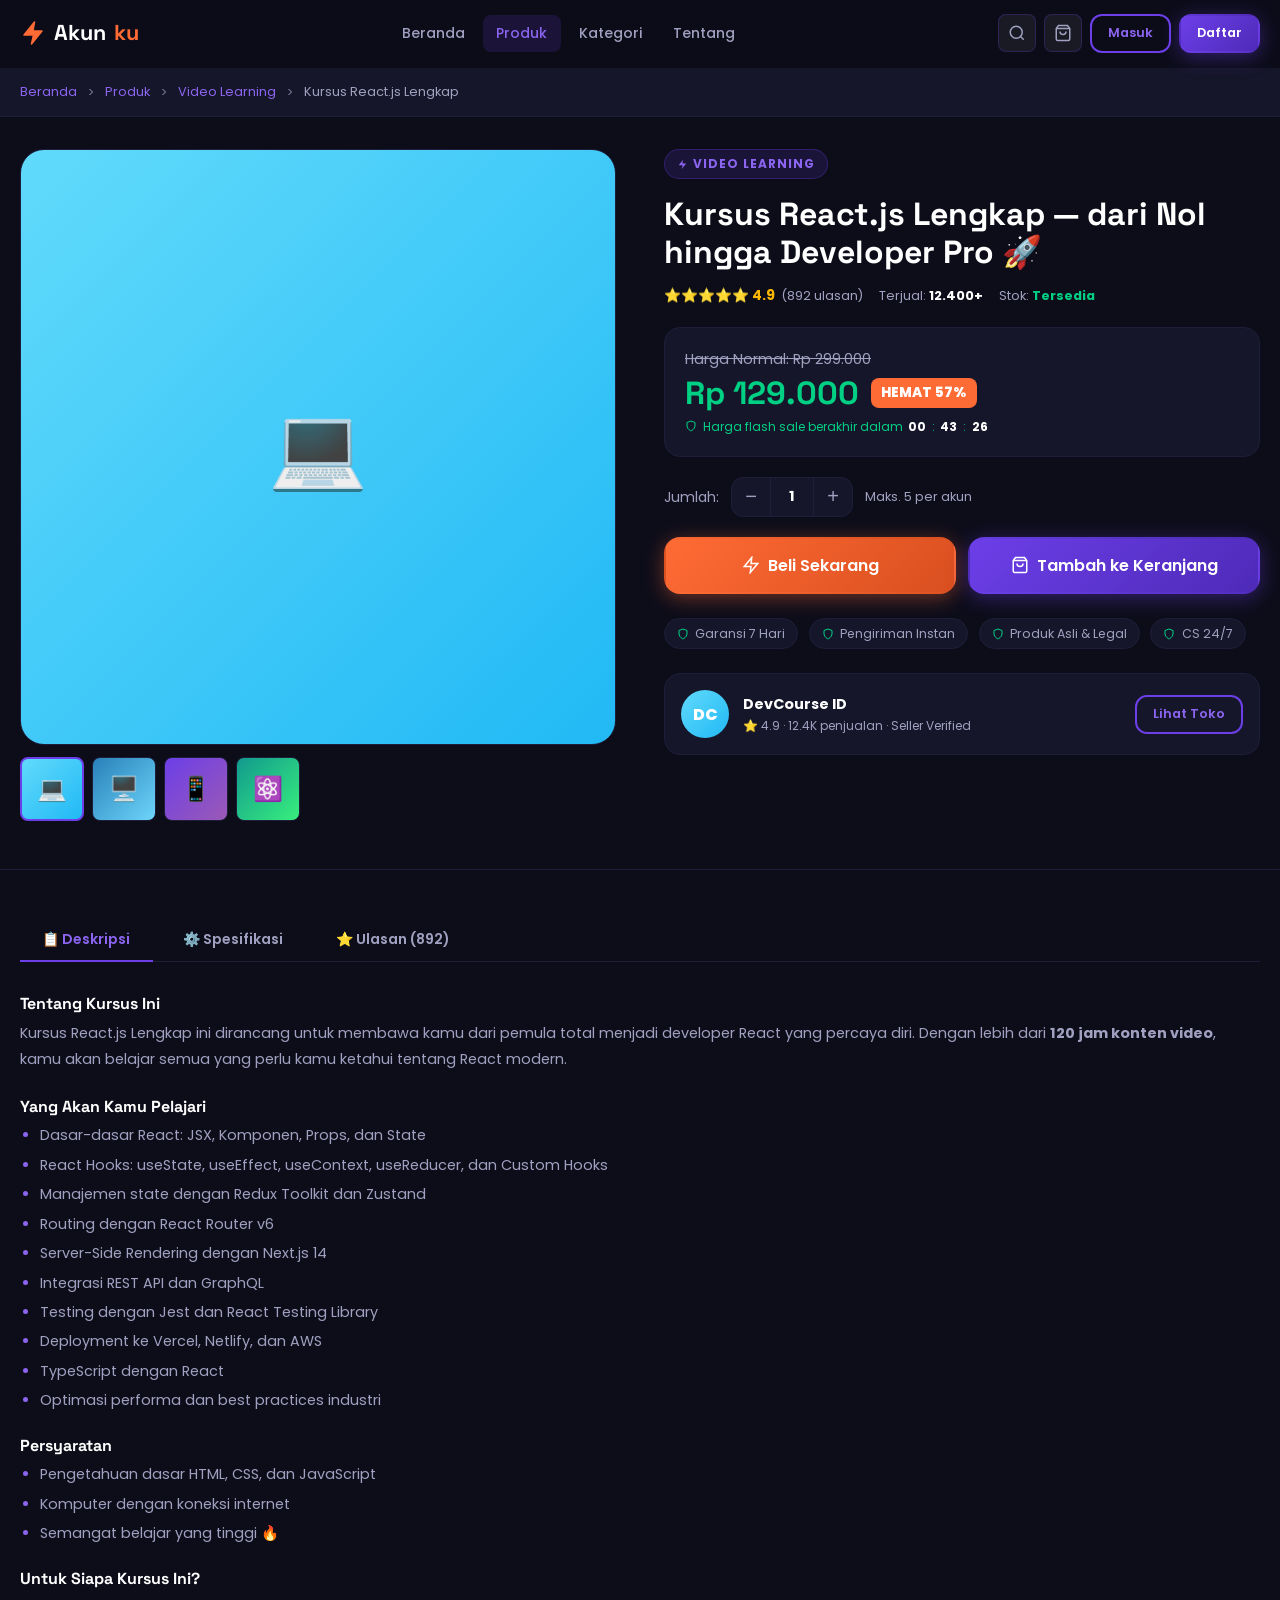
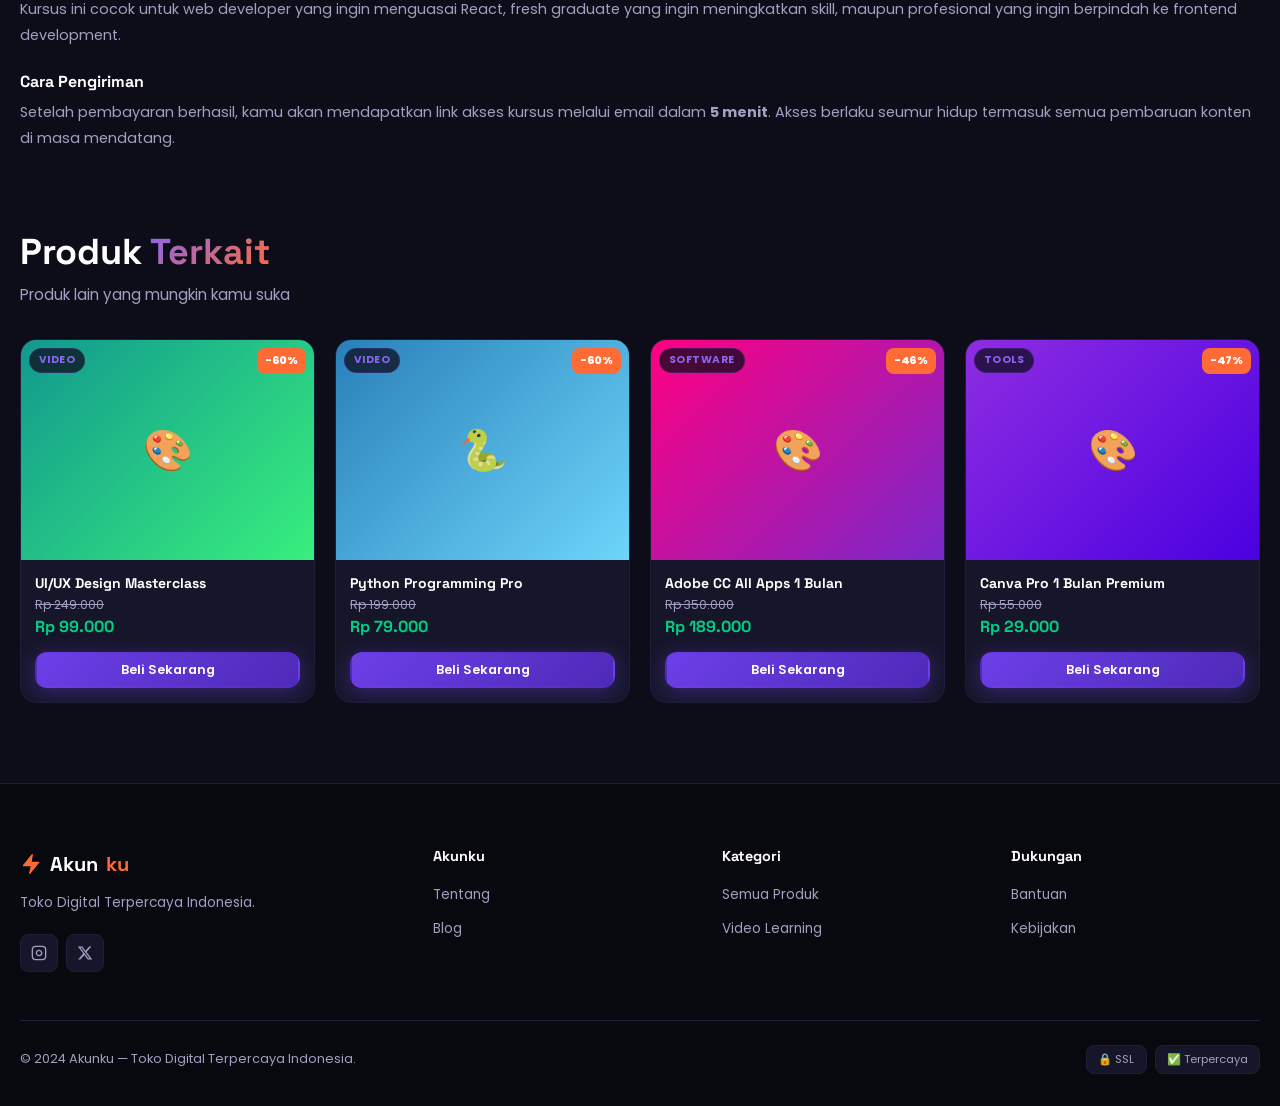
<file: product-detail.html>
<!DOCTYPE html>
<html lang="id">
<head>
  <meta charset="UTF-8" />
  <meta name="viewport" content="width=device-width, initial-scale=1.0" />
  <title>Kursus React.js Lengkap — Akunku</title>
  <meta name="description" content="Kursus React.js Lengkap dari Nol hingga Pro. Pelajari React, Redux, Next.js dan lebih banyak lagi dengan harga terjangkau di Akunku.">
  <link rel="preconnect" href="https://fonts.googleapis.com" />
  <link rel="preconnect" href="https://fonts.gstatic.com" crossorigin />
  <link href="https://fonts.googleapis.com/css2?family=Poppins:wght@300;400;500;600;700;800&family=Space+Grotesk:wght@400;500;600;700;800&display=swap" rel="stylesheet" />
  <link rel="stylesheet" href="css/style.css" />
</head>
<body>

<!-- NAVBAR -->
<header id="navbar" class="navbar">
  <div class="container">
    <div class="navbar-inner">
      <a href="index.html" class="navbar-logo">
        <svg viewBox="0 0 26 26" fill="none"><path d="M14.5 2L4 15h9.5l-2 9L22 11h-9l1.5-9z" fill="#FF6B35" stroke="#FF6B35" stroke-width="1.5" stroke-linejoin="round"/></svg>
        Akun<span class="logo-accent">ku</span>
      </a>
      <nav class="navbar-links">
        <a href="index.html">Beranda</a>
        <a href="products.html" class="active">Produk</a>
        <a href="products.html">Kategori</a>
        <a href="account.html">Tentang</a>
      </nav>
      <div class="navbar-actions">
        <button class="icon-btn" id="searchBtn">
          <svg viewBox="0 0 24 24" fill="none" stroke="currentColor" stroke-width="2"><circle cx="11" cy="11" r="8"/><path d="m21 21-4.35-4.35"/></svg>
        </button>
        <a href="#" class="icon-btn">
          <svg viewBox="0 0 24 24" fill="none" stroke="currentColor" stroke-width="2"><path d="M6 2 3 6v14a2 2 0 0 0 2 2h14a2 2 0 0 0 2-2V6l-3-4z"/><line x1="3" y1="6" x2="21" y2="6"/><path d="M16 10a4 4 0 0 1-8 0"/></svg>
          <span class="cart-badge">0</span>
        </a>
        <a href="account.html" class="btn btn-outline btn-sm">Masuk</a>
        <a href="account.html" class="btn btn-primary btn-sm">Daftar</a>
        <button class="hamburger" id="hamburger"><span></span><span></span><span></span></button>
      </div>
    </div>
  </div>
  <div class="mobile-nav" id="mobileNav">
    <a href="index.html">🏠 Beranda</a>
    <a href="products.html" class="active">📦 Produk</a>
    <a href="account.html">👤 Akun</a>
    <div class="mobile-nav-divider"></div>
    <div class="mobile-nav-actions">
      <a href="account.html" class="btn btn-outline btn-sm">Masuk</a>
      <a href="account.html" class="btn btn-primary btn-sm">Daftar</a>
    </div>
  </div>
</header>

<!-- BREADCRUMB -->
<div style="background:var(--card-bg);border-bottom:1px solid var(--card-border);padding:0.875rem 0;">
  <div class="container">
    <div class="page-breadcrumb" style="margin:0;">
      <a href="index.html">Beranda</a>
      <svg width="12" height="12" viewBox="0 0 24 24" fill="none" stroke="currentColor" stroke-width="2"><polyline points="9 18 15 12 9 6"/></svg>
      <a href="products.html">Produk</a>
      <svg width="12" height="12" viewBox="0 0 24 24" fill="none" stroke="currentColor" stroke-width="2"><polyline points="9 18 15 12 9 6"/></svg>
      <a href="products.html">Video Learning</a>
      <svg width="12" height="12" viewBox="0 0 24 24" fill="none" stroke="currentColor" stroke-width="2"><polyline points="9 18 15 12 9 6"/></svg>
      <span>Kursus React.js Lengkap</span>
    </div>
  </div>
</div>

<!-- PRODUCT DETAIL HERO -->
<section class="product-detail-hero" style="background:var(--dark-bg);">
  <div class="container">
    <div class="product-detail-grid">

      <!-- Thumbnail -->
      <div>
        <div class="product-detail-thumb gt-3 reveal">
          💻
        </div>
        <!-- Thumbnail Row -->
        <div style="display:flex;gap:0.5rem;margin-top:0.75rem;">
          <div style="width:64px;height:64px;border-radius:var(--radius-sm);display:flex;align-items:center;justify-content:center;font-size:1.5rem;border:2px solid var(--primary);" class="gt-3 reveal">💻</div>
          <div style="width:64px;height:64px;border-radius:var(--radius-sm);display:flex;align-items:center;justify-content:center;font-size:1.5rem;border:1px solid var(--card-border);cursor:pointer;" class="gt-9 reveal">🖥️</div>
          <div style="width:64px;height:64px;border-radius:var(--radius-sm);display:flex;align-items:center;justify-content:center;font-size:1.5rem;border:1px solid var(--card-border);cursor:pointer;" class="gt-1 reveal">📱</div>
          <div style="width:64px;height:64px;border-radius:var(--radius-sm);display:flex;align-items:center;justify-content:center;font-size:1.5rem;border:1px solid var(--card-border);cursor:pointer;" class="gt-8 reveal">⚛️</div>
        </div>
      </div>

      <!-- Detail Body -->
      <div class="product-detail-body reveal">
        <div class="detail-badge">
          <svg width="10" height="10" viewBox="0 0 24 24" fill="currentColor"><path d="M14.5 2L4 15h9.5l-2 9L22 11h-9l1.5-9z"/></svg>
          Video Learning
        </div>

        <h1 class="detail-title">Kursus React.js Lengkap — dari Nol hingga Developer Pro 🚀</h1>

        <div class="detail-meta-row">
          <div class="detail-rating">
            ⭐⭐⭐⭐⭐ 4.9
            <span>(892 ulasan)</span>
          </div>
          <div class="detail-sold">Terjual: <strong>12.400+</strong></div>
          <div class="detail-sold">Stok: <strong style="color:var(--success);">Tersedia</strong></div>
        </div>

        <!-- Price Box -->
        <div class="detail-price-box">
          <div class="detail-original">Harga Normal: Rp 299.000</div>
          <div class="detail-price-row">
            <div class="detail-price">Rp 129.000</div>
            <div class="detail-discount">HEMAT 57%</div>
          </div>
          <div style="font-size:0.75rem;color:var(--success);margin-top:0.5rem;display:flex;align-items:center;gap:0.35rem;">
            <svg width="12" height="12" viewBox="0 0 24 24" fill="none" stroke="currentColor" stroke-width="2"><path d="M12 22s8-4 8-10V5l-8-3-8 3v7c0 6 8 10 8 10z"/></svg>
            Harga flash sale berakhir dalam
            <span id="countdown-hours" style="color:#fff;font-weight:700;">--</span>:<span id="countdown-minutes" style="color:#fff;font-weight:700;">--</span>:<span id="countdown-seconds" style="color:#fff;font-weight:700;">--</span>
          </div>
        </div>

        <!-- Quantity -->
        <div class="qty-selector">
          <span class="qty-label">Jumlah:</span>
          <div class="qty-controls">
            <button class="qty-btn" id="qtyMinus">−</button>
            <div class="qty-num" id="qtyNum">1</div>
            <button class="qty-btn" id="qtyPlus">+</button>
          </div>
          <span style="font-size:0.8rem;color:var(--muted);">Maks. 5 per akun</span>
        </div>

        <!-- Action Buttons -->
        <div class="detail-actions">
          <button class="btn btn-secondary btn-lg" id="buyNowBtn">
            <svg width="18" height="18" viewBox="0 0 24 24" fill="none" stroke="currentColor" stroke-width="2"><path d="M13 2L3 14h9l-1 8 10-12h-9l1-8z"/></svg>
            Beli Sekarang
          </button>
          <button class="btn btn-primary btn-lg" id="addCartBtn">
            <svg width="18" height="18" viewBox="0 0 24 24" fill="none" stroke="currentColor" stroke-width="2"><path d="M6 2 3 6v14a2 2 0 0 0 2 2h14a2 2 0 0 0 2-2V6l-3-4z"/><line x1="3" y1="6" x2="21" y2="6"/><path d="M16 10a4 4 0 0 1-8 0"/></svg>
            Tambah ke Keranjang
          </button>
        </div>

        <!-- Trust Badges -->
        <div class="trust-badges">
          <div class="trust-badge">
            <svg viewBox="0 0 24 24" fill="none" stroke="currentColor" stroke-width="2"><path d="M12 22s8-4 8-10V5l-8-3-8 3v7c0 6 8 10 8 10z"/></svg>
            Garansi 7 Hari
          </div>
          <div class="trust-badge">
            <svg viewBox="0 0 24 24" fill="none" stroke="currentColor" stroke-width="2"><path d="M12 22s8-4 8-10V5l-8-3-8 3v7c0 6 8 10 8 10z"/></svg>
            Pengiriman Instan
          </div>
          <div class="trust-badge">
            <svg viewBox="0 0 24 24" fill="none" stroke="currentColor" stroke-width="2"><path d="M12 22s8-4 8-10V5l-8-3-8 3v7c0 6 8 10 8 10z"/></svg>
            Produk Asli & Legal
          </div>
          <div class="trust-badge">
            <svg viewBox="0 0 24 24" fill="none" stroke="currentColor" stroke-width="2"><path d="M12 22s8-4 8-10V5l-8-3-8 3v7c0 6 8 10 8 10z"/></svg>
            CS 24/7
          </div>
        </div>

        <!-- Seller Info -->
        <div style="display:flex;align-items:center;gap:0.875rem;margin-top:1.5rem;padding:1rem;background:var(--card-bg);border:1px solid var(--card-border);border-radius:var(--radius-lg);">
          <div style="width:48px;height:48px;border-radius:50%;background:linear-gradient(135deg,#61DAFB,#21B9F5);display:flex;align-items:center;justify-content:center;font-weight:800;font-size:1rem;color:#fff;flex-shrink:0;">DC</div>
          <div style="flex:1;">
            <div style="font-weight:700;font-size:0.9rem;color:#fff;">DevCourse ID</div>
            <div style="font-size:0.75rem;color:var(--muted);">⭐ 4.9 · 12.4K penjualan · Seller Verified</div>
          </div>
          <a href="#" class="btn btn-outline btn-sm">Lihat Toko</a>
        </div>

      </div><!-- /detail-body -->
    </div><!-- /grid -->
  </div>
</section>

<!-- PRODUCT TABS -->
<section class="product-tabs-section">
  <div class="container">
    <div class="tabs-nav">
      <button class="tab-btn active" data-tab="description">📋 Deskripsi</button>
      <button class="tab-btn" data-tab="spec">⚙️ Spesifikasi</button>
      <button class="tab-btn" data-tab="reviews">⭐ Ulasan (892)</button>
    </div>

    <!-- Description -->
    <div class="tab-content active" id="tab-description">
      <div class="description-content">
        <h4>Tentang Kursus Ini</h4>
        <p>Kursus React.js Lengkap ini dirancang untuk membawa kamu dari pemula total menjadi developer React yang percaya diri. Dengan lebih dari <strong>120 jam konten video</strong>, kamu akan belajar semua yang perlu kamu ketahui tentang React modern.</p>

        <h4>Yang Akan Kamu Pelajari</h4>
        <ul>
          <li>Dasar-dasar React: JSX, Komponen, Props, dan State</li>
          <li>React Hooks: useState, useEffect, useContext, useReducer, dan Custom Hooks</li>
          <li>Manajemen state dengan Redux Toolkit dan Zustand</li>
          <li>Routing dengan React Router v6</li>
          <li>Server-Side Rendering dengan Next.js 14</li>
          <li>Integrasi REST API dan GraphQL</li>
          <li>Testing dengan Jest dan React Testing Library</li>
          <li>Deployment ke Vercel, Netlify, dan AWS</li>
          <li>TypeScript dengan React</li>
          <li>Optimasi performa dan best practices industri</li>
        </ul>

        <h4>Persyaratan</h4>
        <ul>
          <li>Pengetahuan dasar HTML, CSS, dan JavaScript</li>
          <li>Komputer dengan koneksi internet</li>
          <li>Semangat belajar yang tinggi 🔥</li>
        </ul>

        <h4>Untuk Siapa Kursus Ini?</h4>
        <p>Kursus ini cocok untuk web developer yang ingin menguasai React, fresh graduate yang ingin meningkatkan skill, maupun profesional yang ingin berpindah ke frontend development.</p>

        <h4>Cara Pengiriman</h4>
        <p>Setelah pembayaran berhasil, kamu akan mendapatkan link akses kursus melalui email dalam <strong>5 menit</strong>. Akses berlaku seumur hidup termasuk semua pembaruan konten di masa mendatang.</p>
      </div>
    </div>

    <!-- Spec -->
    <div class="tab-content" id="tab-spec">
      <table class="spec-table">
        <tbody>
          <tr><td>Tipe Produk</td><td>Video Course (Akses Online)</td></tr>
          <tr><td>Durasi Konten</td><td>120+ Jam Video HD</td></tr>
          <tr><td>Jumlah Modul</td><td>45 Modul + 12 Proyek</td></tr>
          <tr><td>Bahasa</td><td>Bahasa Indonesia + Subtitle Indonesia</td></tr>
          <tr><td>Level</td><td>Pemula hingga Mahir</td></tr>
          <tr><td>Platform</td><td>Udemy (Akses Seumur Hidup)</td></tr>
          <tr><td>Update Konten</td><td>Gratis seumur hidup</td></tr>
          <tr><td>Sertifikat</td><td>✅ Ya, sertifikat penyelesaian</td></tr>
          <tr><td>Pengiriman</td><td>Instan (maks. 5 menit)</td></tr>
          <tr><td>Garansi</td><td>7 hari uang kembali</td></tr>
          <tr><td>Versi React</td><td>React 18 (terbaru)</td></tr>
          <tr><td>Lisensi</td><td>1 Akun pribadi</td></tr>
        </tbody>
      </table>
    </div>

    <!-- Reviews -->
    <div class="tab-content" id="tab-reviews">
      <!-- Rating Summary -->
      <div style="display:flex;align-items:center;gap:2rem;padding:1.5rem;background:var(--card-bg);border:1px solid var(--card-border);border-radius:var(--radius-lg);margin-bottom:1.5rem;flex-wrap:wrap;">
        <div style="text-align:center;">
          <div style="font-size:4rem;font-weight:800;font-family:var(--font-heading);color:#fff;line-height:1;">4.9</div>
          <div style="color:var(--warning);font-size:1.1rem;margin:0.35rem 0;">★★★★★</div>
          <div style="font-size:0.78rem;color:var(--muted);">892 ulasan</div>
        </div>
        <div style="flex:1;min-width:180px;">
          <div style="display:flex;align-items:center;gap:0.75rem;margin-bottom:0.35rem;">
            <span style="font-size:0.75rem;color:var(--warning);">★★★★★</span>
            <div style="flex:1;height:6px;background:rgba(255,255,255,0.1);border-radius:3px;overflow:hidden;"><div style="width:82%;height:100%;background:var(--warning);border-radius:3px;"></div></div>
            <span style="font-size:0.75rem;color:var(--muted);width:30px;">82%</span>
          </div>
          <div style="display:flex;align-items:center;gap:0.75rem;margin-bottom:0.35rem;">
            <span style="font-size:0.75rem;color:var(--warning);">★★★★☆</span>
            <div style="flex:1;height:6px;background:rgba(255,255,255,0.1);border-radius:3px;overflow:hidden;"><div style="width:13%;height:100%;background:var(--warning);border-radius:3px;"></div></div>
            <span style="font-size:0.75rem;color:var(--muted);width:30px;">13%</span>
          </div>
          <div style="display:flex;align-items:center;gap:0.75rem;">
            <span style="font-size:0.75rem;color:var(--warning);">★★★☆☆</span>
            <div style="flex:1;height:6px;background:rgba(255,255,255,0.1);border-radius:3px;overflow:hidden;"><div style="width:5%;height:100%;background:var(--warning);border-radius:3px;"></div></div>
            <span style="font-size:0.75rem;color:var(--muted);width:30px;">5%</span>
          </div>
        </div>
      </div>

      <div class="reviews-list">
        <!-- Review 1 -->
        <div class="review-card">
          <div class="review-header">
            <div class="review-avatar" style="background:linear-gradient(135deg,#6C3FE8,#FF6B35)">MR</div>
            <div class="review-info">
              <div class="review-name">Muhammad Rizal</div>
              <div class="review-date">12 November 2024</div>
            </div>
            <div class="review-stars">★★★★★</div>
          </div>
          <p class="review-text">Kursus terbaik yang pernah saya beli di Akunku! Materi sangat komprehensif dan mudah dipahami. Instructor menjelaskan dengan sangat detail dan sabar. Dalam 2 bulan belajar, saya sudah bisa membuat aplikasi React sendiri dan berhasil landing job di startup Jakarta. Worth every rupiah! 🔥</p>
        </div>

        <!-- Review 2 -->
        <div class="review-card">
          <div class="review-header">
            <div class="review-avatar" style="background:linear-gradient(135deg,#FF416C,#FF4B2B)">SA</div>
            <div class="review-info">
              <div class="review-name">Sari Andriani</div>
              <div class="review-date">5 November 2024</div>
            </div>
            <div class="review-stars">★★★★★</div>
          </div>
          <p class="review-text">Pengiriman super cepat, sekitar 3 menit setelah transfer langsung dapat link kursus. Materi up-to-date sampai React 18 dan Next.js 14. Project-based learning bikin lebih mudah paham konsep. Sangat recommended untuk yang mau belajar React dari awal!</p>
        </div>

        <!-- Review 3 -->
        <div class="review-card">
          <div class="review-header">
            <div class="review-avatar" style="background:linear-gradient(135deg,#0575E6,#021B79)">DP</div>
            <div class="review-info">
              <div class="review-name">Dimas Pratama</div>
              <div class="review-date">28 Oktober 2024</div>
            </div>
            <div class="review-stars">★★★★☆</div>
          </div>
          <p class="review-text">Kursusnya bagus banget, penjelasan detail dan ada forum diskusi yang aktif. Cuma ada beberapa materi yang butuh di-update (section tentang Class Components), tapi overall sangat memuaskan. Harga sangat worth it dibanding beli langsung di platform. Akunku memang juara!</p>
        </div>
      </div>
    </div>

  </div>
</section>

<!-- RELATED PRODUCTS -->
<section class="section" style="padding-top:1rem;">
  <div class="container">
    <div class="section-header reveal" style="margin-bottom:2rem;">
      <h2 class="section-title">Produk <span class="gradient-text">Terkait</span></h2>
      <p class="section-subtitle">Produk lain yang mungkin kamu suka</p>
    </div>

    <div class="products-grid" style="grid-template-columns:repeat(4,1fr);">

      <div class="product-card reveal">
        <div class="product-thumb">
          <div class="product-thumb-img gt-8">🎨</div>
          <span class="product-badge">Video</span>
          <span class="discount-badge">-60%</span>
          <button class="wishlist-btn" data-id="rel-1"><svg viewBox="0 0 24 24" fill="none" stroke="currentColor" stroke-width="2"><path d="M20.84 4.61a5.5 5.5 0 0 0-7.78 0L12 5.67l-1.06-1.06a5.5 5.5 0 0 0-7.78 7.78l1.06 1.06L12 21.23l7.78-7.78 1.06-1.06a5.5 5.5 0 0 0 0-7.78z"/></svg></button>
        </div>
        <div class="product-body">
          <div class="product-name">UI/UX Design Masterclass</div>
          <div class="product-pricing"><span class="price-original">Rp 249.000</span><span class="price-final">Rp 99.000</span></div>
          <div class="product-footer"><button class="btn btn-primary btn-sm btn-full add-to-cart">Beli Sekarang</button></div>
        </div>
      </div>

      <div class="product-card reveal reveal-delay-1">
        <div class="product-thumb">
          <div class="product-thumb-img gt-9">🐍</div>
          <span class="product-badge">Video</span>
          <span class="discount-badge">-60%</span>
          <button class="wishlist-btn" data-id="rel-2"><svg viewBox="0 0 24 24" fill="none" stroke="currentColor" stroke-width="2"><path d="M20.84 4.61a5.5 5.5 0 0 0-7.78 0L12 5.67l-1.06-1.06a5.5 5.5 0 0 0-7.78 7.78l1.06 1.06L12 21.23l7.78-7.78 1.06-1.06a5.5 5.5 0 0 0 0-7.78z"/></svg></button>
        </div>
        <div class="product-body">
          <div class="product-name">Python Programming Pro</div>
          <div class="product-pricing"><span class="price-original">Rp 199.000</span><span class="price-final">Rp 79.000</span></div>
          <div class="product-footer"><button class="btn btn-primary btn-sm btn-full add-to-cart">Beli Sekarang</button></div>
        </div>
      </div>

      <div class="product-card reveal reveal-delay-2">
        <div class="product-thumb">
          <div class="product-thumb-img gt-6">🎨</div>
          <span class="product-badge">Software</span>
          <span class="discount-badge">-46%</span>
          <button class="wishlist-btn" data-id="rel-3"><svg viewBox="0 0 24 24" fill="none" stroke="currentColor" stroke-width="2"><path d="M20.84 4.61a5.5 5.5 0 0 0-7.78 0L12 5.67l-1.06-1.06a5.5 5.5 0 0 0-7.78 7.78l1.06 1.06L12 21.23l7.78-7.78 1.06-1.06a5.5 5.5 0 0 0 0-7.78z"/></svg></button>
        </div>
        <div class="product-body">
          <div class="product-name">Adobe CC All Apps 1 Bulan</div>
          <div class="product-pricing"><span class="price-original">Rp 350.000</span><span class="price-final">Rp 189.000</span></div>
          <div class="product-footer"><button class="btn btn-primary btn-sm btn-full add-to-cart">Beli Sekarang</button></div>
        </div>
      </div>

      <div class="product-card reveal reveal-delay-3">
        <div class="product-thumb">
          <div class="product-thumb-img gt-10">🎨</div>
          <span class="product-badge">Tools</span>
          <span class="discount-badge">-47%</span>
          <button class="wishlist-btn" data-id="rel-4"><svg viewBox="0 0 24 24" fill="none" stroke="currentColor" stroke-width="2"><path d="M20.84 4.61a5.5 5.5 0 0 0-7.78 0L12 5.67l-1.06-1.06a5.5 5.5 0 0 0-7.78 7.78l1.06 1.06L12 21.23l7.78-7.78 1.06-1.06a5.5 5.5 0 0 0 0-7.78z"/></svg></button>
        </div>
        <div class="product-body">
          <div class="product-name">Canva Pro 1 Bulan Premium</div>
          <div class="product-pricing"><span class="price-original">Rp 55.000</span><span class="price-final">Rp 29.000</span></div>
          <div class="product-footer"><button class="btn btn-primary btn-sm btn-full add-to-cart">Beli Sekarang</button></div>
        </div>
      </div>

    </div>
  </div>
</section>

<!-- FOOTER -->
<footer class="footer">
  <div class="container">
    <div class="footer-grid">
      <div class="footer-brand">
        <div class="footer-logo">
          <svg width="22" height="22" viewBox="0 0 26 26" fill="none"><path d="M14.5 2L4 15h9.5l-2 9L22 11h-9l1.5-9z" fill="#FF6B35" stroke="#FF6B35" stroke-width="1.5" stroke-linejoin="round"/></svg>
          Akun<span class="logo-accent">ku</span>
        </div>
        <p class="footer-tagline">Toko Digital Terpercaya Indonesia.</p>
        <div class="footer-socials">
          <a href="#" class="social-btn"><svg viewBox="0 0 24 24" fill="none" stroke="currentColor" stroke-width="2"><rect x="2" y="2" width="20" height="20" rx="5" ry="5"/><path d="M16 11.37A4 4 0 1 1 12.63 8 4 4 0 0 1 16 11.37z"/><line x1="17.5" y1="6.5" x2="17.51" y2="6.5"/></svg></a>
          <a href="#" class="social-btn"><svg viewBox="0 0 24 24" fill="currentColor"><path d="M18.244 2.25h3.308l-7.227 8.26 8.502 11.24H16.17l-5.214-6.817L4.99 21.75H1.68l7.73-8.835L1.254 2.25H8.08l4.713 6.231zm-1.161 17.52h1.833L7.084 4.126H5.117z"/></svg></a>
        </div>
      </div>
      <div class="footer-col"><h4>Akunku</h4><ul class="footer-links"><li><a href="#">Tentang</a></li><li><a href="#">Blog</a></li></ul></div>
      <div class="footer-col"><h4>Kategori</h4><ul class="footer-links"><li><a href="products.html">Semua Produk</a></li><li><a href="products.html">Video Learning</a></li></ul></div>
      <div class="footer-col"><h4>Dukungan</h4><ul class="footer-links"><li><a href="#">Bantuan</a></li><li><a href="#">Kebijakan</a></li></ul></div>
    </div>
    <div class="footer-bottom">
      <p>© 2024 Akunku — Toko Digital Terpercaya Indonesia.</p>
      <div class="footer-badges"><span class="footer-badge">🔒 SSL</span><span class="footer-badge">✅ Terpercaya</span></div>
    </div>
  </div>
</footer>

<style>
  /* Related products 2-col on mobile */
  @media (max-width: 767px) {
    .products-grid[style*="repeat(4"] {
      grid-template-columns: repeat(2, 1fr) !important;
    }
  }
</style>

<script src="js/main.js"></script>
</body>
</html>
</file>
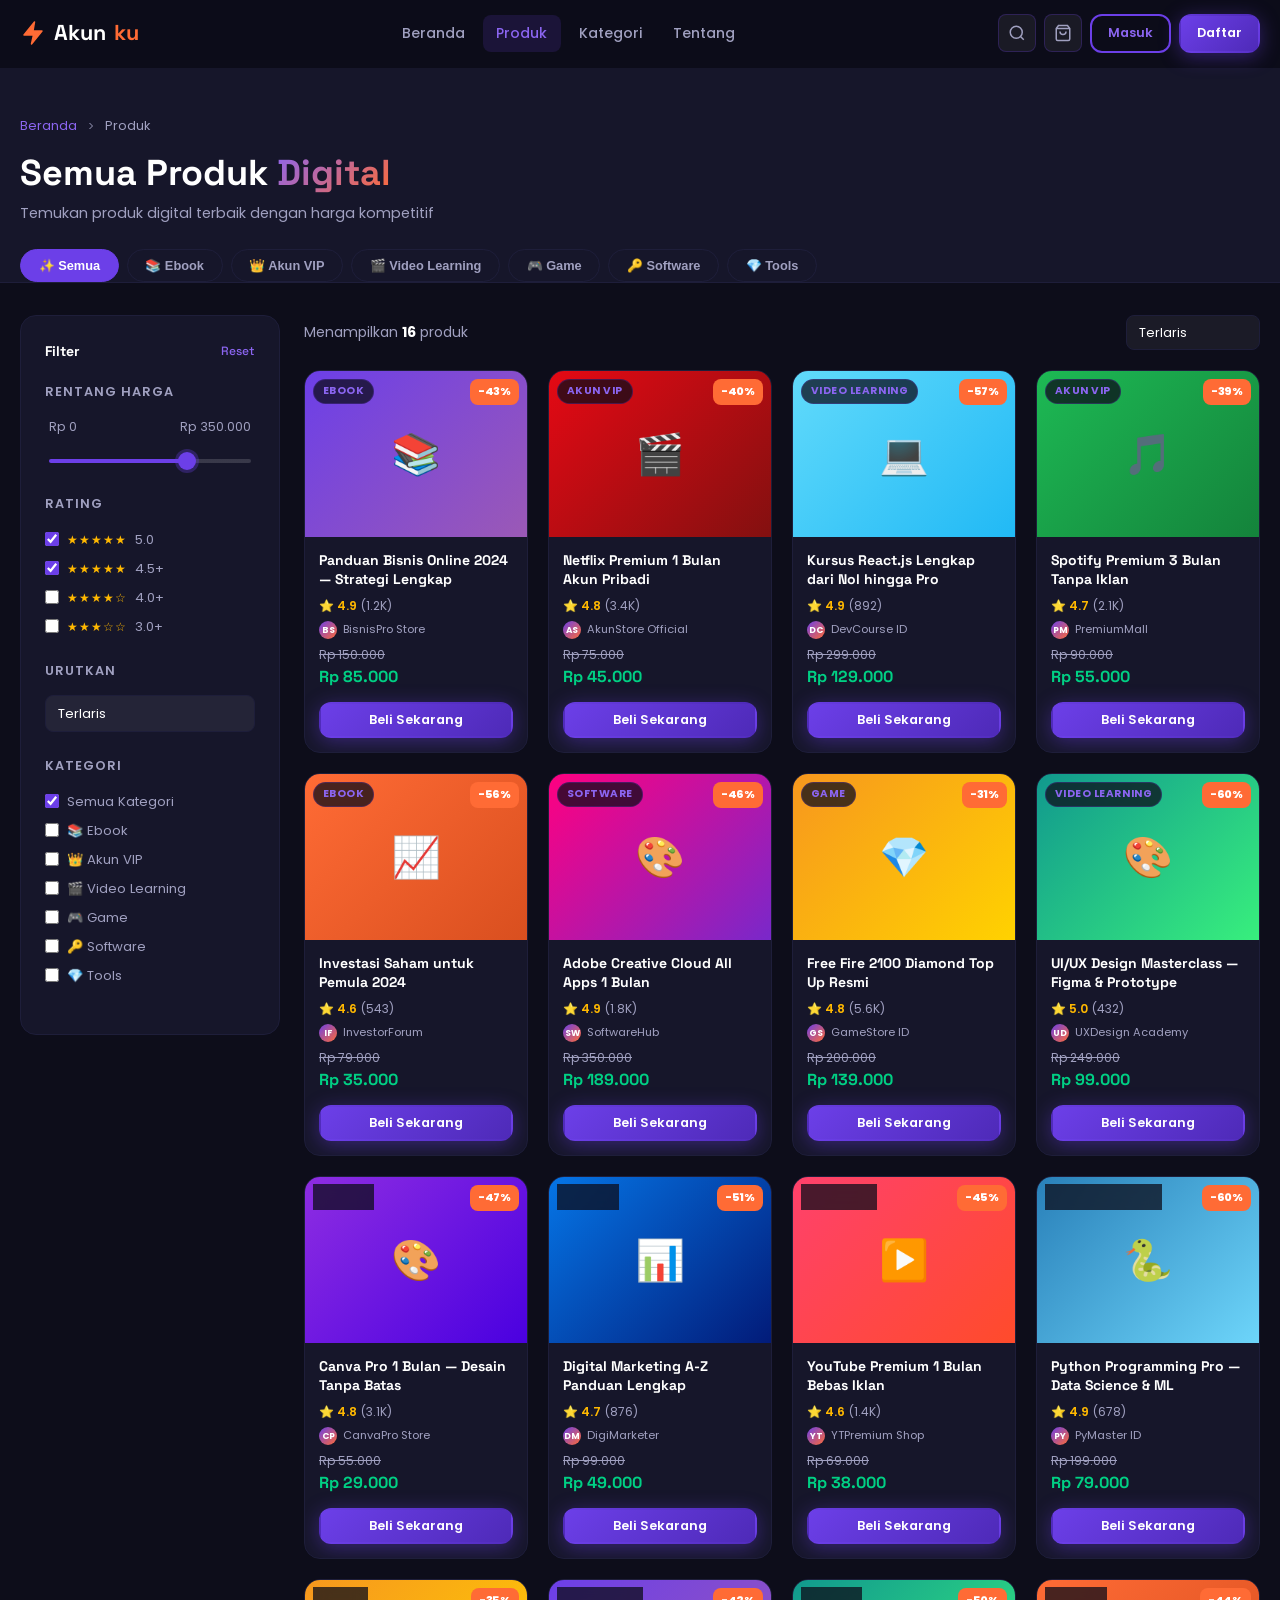
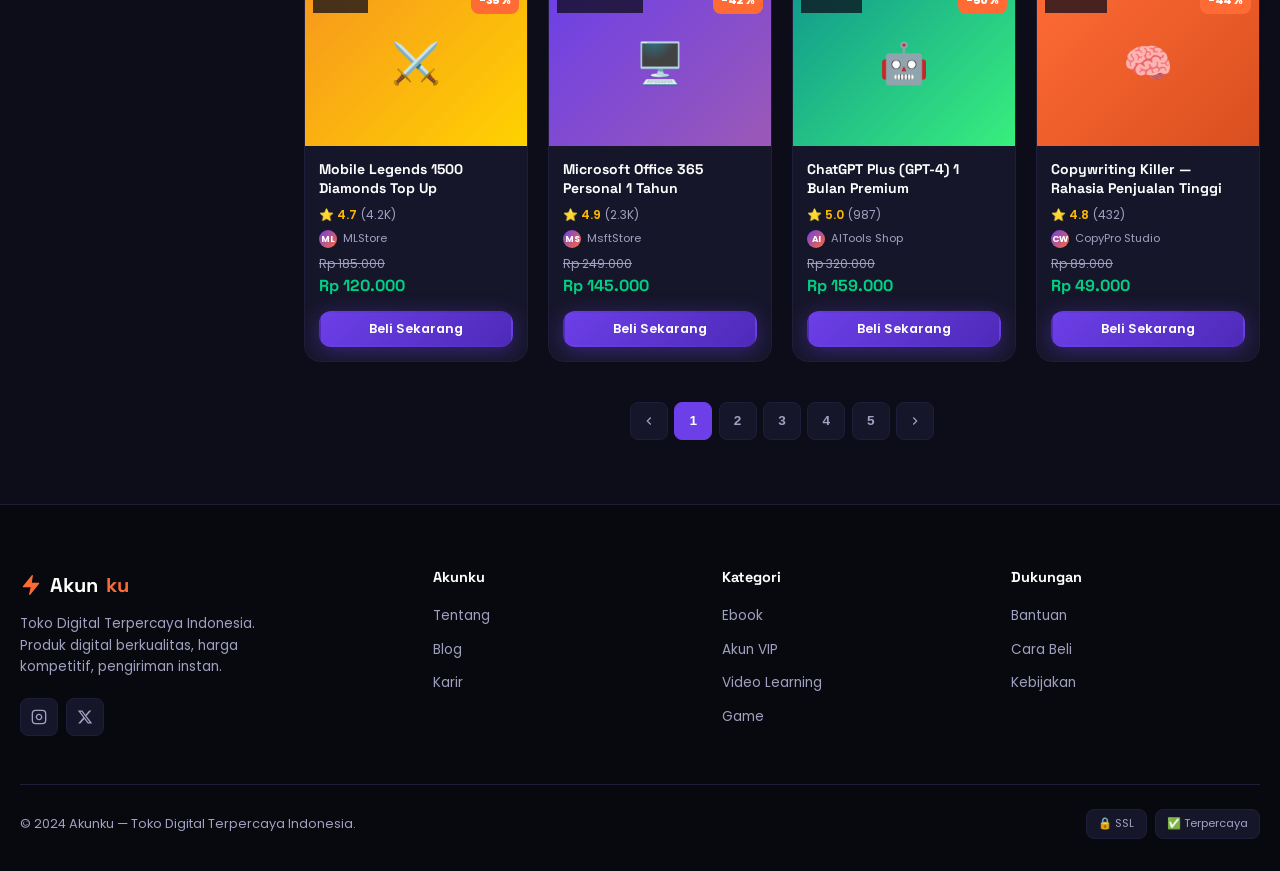
<file: products.html>
<!DOCTYPE html>
<html lang="id">
<head>
  <meta charset="UTF-8" />
  <meta name="viewport" content="width=device-width, initial-scale=1.0" />
  <title>Produk Digital — Akunku</title>
  <meta name="description" content="Temukan ribuan produk digital terbaik di Akunku — ebook, akun VIP, kursus online, software, game, dan banyak lagi.">
  <link rel="preconnect" href="https://fonts.googleapis.com" />
  <link rel="preconnect" href="https://fonts.gstatic.com" crossorigin />
  <link href="https://fonts.googleapis.com/css2?family=Poppins:wght@300;400;500;600;700;800&family=Space+Grotesk:wght@400;500;600;700;800&display=swap" rel="stylesheet" />
  <link rel="stylesheet" href="css/style.css" />
</head>
<body>

<!-- NAVBAR -->
<header id="navbar" class="navbar">
  <div class="container">
    <div class="navbar-inner">
      <a href="index.html" class="navbar-logo">
        <svg viewBox="0 0 26 26" fill="none"><path d="M14.5 2L4 15h9.5l-2 9L22 11h-9l1.5-9z" fill="#FF6B35" stroke="#FF6B35" stroke-width="1.5" stroke-linejoin="round"/></svg>
        Akun<span class="logo-accent">ku</span>
      </a>
      <nav class="navbar-links">
        <a href="index.html">Beranda</a>
        <a href="products.html" class="active">Produk</a>
        <a href="products.html">Kategori</a>
        <a href="account.html">Tentang</a>
      </nav>
      <div class="navbar-actions">
        <button class="icon-btn" id="searchBtn" title="Cari">
          <svg viewBox="0 0 24 24" fill="none" stroke="currentColor" stroke-width="2"><circle cx="11" cy="11" r="8"/><path d="m21 21-4.35-4.35"/></svg>
        </button>
        <a href="#" class="icon-btn" title="Keranjang">
          <svg viewBox="0 0 24 24" fill="none" stroke="currentColor" stroke-width="2"><path d="M6 2 3 6v14a2 2 0 0 0 2 2h14a2 2 0 0 0 2-2V6l-3-4z"/><line x1="3" y1="6" x2="21" y2="6"/><path d="M16 10a4 4 0 0 1-8 0"/></svg>
          <span class="cart-badge">0</span>
        </a>
        <a href="account.html" class="btn btn-outline btn-sm">Masuk</a>
        <a href="account.html" class="btn btn-primary btn-sm">Daftar</a>
        <button class="hamburger" id="hamburger">
          <span></span><span></span><span></span>
        </button>
      </div>
    </div>
  </div>
  <div class="mobile-nav" id="mobileNav">
    <a href="index.html">🏠 Beranda</a>
    <a href="products.html" class="active">📦 Produk</a>
    <a href="account.html">👤 Akun</a>
    <div class="mobile-nav-divider"></div>
    <div class="mobile-nav-actions">
      <a href="account.html" class="btn btn-outline btn-sm">Masuk</a>
      <a href="account.html" class="btn btn-primary btn-sm">Daftar</a>
    </div>
  </div>
</header>

<!-- PAGE HEADER + TABS -->
<div class="page-header">
  <div class="container">
    <div class="page-breadcrumb">
      <a href="index.html">Beranda</a>
      <svg width="12" height="12" viewBox="0 0 24 24" fill="none" stroke="currentColor" stroke-width="2"><polyline points="9 18 15 12 9 6"/></svg>
      <span>Produk</span>
    </div>
    <h1 class="page-title">Semua Produk <span class="gradient-text">Digital</span></h1>
    <p class="page-subtitle">Temukan produk digital terbaik dengan harga kompetitif</p>

    <!-- Category Tabs -->
    <div class="category-tabs" style="margin-top:1rem;padding-bottom:0;">
      <button class="cat-tab active" data-category="all">✨ Semua</button>
      <button class="cat-tab" data-category="ebook">📚 Ebook</button>
      <button class="cat-tab" data-category="vip">👑 Akun VIP</button>
      <button class="cat-tab" data-category="video">🎬 Video Learning</button>
      <button class="cat-tab" data-category="game">🎮 Game</button>
      <button class="cat-tab" data-category="software">🔑 Software</button>
      <button class="cat-tab" data-category="tools">💎 Tools</button>
    </div>
  </div>
</div>

<!-- PRODUCTS LAYOUT -->
<div class="container">
  <div class="products-layout" id="productsLayout">

    <!-- SIDEBAR FILTER -->
    <aside class="filter-sidebar">
      <div class="filter-title">
        Filter
        <span class="filter-clear" onclick="location.reload()">Reset</span>
      </div>

      <!-- Price Range -->
      <div class="filter-group">
        <div class="filter-group-title">Rentang Harga</div>
        <div class="price-range-wrap">
          <div class="price-range-labels">
            <span>Rp 0</span>
            <span id="priceDisplay">Rp 350.000</span>
          </div>
          <input type="range" class="price-slider" id="priceSlider" min="0" max="500000" value="350000" step="5000">
        </div>
      </div>

      <!-- Rating -->
      <div class="filter-group">
        <div class="filter-group-title">Rating</div>
        <div class="rating-filter">
          <label class="rating-option"><input type="checkbox" checked> <span class="rating-stars">★★★★★</span> 5.0</label>
          <label class="rating-option"><input type="checkbox" checked> <span class="rating-stars">★★★★★</span> 4.5+</label>
          <label class="rating-option"><input type="checkbox"> <span class="rating-stars">★★★★☆</span> 4.0+</label>
          <label class="rating-option"><input type="checkbox"> <span class="rating-stars">★★★☆☆</span> 3.0+</label>
        </div>
      </div>

      <!-- Sort -->
      <div class="filter-group">
        <div class="filter-group-title">Urutkan</div>
        <select class="sort-select">
          <option>Terlaris</option>
          <option>Terbaru</option>
          <option>Terpopuler</option>
          <option>Harga Terendah</option>
          <option>Harga Tertinggi</option>
          <option>Rating Tertinggi</option>
        </select>
      </div>

      <!-- Categories in sidebar -->
      <div class="filter-group">
        <div class="filter-group-title">Kategori</div>
        <div class="rating-filter">
          <label class="rating-option"><input type="checkbox" checked> Semua Kategori</label>
          <label class="rating-option"><input type="checkbox"> 📚 Ebook</label>
          <label class="rating-option"><input type="checkbox"> 👑 Akun VIP</label>
          <label class="rating-option"><input type="checkbox"> 🎬 Video Learning</label>
          <label class="rating-option"><input type="checkbox"> 🎮 Game</label>
          <label class="rating-option"><input type="checkbox"> 🔑 Software</label>
          <label class="rating-option"><input type="checkbox"> 💎 Tools</label>
        </div>
      </div>
    </aside>

    <!-- PRODUCTS MAIN -->
    <div class="products-main">
      <div class="products-toolbar">
        <p class="products-count" id="products-count">Menampilkan <strong>16</strong> produk</p>
        <div style="display:flex;gap:0.5rem;align-items:center;">
          <button id="filterToggle" class="btn btn-outline btn-sm" style="display:none;">
            <svg width="14" height="14" viewBox="0 0 24 24" fill="none" stroke="currentColor" stroke-width="2"><line x1="4" y1="6" x2="20" y2="6"/><line x1="8" y1="12" x2="16" y2="12"/><line x1="11" y1="18" x2="13" y2="18"/></svg>
            Filter
          </button>
          <select class="sort-select" style="width:auto;font-size:0.8rem;">
            <option>Terlaris</option>
            <option>Terbaru</option>
            <option>Harga Terendah</option>
            <option>Harga Tertinggi</option>
          </select>
        </div>
      </div>

      <!-- Products Grid — 2-col mobile / 3-col tablet / 4-col desktop -->
      <div class="products-grid">

        <!-- 1 -->
        <div class="product-card reveal" data-category="ebook">
          <div class="product-thumb">
            <div class="product-thumb-img gt-1">📚</div>
            <div class="product-thumb-overlay"></div>
            <span class="product-badge">Ebook</span>
            <span class="discount-badge">-43%</span>
            <button class="wishlist-btn" data-id="p1"><svg viewBox="0 0 24 24" fill="none" stroke="currentColor" stroke-width="2"><path d="M20.84 4.61a5.5 5.5 0 0 0-7.78 0L12 5.67l-1.06-1.06a5.5 5.5 0 0 0-7.78 7.78l1.06 1.06L12 21.23l7.78-7.78 1.06-1.06a5.5 5.5 0 0 0 0-7.78z"/></svg></button>
          </div>
          <div class="product-body">
            <div class="product-name">Panduan Bisnis Online 2024 — Strategi Lengkap</div>
            <div class="product-meta"><div class="product-rating">⭐ 4.9 <span>(1.2K)</span></div></div>
            <div class="product-seller"><div class="seller-avatar">BS</div>BisnisPro Store</div>
            <div class="product-pricing">
              <span class="price-original">Rp 150.000</span>
              <span class="price-final">Rp 85.000</span>
            </div>
            <div class="product-footer"><button class="btn btn-primary btn-sm btn-full add-to-cart">Beli Sekarang</button></div>
          </div>
        </div>

        <!-- 2 -->
        <div class="product-card reveal reveal-delay-1" data-category="vip">
          <div class="product-thumb">
            <div class="product-thumb-img gt-2">🎬</div>
            <div class="product-thumb-overlay"></div>
            <span class="product-badge">Akun VIP</span>
            <span class="discount-badge">-40%</span>
            <button class="wishlist-btn" data-id="p2"><svg viewBox="0 0 24 24" fill="none" stroke="currentColor" stroke-width="2"><path d="M20.84 4.61a5.5 5.5 0 0 0-7.78 0L12 5.67l-1.06-1.06a5.5 5.5 0 0 0-7.78 7.78l1.06 1.06L12 21.23l7.78-7.78 1.06-1.06a5.5 5.5 0 0 0 0-7.78z"/></svg></button>
          </div>
          <div class="product-body">
            <div class="product-name">Netflix Premium 1 Bulan Akun Pribadi</div>
            <div class="product-meta"><div class="product-rating">⭐ 4.8 <span>(3.4K)</span></div></div>
            <div class="product-seller"><div class="seller-avatar">AS</div>AkunStore Official</div>
            <div class="product-pricing">
              <span class="price-original">Rp 75.000</span>
              <span class="price-final">Rp 45.000</span>
            </div>
            <div class="product-footer"><button class="btn btn-primary btn-sm btn-full add-to-cart">Beli Sekarang</button></div>
          </div>
        </div>

        <!-- 3 -->
        <div class="product-card reveal reveal-delay-2" data-category="video">
          <div class="product-thumb">
            <div class="product-thumb-img gt-3">💻</div>
            <div class="product-thumb-overlay"></div>
            <span class="product-badge">Video Learning</span>
            <span class="discount-badge">-57%</span>
            <button class="wishlist-btn" data-id="p3"><svg viewBox="0 0 24 24" fill="none" stroke="currentColor" stroke-width="2"><path d="M20.84 4.61a5.5 5.5 0 0 0-7.78 0L12 5.67l-1.06-1.06a5.5 5.5 0 0 0-7.78 7.78l1.06 1.06L12 21.23l7.78-7.78 1.06-1.06a5.5 5.5 0 0 0 0-7.78z"/></svg></button>
          </div>
          <div class="product-body">
            <div class="product-name">Kursus React.js Lengkap dari Nol hingga Pro</div>
            <div class="product-meta"><div class="product-rating">⭐ 4.9 <span>(892)</span></div></div>
            <div class="product-seller"><div class="seller-avatar">DC</div>DevCourse ID</div>
            <div class="product-pricing">
              <span class="price-original">Rp 299.000</span>
              <span class="price-final">Rp 129.000</span>
            </div>
            <div class="product-footer"><button class="btn btn-primary btn-sm btn-full add-to-cart">Beli Sekarang</button></div>
          </div>
        </div>

        <!-- 4 -->
        <div class="product-card reveal reveal-delay-3" data-category="vip">
          <div class="product-thumb">
            <div class="product-thumb-img gt-4">🎵</div>
            <div class="product-thumb-overlay"></div>
            <span class="product-badge">Akun VIP</span>
            <span class="discount-badge">-39%</span>
            <button class="wishlist-btn" data-id="p4"><svg viewBox="0 0 24 24" fill="none" stroke="currentColor" stroke-width="2"><path d="M20.84 4.61a5.5 5.5 0 0 0-7.78 0L12 5.67l-1.06-1.06a5.5 5.5 0 0 0-7.78 7.78l1.06 1.06L12 21.23l7.78-7.78 1.06-1.06a5.5 5.5 0 0 0 0-7.78z"/></svg></button>
          </div>
          <div class="product-body">
            <div class="product-name">Spotify Premium 3 Bulan Tanpa Iklan</div>
            <div class="product-meta"><div class="product-rating">⭐ 4.7 <span>(2.1K)</span></div></div>
            <div class="product-seller"><div class="seller-avatar">PM</div>PremiumMall</div>
            <div class="product-pricing">
              <span class="price-original">Rp 90.000</span>
              <span class="price-final">Rp 55.000</span>
            </div>
            <div class="product-footer"><button class="btn btn-primary btn-sm btn-full add-to-cart">Beli Sekarang</button></div>
          </div>
        </div>

        <!-- 5 -->
        <div class="product-card reveal" data-category="ebook">
          <div class="product-thumb">
            <div class="product-thumb-img gt-5">📈</div>
            <div class="product-thumb-overlay"></div>
            <span class="product-badge">Ebook</span>
            <span class="discount-badge">-56%</span>
            <button class="wishlist-btn" data-id="p5"><svg viewBox="0 0 24 24" fill="none" stroke="currentColor" stroke-width="2"><path d="M20.84 4.61a5.5 5.5 0 0 0-7.78 0L12 5.67l-1.06-1.06a5.5 5.5 0 0 0-7.78 7.78l1.06 1.06L12 21.23l7.78-7.78 1.06-1.06a5.5 5.5 0 0 0 0-7.78z"/></svg></button>
          </div>
          <div class="product-body">
            <div class="product-name">Investasi Saham untuk Pemula 2024</div>
            <div class="product-meta"><div class="product-rating">⭐ 4.6 <span>(543)</span></div></div>
            <div class="product-seller"><div class="seller-avatar">IF</div>InvestorForum</div>
            <div class="product-pricing">
              <span class="price-original">Rp 79.000</span>
              <span class="price-final">Rp 35.000</span>
            </div>
            <div class="product-footer"><button class="btn btn-primary btn-sm btn-full add-to-cart">Beli Sekarang</button></div>
          </div>
        </div>

        <!-- 6 -->
        <div class="product-card reveal reveal-delay-1" data-category="software">
          <div class="product-thumb">
            <div class="product-thumb-img gt-6">🎨</div>
            <div class="product-thumb-overlay"></div>
            <span class="product-badge">Software</span>
            <span class="discount-badge">-46%</span>
            <button class="wishlist-btn" data-id="p6"><svg viewBox="0 0 24 24" fill="none" stroke="currentColor" stroke-width="2"><path d="M20.84 4.61a5.5 5.5 0 0 0-7.78 0L12 5.67l-1.06-1.06a5.5 5.5 0 0 0-7.78 7.78l1.06 1.06L12 21.23l7.78-7.78 1.06-1.06a5.5 5.5 0 0 0 0-7.78z"/></svg></button>
          </div>
          <div class="product-body">
            <div class="product-name">Adobe Creative Cloud All Apps 1 Bulan</div>
            <div class="product-meta"><div class="product-rating">⭐ 4.9 <span>(1.8K)</span></div></div>
            <div class="product-seller"><div class="seller-avatar">SW</div>SoftwareHub</div>
            <div class="product-pricing">
              <span class="price-original">Rp 350.000</span>
              <span class="price-final">Rp 189.000</span>
            </div>
            <div class="product-footer"><button class="btn btn-primary btn-sm btn-full add-to-cart">Beli Sekarang</button></div>
          </div>
        </div>

        <!-- 7 -->
        <div class="product-card reveal reveal-delay-2" data-category="game">
          <div class="product-thumb">
            <div class="product-thumb-img gt-7">💎</div>
            <div class="product-thumb-overlay"></div>
            <span class="product-badge">Game</span>
            <span class="discount-badge">-31%</span>
            <button class="wishlist-btn" data-id="p7"><svg viewBox="0 0 24 24" fill="none" stroke="currentColor" stroke-width="2"><path d="M20.84 4.61a5.5 5.5 0 0 0-7.78 0L12 5.67l-1.06-1.06a5.5 5.5 0 0 0-7.78 7.78l1.06 1.06L12 21.23l7.78-7.78 1.06-1.06a5.5 5.5 0 0 0 0-7.78z"/></svg></button>
          </div>
          <div class="product-body">
            <div class="product-name">Free Fire 2100 Diamond Top Up Resmi</div>
            <div class="product-meta"><div class="product-rating">⭐ 4.8 <span>(5.6K)</span></div></div>
            <div class="product-seller"><div class="seller-avatar">GS</div>GameStore ID</div>
            <div class="product-pricing">
              <span class="price-original">Rp 200.000</span>
              <span class="price-final">Rp 139.000</span>
            </div>
            <div class="product-footer"><button class="btn btn-primary btn-sm btn-full add-to-cart">Beli Sekarang</button></div>
          </div>
        </div>

        <!-- 8 -->
        <div class="product-card reveal reveal-delay-3" data-category="video">
          <div class="product-thumb">
            <div class="product-thumb-img gt-8">🎨</div>
            <div class="product-thumb-overlay"></div>
            <span class="product-badge">Video Learning</span>
            <span class="discount-badge">-60%</span>
            <button class="wishlist-btn" data-id="p8"><svg viewBox="0 0 24 24" fill="none" stroke="currentColor" stroke-width="2"><path d="M20.84 4.61a5.5 5.5 0 0 0-7.78 0L12 5.67l-1.06-1.06a5.5 5.5 0 0 0-7.78 7.78l1.06 1.06L12 21.23l7.78-7.78 1.06-1.06a5.5 5.5 0 0 0 0-7.78z"/></svg></button>
          </div>
          <div class="product-body">
            <div class="product-name">UI/UX Design Masterclass — Figma & Prototype</div>
            <div class="product-meta"><div class="product-rating">⭐ 5.0 <span>(432)</span></div></div>
            <div class="product-seller"><div class="seller-avatar">UD</div>UXDesign Academy</div>
            <div class="product-pricing">
              <span class="price-original">Rp 249.000</span>
              <span class="price-final">Rp 99.000</span>
            </div>
            <div class="product-footer"><button class="btn btn-primary btn-sm btn-full add-to-cart">Beli Sekarang</button></div>
          </div>
        </div>

        <!-- 9 -->
        <div class="product-card reveal" data-category="tools">
          <div class="product-thumb">
            <div class="product-thumb-img gt-10">🎨</div>
            <div class="product-thumb-overlay"></div>
            <span class="product-badge">Tools</span>
            <span class="discount-badge">-47%</span>
            <button class="wishlist-btn" data-id="p9"><svg viewBox="0 0 24 24" fill="none" stroke="currentColor" stroke-width="2"><path d="M20.84 4.61a5.5 5.5 0 0 0-7.78 0L12 5.67l-1.06-1.06a5.5 5.5 0 0 0-7.78 7.78l1.06 1.06L12 21.23l7.78-7.78 1.06-1.06a5.5 5.5 0 0 0 0-7.78z"/></svg></button>
          </div>
          <div class="product-body">
            <div class="product-name">Canva Pro 1 Bulan — Desain Tanpa Batas</div>
            <div class="product-meta"><div class="product-rating">⭐ 4.8 <span>(3.1K)</span></div></div>
            <div class="product-seller"><div class="seller-avatar">CP</div>CanvaPro Store</div>
            <div class="product-pricing">
              <span class="price-original">Rp 55.000</span>
              <span class="price-final">Rp 29.000</span>
            </div>
            <div class="product-footer"><button class="btn btn-primary btn-sm btn-full add-to-cart">Beli Sekarang</button></div>
          </div>
        </div>

        <!-- 10 -->
        <div class="product-card reveal reveal-delay-1" data-category="ebook">
          <div class="product-thumb">
            <div class="product-thumb-img gt-12">📊</div>
            <div class="product-thumb-overlay"></div>
            <span class="product-badge">Ebook</span>
            <span class="discount-badge">-51%</span>
            <button class="wishlist-btn" data-id="p10"><svg viewBox="0 0 24 24" fill="none" stroke="currentColor" stroke-width="2"><path d="M20.84 4.61a5.5 5.5 0 0 0-7.78 0L12 5.67l-1.06-1.06a5.5 5.5 0 0 0-7.78 7.78l1.06 1.06L12 21.23l7.78-7.78 1.06-1.06a5.5 5.5 0 0 0 0-7.78z"/></svg></button>
          </div>
          <div class="product-body">
            <div class="product-name">Digital Marketing A-Z Panduan Lengkap</div>
            <div class="product-meta"><div class="product-rating">⭐ 4.7 <span>(876)</span></div></div>
            <div class="product-seller"><div class="seller-avatar">DM</div>DigiMarketer</div>
            <div class="product-pricing">
              <span class="price-original">Rp 99.000</span>
              <span class="price-final">Rp 49.000</span>
            </div>
            <div class="product-footer"><button class="btn btn-primary btn-sm btn-full add-to-cart">Beli Sekarang</button></div>
          </div>
        </div>

        <!-- 11 -->
        <div class="product-card reveal reveal-delay-2" data-category="vip">
          <div class="product-thumb">
            <div class="product-thumb-img gt-11">▶️</div>
            <div class="product-thumb-overlay"></div>
            <span class="product-badge">Akun VIP</span>
            <span class="discount-badge">-45%</span>
            <button class="wishlist-btn" data-id="p11"><svg viewBox="0 0 24 24" fill="none" stroke="currentColor" stroke-width="2"><path d="M20.84 4.61a5.5 5.5 0 0 0-7.78 0L12 5.67l-1.06-1.06a5.5 5.5 0 0 0-7.78 7.78l1.06 1.06L12 21.23l7.78-7.78 1.06-1.06a5.5 5.5 0 0 0 0-7.78z"/></svg></button>
          </div>
          <div class="product-body">
            <div class="product-name">YouTube Premium 1 Bulan Bebas Iklan</div>
            <div class="product-meta"><div class="product-rating">⭐ 4.6 <span>(1.4K)</span></div></div>
            <div class="product-seller"><div class="seller-avatar">YT</div>YTPremium Shop</div>
            <div class="product-pricing">
              <span class="price-original">Rp 69.000</span>
              <span class="price-final">Rp 38.000</span>
            </div>
            <div class="product-footer"><button class="btn btn-primary btn-sm btn-full add-to-cart">Beli Sekarang</button></div>
          </div>
        </div>

        <!-- 12 -->
        <div class="product-card reveal reveal-delay-3" data-category="video">
          <div class="product-thumb">
            <div class="product-thumb-img gt-9">🐍</div>
            <div class="product-thumb-overlay"></div>
            <span class="product-badge">Video Learning</span>
            <span class="discount-badge">-60%</span>
            <button class="wishlist-btn" data-id="p12"><svg viewBox="0 0 24 24" fill="none" stroke="currentColor" stroke-width="2"><path d="M20.84 4.61a5.5 5.5 0 0 0-7.78 0L12 5.67l-1.06-1.06a5.5 5.5 0 0 0-7.78 7.78l1.06 1.06L12 21.23l7.78-7.78 1.06-1.06a5.5 5.5 0 0 0 0-7.78z"/></svg></button>
          </div>
          <div class="product-body">
            <div class="product-name">Python Programming Pro — Data Science & ML</div>
            <div class="product-meta"><div class="product-rating">⭐ 4.9 <span>(678)</span></div></div>
            <div class="product-seller"><div class="seller-avatar">PY</div>PyMaster ID</div>
            <div class="product-pricing">
              <span class="price-original">Rp 199.000</span>
              <span class="price-final">Rp 79.000</span>
            </div>
            <div class="product-footer"><button class="btn btn-primary btn-sm btn-full add-to-cart">Beli Sekarang</button></div>
          </div>
        </div>

        <!-- 13 -->
        <div class="product-card reveal" data-category="game">
          <div class="product-thumb">
            <div class="product-thumb-img gt-7">⚔️</div>
            <div class="product-thumb-overlay"></div>
            <span class="product-badge">Game</span>
            <span class="discount-badge">-35%</span>
            <button class="wishlist-btn" data-id="p13"><svg viewBox="0 0 24 24" fill="none" stroke="currentColor" stroke-width="2"><path d="M20.84 4.61a5.5 5.5 0 0 0-7.78 0L12 5.67l-1.06-1.06a5.5 5.5 0 0 0-7.78 7.78l1.06 1.06L12 21.23l7.78-7.78 1.06-1.06a5.5 5.5 0 0 0 0-7.78z"/></svg></button>
          </div>
          <div class="product-body">
            <div class="product-name">Mobile Legends 1500 Diamonds Top Up</div>
            <div class="product-meta"><div class="product-rating">⭐ 4.7 <span>(4.2K)</span></div></div>
            <div class="product-seller"><div class="seller-avatar">ML</div>MLStore</div>
            <div class="product-pricing">
              <span class="price-original">Rp 185.000</span>
              <span class="price-final">Rp 120.000</span>
            </div>
            <div class="product-footer"><button class="btn btn-primary btn-sm btn-full add-to-cart">Beli Sekarang</button></div>
          </div>
        </div>

        <!-- 14 -->
        <div class="product-card reveal reveal-delay-1" data-category="software">
          <div class="product-thumb">
            <div class="product-thumb-img gt-1">🖥️</div>
            <div class="product-thumb-overlay"></div>
            <span class="product-badge">Software</span>
            <span class="discount-badge">-42%</span>
            <button class="wishlist-btn" data-id="p14"><svg viewBox="0 0 24 24" fill="none" stroke="currentColor" stroke-width="2"><path d="M20.84 4.61a5.5 5.5 0 0 0-7.78 0L12 5.67l-1.06-1.06a5.5 5.5 0 0 0-7.78 7.78l1.06 1.06L12 21.23l7.78-7.78 1.06-1.06a5.5 5.5 0 0 0 0-7.78z"/></svg></button>
          </div>
          <div class="product-body">
            <div class="product-name">Microsoft Office 365 Personal 1 Tahun</div>
            <div class="product-meta"><div class="product-rating">⭐ 4.9 <span>(2.3K)</span></div></div>
            <div class="product-seller"><div class="seller-avatar">MS</div>MsftStore</div>
            <div class="product-pricing">
              <span class="price-original">Rp 249.000</span>
              <span class="price-final">Rp 145.000</span>
            </div>
            <div class="product-footer"><button class="btn btn-primary btn-sm btn-full add-to-cart">Beli Sekarang</button></div>
          </div>
        </div>

        <!-- 15 -->
        <div class="product-card reveal reveal-delay-2" data-category="tools">
          <div class="product-thumb">
            <div class="product-thumb-img gt-8">🤖</div>
            <div class="product-thumb-overlay"></div>
            <span class="product-badge">Tools</span>
            <span class="discount-badge">-50%</span>
            <button class="wishlist-btn" data-id="p15"><svg viewBox="0 0 24 24" fill="none" stroke="currentColor" stroke-width="2"><path d="M20.84 4.61a5.5 5.5 0 0 0-7.78 0L12 5.67l-1.06-1.06a5.5 5.5 0 0 0-7.78 7.78l1.06 1.06L12 21.23l7.78-7.78 1.06-1.06a5.5 5.5 0 0 0 0-7.78z"/></svg></button>
          </div>
          <div class="product-body">
            <div class="product-name">ChatGPT Plus (GPT-4) 1 Bulan Premium</div>
            <div class="product-meta"><div class="product-rating">⭐ 5.0 <span>(987)</span></div></div>
            <div class="product-seller"><div class="seller-avatar">AI</div>AITools Shop</div>
            <div class="product-pricing">
              <span class="price-original">Rp 320.000</span>
              <span class="price-final">Rp 159.000</span>
            </div>
            <div class="product-footer"><button class="btn btn-primary btn-sm btn-full add-to-cart">Beli Sekarang</button></div>
          </div>
        </div>

        <!-- 16 -->
        <div class="product-card reveal reveal-delay-3" data-category="ebook">
          <div class="product-thumb">
            <div class="product-thumb-img gt-5">🧠</div>
            <div class="product-thumb-overlay"></div>
            <span class="product-badge">Ebook</span>
            <span class="discount-badge">-44%</span>
            <button class="wishlist-btn" data-id="p16"><svg viewBox="0 0 24 24" fill="none" stroke="currentColor" stroke-width="2"><path d="M20.84 4.61a5.5 5.5 0 0 0-7.78 0L12 5.67l-1.06-1.06a5.5 5.5 0 0 0-7.78 7.78l1.06 1.06L12 21.23l7.78-7.78 1.06-1.06a5.5 5.5 0 0 0 0-7.78z"/></svg></button>
          </div>
          <div class="product-body">
            <div class="product-name">Copywriting Killer — Rahasia Penjualan Tinggi</div>
            <div class="product-meta"><div class="product-rating">⭐ 4.8 <span>(432)</span></div></div>
            <div class="product-seller"><div class="seller-avatar">CW</div>CopyPro Studio</div>
            <div class="product-pricing">
              <span class="price-original">Rp 89.000</span>
              <span class="price-final">Rp 49.000</span>
            </div>
            <div class="product-footer"><button class="btn btn-primary btn-sm btn-full add-to-cart">Beli Sekarang</button></div>
          </div>
        </div>

      </div><!-- /products-grid -->

      <!-- Pagination -->
      <div class="pagination">
        <button class="page-btn" title="Sebelumnya">
          <svg viewBox="0 0 24 24" fill="none" stroke="currentColor" stroke-width="2"><polyline points="15 18 9 12 15 6"/></svg>
        </button>
        <button class="page-btn active" data-page="1">1</button>
        <button class="page-btn" data-page="2">2</button>
        <button class="page-btn" data-page="3">3</button>
        <button class="page-btn" data-page="4">4</button>
        <button class="page-btn" data-page="5">5</button>
        <button class="page-btn" title="Berikutnya">
          <svg viewBox="0 0 24 24" fill="none" stroke="currentColor" stroke-width="2"><polyline points="9 18 15 12 9 6"/></svg>
        </button>
      </div>

    </div><!-- /products-main -->
  </div><!-- /products-layout -->
</div>

<!-- FOOTER -->
<footer class="footer">
  <div class="container">
    <div class="footer-grid">
      <div class="footer-brand">
        <div class="footer-logo">
          <svg width="22" height="22" viewBox="0 0 26 26" fill="none"><path d="M14.5 2L4 15h9.5l-2 9L22 11h-9l1.5-9z" fill="#FF6B35" stroke="#FF6B35" stroke-width="1.5" stroke-linejoin="round"/></svg>
          Akun<span class="logo-accent">ku</span>
        </div>
        <p class="footer-tagline">Toko Digital Terpercaya Indonesia. Produk digital berkualitas, harga kompetitif, pengiriman instan.</p>
        <div class="footer-socials">
          <a href="#" class="social-btn"><svg viewBox="0 0 24 24" fill="none" stroke="currentColor" stroke-width="2"><rect x="2" y="2" width="20" height="20" rx="5" ry="5"/><path d="M16 11.37A4 4 0 1 1 12.63 8 4 4 0 0 1 16 11.37z"/><line x1="17.5" y1="6.5" x2="17.51" y2="6.5"/></svg></a>
          <a href="#" class="social-btn"><svg viewBox="0 0 24 24" fill="currentColor"><path d="M18.244 2.25h3.308l-7.227 8.26 8.502 11.24H16.17l-5.214-6.817L4.99 21.75H1.68l7.73-8.835L1.254 2.25H8.08l4.713 6.231zm-1.161 17.52h1.833L7.084 4.126H5.117z"/></svg></a>
        </div>
      </div>
      <div class="footer-col"><h4>Akunku</h4><ul class="footer-links"><li><a href="#">Tentang</a></li><li><a href="#">Blog</a></li><li><a href="#">Karir</a></li></ul></div>
      <div class="footer-col"><h4>Kategori</h4><ul class="footer-links"><li><a href="#">Ebook</a></li><li><a href="#">Akun VIP</a></li><li><a href="#">Video Learning</a></li><li><a href="#">Game</a></li></ul></div>
      <div class="footer-col"><h4>Dukungan</h4><ul class="footer-links"><li><a href="#">Bantuan</a></li><li><a href="#">Cara Beli</a></li><li><a href="#">Kebijakan</a></li></ul></div>
    </div>
    <div class="footer-bottom">
      <p>© 2024 Akunku — Toko Digital Terpercaya Indonesia.</p>
      <div class="footer-badges"><span class="footer-badge">🔒 SSL</span><span class="footer-badge">✅ Terpercaya</span></div>
    </div>
  </div>
</footer>

<script src="js/main.js"></script>
<script>
  // Show filter toggle button on mobile
  if (window.innerWidth < 768) {
    const ft = document.getElementById('filterToggle');
    if (ft) ft.style.display = 'inline-flex';
  }
</script>
</body>
</html>
</file>
<file: css/style.css>
/* ============================================================
   AKUNKU — Digital Marketplace Styles
   ============================================================ */

/* 1. GOOGLE FONTS */
@import url('https://fonts.googleapis.com/css2?family=Poppins:wght@300;400;500;600;700;800&family=Space+Grotesk:wght@400;500;600;700;800&display=swap');

/* 2. CSS RESET + VARIABLES */
*, *::before, *::after {
  box-sizing: border-box;
  margin: 0;
  padding: 0;
}

:root {
  --primary:      #6C3FE8;
  --primary-dark: #4E2AB8;
  --primary-light:#8B65F0;
  --secondary:    #FF6B35;
  --secondary-dark:#D94F1F;
  --dark-bg:      #0D0D1A;
  --card-bg:      #16162A;
  --card-border:  #1E1E3A;
  --text:         #FFFFFF;
  --muted:        #A0A0C0;
  --success:      #00D084;
  --warning:      #FFB800;
  --danger:       #FF4D6A;
  --glass-bg:     rgba(22, 22, 42, 0.75);
  --glass-border: rgba(108, 63, 232, 0.25);
  --radius-sm:    8px;
  --radius-md:    12px;
  --radius-lg:    16px;
  --radius-xl:    24px;
  --shadow-sm:    0 4px 12px rgba(0,0,0,0.25);
  --shadow-md:    0 8px 32px rgba(0,0,0,0.4);
  --shadow-lg:    0 20px 60px rgba(0,0,0,0.5);
  --shadow-glow:  0 0 40px rgba(108,63,232,0.35);
  --transition:   all 0.3s cubic-bezier(0.4,0,0.2,1);
  --font-body:    'Poppins', sans-serif;
  --font-heading: 'Space Grotesk', sans-serif;
}

html {
  scroll-behavior: smooth;
  font-size: 16px;
}

body {
  font-family: var(--font-body);
  background-color: var(--dark-bg);
  color: var(--text);
  line-height: 1.6;
  overflow-x: hidden;
  -webkit-font-smoothing: antialiased;
}

/* CUSTOM SCROLLBAR */
::-webkit-scrollbar { width: 6px; height: 6px; }
::-webkit-scrollbar-track { background: var(--dark-bg); }
::-webkit-scrollbar-thumb { background: var(--primary); border-radius: 3px; }
::-webkit-scrollbar-thumb:hover { background: var(--primary-light); }

/* ============================================================
   3. TYPOGRAPHY
   ============================================================ */
h1, h2, h3, h4, h5, h6 {
  font-family: var(--font-heading);
  font-weight: 700;
  line-height: 1.2;
}
a { color: inherit; text-decoration: none; }
img { max-width: 100%; display: block; }
ul { list-style: none; }

.gradient-text {
  background: linear-gradient(135deg, var(--primary-light) 0%, var(--secondary) 100%);
  -webkit-background-clip: text;
  -webkit-text-fill-color: transparent;
  background-clip: text;
}
.section-label {
  font-size: 0.75rem;
  font-weight: 600;
  letter-spacing: 0.15em;
  text-transform: uppercase;
  color: var(--secondary);
  display: block;
  margin-bottom: 0.5rem;
}
.section-title {
  font-family: var(--font-heading);
  font-size: clamp(1.5rem, 3vw, 2.25rem);
  font-weight: 800;
  margin-bottom: 0.5rem;
}
.section-subtitle {
  color: var(--muted);
  font-size: 0.95rem;
  max-width: 500px;
}

/* ============================================================
   4. UTILITY
   ============================================================ */
.container {
  width: 100%;
  max-width: 1280px;
  margin: 0 auto;
  padding: 0 1.25rem;
}
.section { padding: 5rem 0; }
.text-center { text-align: center; }
.text-muted { color: var(--muted); }
.flex { display: flex; }
.flex-center { display: flex; align-items: center; justify-content: center; }
.gap-1 { gap: 0.5rem; }
.gap-2 { gap: 1rem; }

/* ============================================================
   5. BUTTONS
   ============================================================ */
.btn {
  display: inline-flex;
  align-items: center;
  justify-content: center;
  gap: 0.5rem;
  padding: 0.65rem 1.4rem;
  border-radius: var(--radius-md);
  font-family: var(--font-body);
  font-size: 0.875rem;
  font-weight: 600;
  cursor: pointer;
  border: 2px solid transparent;
  transition: var(--transition);
  position: relative;
  overflow: hidden;
  white-space: nowrap;
  text-decoration: none;
}
.btn::after {
  content: '';
  position: absolute;
  inset: 0;
  background: rgba(255,255,255,0.1);
  opacity: 0;
  transition: opacity 0.2s;
}
.btn:hover::after { opacity: 1; }
.btn:active { transform: scale(0.97); }

.btn-primary {
  background: linear-gradient(135deg, var(--primary) 0%, var(--primary-dark) 100%);
  color: #fff;
  box-shadow: 0 4px 20px rgba(108,63,232,0.4);
}
.btn-primary:hover { box-shadow: 0 6px 30px rgba(108,63,232,0.6); transform: translateY(-2px); }

.btn-secondary {
  background: linear-gradient(135deg, var(--secondary) 0%, var(--secondary-dark) 100%);
  color: #fff;
  box-shadow: 0 4px 20px rgba(255,107,53,0.4);
}
.btn-secondary:hover { box-shadow: 0 6px 30px rgba(255,107,53,0.6); transform: translateY(-2px); }

.btn-outline {
  background: transparent;
  border-color: var(--primary);
  color: var(--primary-light);
}
.btn-outline:hover { background: var(--primary); color: #fff; }

.btn-outline-white {
  background: transparent;
  border-color: rgba(255,255,255,0.3);
  color: #fff;
}
.btn-outline-white:hover { background: rgba(255,255,255,0.1); }

.btn-sm { padding: 0.45rem 1rem; font-size: 0.8rem; }
.btn-lg { padding: 0.875rem 2rem; font-size: 1rem; border-radius: var(--radius-lg); }
.btn-full { width: 100%; }

/* ============================================================
   6. NAVBAR
   ============================================================ */
.navbar {
  position: sticky;
  top: 0;
  z-index: 1000;
  background: rgba(13, 13, 26, 0.8);
  backdrop-filter: blur(20px);
  -webkit-backdrop-filter: blur(20px);
  border-bottom: 1px solid transparent;
  transition: var(--transition);
  padding: 0.875rem 0;
}
.navbar.scrolled {
  border-bottom-color: var(--glass-border);
  box-shadow: 0 4px 24px rgba(0,0,0,0.4);
}
.navbar-inner {
  display: flex;
  align-items: center;
  justify-content: space-between;
  gap: 1.5rem;
}
.navbar-logo {
  display: flex;
  align-items: center;
  gap: 0.5rem;
  font-family: var(--font-heading);
  font-size: 1.35rem;
  font-weight: 800;
  color: #fff;
  flex-shrink: 0;
}
.navbar-logo svg { width: 26px; height: 26px; }
.logo-accent { color: var(--secondary); }

.navbar-links {
  display: flex;
  align-items: center;
  gap: 0.25rem;
}
.navbar-links a {
  padding: 0.45rem 0.85rem;
  border-radius: var(--radius-sm);
  font-size: 0.875rem;
  font-weight: 500;
  color: var(--muted);
  transition: var(--transition);
}
.navbar-links a:hover, .navbar-links a.active {
  color: #fff;
  background: rgba(108,63,232,0.15);
}
.navbar-links a.active { color: var(--primary-light); }

.navbar-actions {
  display: flex;
  align-items: center;
  gap: 0.5rem;
}
.icon-btn {
  width: 38px;
  height: 38px;
  border-radius: var(--radius-sm);
  background: rgba(255,255,255,0.06);
  border: 1px solid var(--glass-border);
  display: flex;
  align-items: center;
  justify-content: center;
  cursor: pointer;
  transition: var(--transition);
  position: relative;
}
.icon-btn:hover { background: rgba(108,63,232,0.2); border-color: var(--primary); }
.icon-btn svg { width: 18px; height: 18px; color: var(--muted); }
.icon-btn:hover svg { color: #fff; }

.cart-badge {
  position: absolute;
  top: -6px;
  right: -6px;
  background: var(--secondary);
  color: #fff;
  font-size: 0.65rem;
  font-weight: 700;
  width: 18px;
  height: 18px;
  border-radius: 50%;
  display: flex;
  align-items: center;
  justify-content: center;
  border: 2px solid var(--dark-bg);
}

.hamburger {
  display: none;
  flex-direction: column;
  gap: 5px;
  cursor: pointer;
  padding: 6px;
  border-radius: var(--radius-sm);
  background: rgba(255,255,255,0.06);
  border: 1px solid var(--glass-border);
  transition: var(--transition);
}
.hamburger span {
  display: block;
  width: 20px;
  height: 2px;
  background: var(--text);
  border-radius: 2px;
  transition: var(--transition);
}
.hamburger.active span:nth-child(1) { transform: translateY(7px) rotate(45deg); }
.hamburger.active span:nth-child(2) { opacity: 0; transform: scaleX(0); }
.hamburger.active span:nth-child(3) { transform: translateY(-7px) rotate(-45deg); }

/* Mobile Nav */
.mobile-nav {
  display: none;
  flex-direction: column;
  background: var(--card-bg);
  border-top: 1px solid var(--card-border);
  padding: 1rem 1.25rem;
  gap: 0.25rem;
}
.mobile-nav.open { display: flex; }
.mobile-nav a {
  padding: 0.75rem 1rem;
  border-radius: var(--radius-sm);
  font-size: 0.9rem;
  font-weight: 500;
  color: var(--muted);
  transition: var(--transition);
  display: flex;
  align-items: center;
  gap: 0.75rem;
}
.mobile-nav a:hover, .mobile-nav a.active { color: #fff; background: rgba(108,63,232,0.15); }
.mobile-nav-divider { height: 1px; background: var(--card-border); margin: 0.5rem 0; }
.mobile-nav-actions { display: flex; gap: 0.5rem; padding: 0.5rem 0; }
.mobile-nav-actions .btn { flex: 1; }

/* ============================================================
   7. HERO SECTION — PARALLAX
   ============================================================ */
.hero {
  min-height: 100vh;
  position: relative;
  overflow: hidden;
  display: flex;
  align-items: center;
  background: var(--dark-bg);
}
.hero-bg {
  position: absolute;
  inset: 0;
  background:
    radial-gradient(ellipse 80% 80% at 20% 20%, rgba(108,63,232,0.18) 0%, transparent 60%),
    radial-gradient(ellipse 60% 60% at 80% 80%, rgba(255,107,53,0.1) 0%, transparent 60%),
    radial-gradient(ellipse 40% 40% at 60% 20%, rgba(108,63,232,0.08) 0%, transparent 50%),
    var(--dark-bg);
}
.hero-grid {
  position: absolute;
  inset: 0;
  background-image:
    linear-gradient(rgba(108,63,232,0.05) 1px, transparent 1px),
    linear-gradient(90deg, rgba(108,63,232,0.05) 1px, transparent 1px);
  background-size: 60px 60px;
  mask-image: radial-gradient(ellipse 80% 80% at center, black 0%, transparent 80%);
}

/* Parallax Orbs */
.orb {
  position: absolute;
  border-radius: 50%;
  filter: blur(80px);
  pointer-events: none;
  will-change: transform;
}
.orb-1 {
  width: 500px; height: 500px;
  background: rgba(108,63,232,0.2);
  top: -150px; left: -150px;
}
.orb-2 {
  width: 400px; height: 400px;
  background: rgba(255,107,53,0.15);
  bottom: -100px; right: -100px;
}
.orb-3 {
  width: 250px; height: 250px;
  background: rgba(0,208,132,0.1);
  top: 40%; left: 55%;
}

.hero-content {
  position: relative;
  z-index: 2;
  padding: 6rem 0 4rem;
  max-width: 680px;
}
.hero-badge {
  display: inline-flex;
  align-items: center;
  gap: 0.5rem;
  background: rgba(108,63,232,0.15);
  border: 1px solid rgba(108,63,232,0.35);
  border-radius: 100px;
  padding: 0.35rem 1rem;
  font-size: 0.8rem;
  font-weight: 600;
  color: var(--primary-light);
  margin-bottom: 1.5rem;
  animation: fadeInDown 0.6s ease both;
}
.hero-badge-dot {
  width: 8px; height: 8px;
  border-radius: 50%;
  background: var(--success);
  animation: pulse 2s infinite;
}
.hero-title {
  font-size: clamp(2.2rem, 5.5vw, 4rem);
  font-weight: 800;
  line-height: 1.1;
  margin-bottom: 1.25rem;
  animation: fadeInUp 0.7s 0.1s ease both;
}
.hero-sub {
  font-size: 1.05rem;
  color: var(--muted);
  margin-bottom: 2.25rem;
  line-height: 1.7;
  animation: fadeInUp 0.7s 0.2s ease both;
}
.hero-actions {
  display: flex;
  flex-wrap: wrap;
  gap: 0.75rem;
  margin-bottom: 3rem;
  animation: fadeInUp 0.7s 0.3s ease both;
}
.hero-stats {
  display: flex;
  flex-wrap: wrap;
  gap: 2rem;
  animation: fadeInUp 0.7s 0.4s ease both;
}
.stat-item {
  display: flex;
  flex-direction: column;
}
.stat-value {
  font-family: var(--font-heading);
  font-size: 1.75rem;
  font-weight: 800;
  color: #fff;
  line-height: 1;
}
.stat-label {
  font-size: 0.8rem;
  color: var(--muted);
  margin-top: 0.15rem;
}

/* Floating Cards */
.hero-visual {
  position: absolute;
  right: -2%;
  top: 50%;
  transform: translateY(-50%);
  z-index: 1;
  pointer-events: none;
  width: 45%;
  max-width: 580px;
}
.floating-card {
  background: var(--glass-bg);
  border: 1px solid var(--glass-border);
  border-radius: var(--radius-lg);
  backdrop-filter: blur(12px);
  padding: 1rem 1.25rem;
  box-shadow: var(--shadow-md);
  position: absolute;
  will-change: transform;
}
.fc-main {
  width: 240px;
  top: 50%;
  left: 50%;
  transform: translate(-50%, -50%);
  animation: float 6s ease-in-out infinite;
}
.fc-1 {
  width: 180px;
  top: 10%;
  right: 5%;
  animation: float 7s 1s ease-in-out infinite reverse;
}
.fc-2 {
  width: 160px;
  bottom: 15%;
  left: 0;
  animation: float 5.5s 0.5s ease-in-out infinite;
}
.fc-3 {
  width: 140px;
  top: 25%;
  left: 5%;
  animation: float 6.5s 2s ease-in-out infinite reverse;
}
.fc-thumb {
  width: 100%;
  aspect-ratio: 16/9;
  border-radius: var(--radius-sm);
  margin-bottom: 0.65rem;
  display: flex;
  align-items: center;
  justify-content: center;
  font-size: 2rem;
}
.fc-name {
  font-size: 0.75rem;
  font-weight: 600;
  color: #fff;
  margin-bottom: 0.25rem;
  white-space: nowrap;
  overflow: hidden;
  text-overflow: ellipsis;
}
.fc-price {
  font-size: 0.85rem;
  font-weight: 700;
  color: var(--success);
}

/* ============================================================
   8. CATEGORY SECTION
   ============================================================ */
.categories-scroll {
  display: grid;
  grid-template-columns: repeat(6, 1fr);
  gap: 1rem;
  overflow-x: auto;
  padding-bottom: 0.5rem;
  scrollbar-width: none;
}
.categories-scroll::-webkit-scrollbar { display: none; }

.category-card {
  background: var(--card-bg);
  border: 1px solid var(--card-border);
  border-radius: var(--radius-lg);
  padding: 1.5rem 1rem;
  text-align: center;
  cursor: pointer;
  transition: var(--transition);
  position: relative;
  overflow: hidden;
  min-width: 140px;
}
.category-card::before {
  content: '';
  position: absolute;
  inset: 0;
  border-radius: inherit;
  padding: 1px;
  background: linear-gradient(135deg, var(--primary), var(--secondary));
  mask: linear-gradient(#fff 0 0) content-box, linear-gradient(#fff 0 0);
  mask-composite: exclude;
  opacity: 0;
  transition: opacity 0.3s;
}
.category-card:hover { transform: translateY(-6px); box-shadow: var(--shadow-glow); }
.category-card:hover::before { opacity: 1; }
.category-card:hover .cat-icon { transform: scale(1.15) rotate(-5deg); }

.cat-icon {
  font-size: 2.5rem;
  margin-bottom: 0.75rem;
  display: block;
  transition: transform 0.3s;
}
.cat-name {
  font-family: var(--font-heading);
  font-size: 0.875rem;
  font-weight: 700;
  color: #fff;
  margin-bottom: 0.25rem;
}
.cat-count {
  font-size: 0.75rem;
  color: var(--muted);
}
.cat-bg {
  position: absolute;
  inset: 0;
  opacity: 0.04;
  background: var(--cat-color, var(--primary));
}

/* ============================================================
   9. PRODUCT CARDS
   ============================================================ */
.products-grid {
  display: grid;
  grid-template-columns: repeat(2, 1fr);
  gap: 1rem;
}

.product-card {
  background: var(--card-bg);
  border: 1px solid var(--card-border);
  border-radius: var(--radius-lg);
  overflow: hidden;
  transition: var(--transition);
  cursor: pointer;
  position: relative;
  display: flex;
  flex-direction: column;
}
.product-card:hover {
  transform: translateY(-4px);
  box-shadow: var(--shadow-md), 0 0 0 1px rgba(108,63,232,0.25);
}
.product-card:hover .product-thumb-overlay { opacity: 1; }

.product-thumb {
  position: relative;
  aspect-ratio: 4/3;
  overflow: hidden;
}
.product-thumb-img {
  width: 100%;
  height: 100%;
  display: flex;
  align-items: center;
  justify-content: center;
  font-size: 2.5rem;
  transition: transform 0.4s;
}
.product-card:hover .product-thumb-img { transform: scale(1.08); }
.product-thumb-overlay {
  position: absolute;
  inset: 0;
  background: rgba(108,63,232,0.15);
  opacity: 0;
  transition: opacity 0.3s;
}
.product-badge {
  position: absolute;
  top: 0.5rem;
  left: 0.5rem;
  background: rgba(13,13,26,0.75);
  backdrop-filter: blur(8px);
  border: 1px solid var(--glass-border);
  color: var(--primary-light);
  font-size: 0.65rem;
  font-weight: 700;
  padding: 0.2rem 0.55rem;
  border-radius: 100px;
  letter-spacing: 0.05em;
  text-transform: uppercase;
}
.discount-badge {
  position: absolute;
  top: 0.5rem;
  right: 0.5rem;
  background: var(--secondary);
  color: #fff;
  font-size: 0.7rem;
  font-weight: 800;
  padding: 0.25rem 0.5rem;
  border-radius: var(--radius-sm);
  letter-spacing: -0.02em;
}
.wishlist-btn {
  position: absolute;
  bottom: 0.5rem;
  right: 0.5rem;
  width: 32px;
  height: 32px;
  border-radius: 50%;
  background: rgba(13,13,26,0.75);
  backdrop-filter: blur(8px);
  border: none;
  display: flex;
  align-items: center;
  justify-content: center;
  cursor: pointer;
  opacity: 0;
  transition: var(--transition);
}
.product-card:hover .wishlist-btn { opacity: 1; }
.wishlist-btn svg { width: 14px; height: 14px; color: var(--muted); transition: var(--transition); }
.wishlist-btn.active svg, .wishlist-btn:hover svg { color: var(--danger); fill: var(--danger); }

.product-body {
  padding: 0.875rem;
  display: flex;
  flex-direction: column;
  flex: 1;
}
.product-name {
  font-family: var(--font-heading);
  font-size: 0.875rem;
  font-weight: 700;
  color: #fff;
  margin-bottom: 0.4rem;
  display: -webkit-box;
  -webkit-line-clamp: 2;
  -webkit-box-orient: vertical;
  overflow: hidden;
  line-height: 1.35;
}
.product-meta {
  display: flex;
  align-items: center;
  justify-content: space-between;
  margin-bottom: 0.4rem;
}
.product-rating {
  display: flex;
  align-items: center;
  gap: 0.25rem;
  font-size: 0.75rem;
  color: var(--warning);
  font-weight: 600;
}
.product-rating span { color: var(--muted); font-weight: 400; }
.product-seller {
  font-size: 0.7rem;
  color: var(--muted);
  margin-bottom: 0.6rem;
  display: flex;
  align-items: center;
  gap: 0.35rem;
}
.seller-avatar {
  width: 18px; height: 18px;
  border-radius: 50%;
  background: linear-gradient(135deg, var(--primary), var(--secondary));
  display: flex;
  align-items: center;
  justify-content: center;
  font-size: 0.55rem;
  font-weight: 700;
  color: #fff;
  flex-shrink: 0;
}
.product-pricing {
  margin-bottom: 0.75rem;
}
.price-original {
  font-size: 0.75rem;
  color: var(--muted);
  text-decoration: line-through;
  display: block;
  line-height: 1;
  margin-bottom: 0.2rem;
}
.price-final {
  font-family: var(--font-heading);
  font-size: 1rem;
  font-weight: 800;
  color: var(--success);
  line-height: 1;
}
.product-footer {
  margin-top: auto;
}

/* Gradient Thumbnails */
.gt-1  { background: linear-gradient(135deg, #6C3FE8 0%, #9B59B6 100%); }
.gt-2  { background: linear-gradient(135deg, #E50914 0%, #831010 100%); }
.gt-3  { background: linear-gradient(135deg, #61DAFB 0%, #21B9F5 100%); }
.gt-4  { background: linear-gradient(135deg, #1DB954 0%, #14833B 100%); }
.gt-5  { background: linear-gradient(135deg, #FF6B35 0%, #D94F1F 100%); }
.gt-6  { background: linear-gradient(135deg, #FF0080 0%, #7928CA 100%); }
.gt-7  { background: linear-gradient(135deg, #F7971E 0%, #FFD200 100%); }
.gt-8  { background: linear-gradient(135deg, #11998E 0%, #38EF7D 100%); }
.gt-9  { background: linear-gradient(135deg, #2980B9 0%, #6DD5FA 100%); }
.gt-10 { background: linear-gradient(135deg, #8E2DE2 0%, #4A00E0 100%); }
.gt-11 { background: linear-gradient(135deg, #FF416C 0%, #FF4B2B 100%); }
.gt-12 { background: linear-gradient(135deg, #0575E6 0%, #021B79 100%); }

/* ============================================================
   10. FLASH SALE
   ============================================================ */
.flash-sale {
  background: linear-gradient(135deg, #0D0D1A 0%, #16102A 50%, #1A0D20 100%);
  border-top: 1px solid var(--card-border);
  border-bottom: 1px solid var(--card-border);
  padding: 3rem 0;
  position: relative;
  overflow: hidden;
}
.flash-sale::before {
  content: '';
  position: absolute;
  inset: 0;
  background: radial-gradient(ellipse 60% 80% at 10% 50%, rgba(108,63,232,0.12) 0%, transparent 70%);
}
.flash-header {
  display: flex;
  align-items: center;
  justify-content: space-between;
  margin-bottom: 1.75rem;
  flex-wrap: wrap;
  gap: 1rem;
}
.flash-title {
  display: flex;
  align-items: center;
  gap: 0.75rem;
}
.flash-title h2 { font-size: clamp(1.25rem, 3vw, 1.75rem); font-weight: 800; }
.flash-icon { font-size: 1.75rem; animation: shake 2s infinite; }

.countdown {
  display: flex;
  align-items: center;
  gap: 0.35rem;
}
.count-block {
  background: var(--card-bg);
  border: 1px solid var(--glass-border);
  border-radius: var(--radius-sm);
  padding: 0.35rem 0.65rem;
  min-width: 52px;
  text-align: center;
}
.count-num {
  font-family: var(--font-heading);
  font-size: 1.5rem;
  font-weight: 800;
  color: var(--primary-light);
  line-height: 1;
  display: block;
  font-variant-numeric: tabular-nums;
}
.count-label {
  font-size: 0.6rem;
  color: var(--muted);
  text-transform: uppercase;
  letter-spacing: 0.08em;
}
.count-sep {
  font-size: 1.25rem;
  font-weight: 800;
  color: var(--secondary);
  margin-bottom: 6px;
}

.flash-products {
  display: grid;
  grid-template-columns: repeat(4, 1fr);
  gap: 1rem;
  overflow-x: auto;
  scrollbar-width: none;
}
.flash-products::-webkit-scrollbar { display: none; }

/* ============================================================
   11. TESTIMONIALS
   ============================================================ */
.testimonials-grid {
  display: grid;
  grid-template-columns: repeat(3, 1fr);
  gap: 1.25rem;
}
.testimonial-card {
  background: var(--card-bg);
  border: 1px solid var(--card-border);
  border-radius: var(--radius-lg);
  padding: 1.75rem;
  transition: var(--transition);
  position: relative;
}
.testimonial-card::before {
  content: '"';
  position: absolute;
  top: 1rem;
  right: 1.25rem;
  font-size: 5rem;
  font-family: Georgia, serif;
  color: rgba(108,63,232,0.12);
  line-height: 1;
}
.testimonial-card:hover { border-color: rgba(108,63,232,0.35); transform: translateY(-4px); }
.t-stars { color: var(--warning); font-size: 0.9rem; margin-bottom: 0.75rem; letter-spacing: 2px; }
.t-quote { font-size: 0.9rem; color: var(--muted); line-height: 1.7; margin-bottom: 1.25rem; }
.t-author { display: flex; align-items: center; gap: 0.75rem; }
.t-avatar {
  width: 44px; height: 44px;
  border-radius: 50%;
  display: flex;
  align-items: center;
  justify-content: center;
  font-family: var(--font-heading);
  font-size: 1rem;
  font-weight: 800;
  color: #fff;
  flex-shrink: 0;
}
.t-name { font-weight: 700; font-size: 0.9rem; color: #fff; }
.t-role { font-size: 0.75rem; color: var(--muted); }

/* ============================================================
   12. FOOTER
   ============================================================ */
.footer {
  background: #08080F;
  border-top: 1px solid var(--card-border);
  padding: 4rem 0 2rem;
}
.footer-grid {
  display: grid;
  grid-template-columns: 1.5fr 1fr 1fr 1fr;
  gap: 2.5rem;
  margin-bottom: 3rem;
}
.footer-brand { }
.footer-logo {
  display: flex;
  align-items: center;
  gap: 0.5rem;
  font-family: var(--font-heading);
  font-size: 1.25rem;
  font-weight: 800;
  margin-bottom: 0.75rem;
}
.footer-tagline { font-size: 0.85rem; color: var(--muted); margin-bottom: 1.25rem; line-height: 1.6; max-width: 240px; }
.footer-socials { display: flex; gap: 0.5rem; }
.social-btn {
  width: 38px; height: 38px;
  border-radius: var(--radius-sm);
  background: var(--card-bg);
  border: 1px solid var(--card-border);
  display: flex;
  align-items: center;
  justify-content: center;
  transition: var(--transition);
  cursor: pointer;
}
.social-btn:hover { background: var(--primary); border-color: var(--primary); }
.social-btn svg { width: 16px; height: 16px; color: var(--muted); }
.social-btn:hover svg { color: #fff; }

.footer-col h4 {
  font-family: var(--font-heading);
  font-size: 0.9rem;
  font-weight: 700;
  color: #fff;
  margin-bottom: 1rem;
}
.footer-links { display: flex; flex-direction: column; gap: 0.5rem; }
.footer-links a {
  font-size: 0.85rem;
  color: var(--muted);
  transition: var(--transition);
}
.footer-links a:hover { color: var(--primary-light); }

.footer-bottom {
  border-top: 1px solid var(--card-border);
  padding-top: 1.5rem;
  display: flex;
  align-items: center;
  justify-content: space-between;
  flex-wrap: wrap;
  gap: 1rem;
}
.footer-bottom p { font-size: 0.8rem; color: var(--muted); }
.footer-badges { display: flex; gap: 0.5rem; }
.footer-badge {
  background: var(--card-bg);
  border: 1px solid var(--card-border);
  border-radius: var(--radius-sm);
  padding: 0.3rem 0.7rem;
  font-size: 0.7rem;
  color: var(--muted);
}

/* ============================================================
   13. PRODUCTS PAGE — FILTER + GRID
   ============================================================ */
.page-header {
  background: var(--card-bg);
  border-bottom: 1px solid var(--card-border);
  padding: 3rem 0 0;
  margin-bottom: 0;
}
.page-header-inner { padding-bottom: 0; }
.page-title { font-size: clamp(1.5rem, 3vw, 2.25rem); font-weight: 800; margin-bottom: 0.4rem; }
.page-subtitle { color: var(--muted); font-size: 0.9rem; margin-bottom: 1.5rem; }
.page-breadcrumb {
  display: flex;
  align-items: center;
  gap: 0.5rem;
  font-size: 0.8rem;
  color: var(--muted);
  margin-bottom: 1rem;
}
.page-breadcrumb a { color: var(--primary-light); }
.page-breadcrumb span { color: var(--muted); }

.category-tabs {
  display: flex;
  gap: 0.5rem;
  overflow-x: auto;
  padding-bottom: 1px;
  scrollbar-width: none;
}
.category-tabs::-webkit-scrollbar { display: none; }
.cat-tab {
  display: inline-flex;
  align-items: center;
  gap: 0.4rem;
  padding: 0.5rem 1.1rem;
  border-radius: 100px;
  font-size: 0.8rem;
  font-weight: 600;
  cursor: pointer;
  border: 1.5px solid var(--card-border);
  color: var(--muted);
  background: transparent;
  transition: var(--transition);
  white-space: nowrap;
  flex-shrink: 0;
}
.cat-tab:hover { border-color: var(--primary); color: var(--primary-light); }
.cat-tab.active { background: var(--primary); border-color: var(--primary); color: #fff; }

/* Products Layout */
.products-layout {
  display: grid;
  grid-template-columns: 260px 1fr;
  gap: 1.5rem;
  padding: 2rem 0 4rem;
}

/* Sidebar Filter */
.filter-sidebar {
  position: sticky;
  top: 80px;
  height: fit-content;
  background: var(--card-bg);
  border: 1px solid var(--card-border);
  border-radius: var(--radius-lg);
  padding: 1.5rem;
}
.filter-title {
  font-family: var(--font-heading);
  font-size: 0.875rem;
  font-weight: 700;
  color: #fff;
  margin-bottom: 1.25rem;
  display: flex;
  align-items: center;
  justify-content: space-between;
}
.filter-clear {
  font-size: 0.75rem;
  color: var(--primary-light);
  cursor: pointer;
  font-weight: 500;
}
.filter-group { margin-bottom: 1.5rem; }
.filter-group-title {
  font-size: 0.8rem;
  font-weight: 600;
  color: var(--muted);
  text-transform: uppercase;
  letter-spacing: 0.08em;
  margin-bottom: 0.875rem;
}

/* Price Slider */
.price-range-wrap { padding: 0 0.25rem; }
.price-range-labels {
  display: flex;
  justify-content: space-between;
  font-size: 0.78rem;
  color: var(--muted);
  margin-bottom: 0.5rem;
}
.price-slider {
  -webkit-appearance: none;
  width: 100%;
  height: 4px;
  border-radius: 2px;
  background: linear-gradient(to right, var(--primary) 0%, var(--primary) 70%, rgba(255,255,255,0.15) 70%);
  outline: none;
}
.price-slider::-webkit-slider-thumb {
  -webkit-appearance: none;
  width: 18px; height: 18px;
  border-radius: 50%;
  background: var(--primary);
  box-shadow: 0 0 0 3px rgba(108,63,232,0.3);
  cursor: pointer;
}

/* Rating Filter */
.rating-filter { display: flex; flex-direction: column; gap: 0.5rem; }
.rating-option {
  display: flex;
  align-items: center;
  gap: 0.5rem;
  cursor: pointer;
  font-size: 0.82rem;
  color: var(--muted);
  transition: var(--transition);
}
.rating-option:hover { color: #fff; }
.rating-option input { accent-color: var(--primary); width: 14px; height: 14px; }
.rating-stars { color: var(--warning); letter-spacing: 1px; font-size: 0.75rem; }

/* Sort */
.sort-select {
  width: 100%;
  background: rgba(255,255,255,0.06);
  border: 1px solid var(--card-border);
  border-radius: var(--radius-sm);
  color: #fff;
  padding: 0.5rem 0.75rem;
  font-family: var(--font-body);
  font-size: 0.82rem;
  outline: none;
  cursor: pointer;
  appearance: none;
}
.sort-select option { background: var(--card-bg); }

/* Products Main */
.products-main {}
.products-toolbar {
  display: flex;
  align-items: center;
  justify-content: space-between;
  margin-bottom: 1.25rem;
  flex-wrap: wrap;
  gap: 0.75rem;
}
.products-count { font-size: 0.875rem; color: var(--muted); }
.products-count strong { color: #fff; }

.pagination {
  display: flex;
  align-items: center;
  justify-content: center;
  gap: 0.4rem;
  margin-top: 2.5rem;
}
.page-btn {
  width: 38px; height: 38px;
  border-radius: var(--radius-sm);
  background: var(--card-bg);
  border: 1px solid var(--card-border);
  color: var(--muted);
  font-size: 0.85rem;
  font-weight: 600;
  display: flex;
  align-items: center;
  justify-content: center;
  cursor: pointer;
  transition: var(--transition);
}
.page-btn:hover, .page-btn.active {
  background: var(--primary);
  border-color: var(--primary);
  color: #fff;
}
.page-btn svg { width: 14px; height: 14px; }

/* ============================================================
   14. PRODUCT DETAIL PAGE
   ============================================================ */
.product-detail-hero {
  padding: 2rem 0 3rem;
}
.product-detail-grid {
  display: grid;
  grid-template-columns: 1fr 1fr;
  gap: 3rem;
  align-items: start;
}
.product-detail-thumb {
  aspect-ratio: 1;
  border-radius: var(--radius-xl);
  display: flex;
  align-items: center;
  justify-content: center;
  font-size: 5rem;
  border: 1px solid var(--card-border);
  position: sticky;
  top: 90px;
}
.product-detail-body {}
.detail-badge {
  display: inline-flex;
  align-items: center;
  gap: 0.4rem;
  background: rgba(108,63,232,0.15);
  border: 1px solid rgba(108,63,232,0.3);
  color: var(--primary-light);
  font-size: 0.75rem;
  font-weight: 700;
  padding: 0.25rem 0.75rem;
  border-radius: 100px;
  margin-bottom: 1rem;
  text-transform: uppercase;
  letter-spacing: 0.08em;
}
.detail-title {
  font-size: clamp(1.5rem, 3vw, 2rem);
  font-weight: 800;
  line-height: 1.2;
  margin-bottom: 0.875rem;
}
.detail-meta-row {
  display: flex;
  align-items: center;
  gap: 1rem;
  margin-bottom: 1.25rem;
  flex-wrap: wrap;
}
.detail-rating {
  display: flex;
  align-items: center;
  gap: 0.35rem;
  font-size: 0.85rem;
  color: var(--warning);
  font-weight: 700;
}
.detail-rating span { color: var(--muted); font-weight: 400; font-size: 0.8rem; }
.detail-sold { font-size: 0.8rem; color: var(--muted); }
.detail-sold strong { color: #fff; }

.detail-price-box {
  background: var(--card-bg);
  border: 1px solid var(--card-border);
  border-radius: var(--radius-lg);
  padding: 1.25rem;
  margin-bottom: 1.25rem;
}
.detail-original { font-size: 0.9rem; color: var(--muted); text-decoration: line-through; margin-bottom: 0.35rem; }
.detail-price-row { display: flex; align-items: center; gap: 0.75rem; }
.detail-price {
  font-family: var(--font-heading);
  font-size: 2rem;
  font-weight: 800;
  color: var(--success);
  line-height: 1;
}
.detail-discount {
  background: var(--secondary);
  color: #fff;
  font-size: 0.85rem;
  font-weight: 800;
  padding: 0.25rem 0.65rem;
  border-radius: var(--radius-sm);
}

.qty-selector {
  display: flex;
  align-items: center;
  gap: 0.75rem;
  margin-bottom: 1.25rem;
}
.qty-label { font-size: 0.875rem; color: var(--muted); }
.qty-controls {
  display: flex;
  align-items: center;
  background: var(--card-bg);
  border: 1px solid var(--card-border);
  border-radius: var(--radius-md);
  overflow: hidden;
}
.qty-btn {
  width: 38px; height: 38px;
  background: transparent;
  border: none;
  color: var(--muted);
  font-size: 1.25rem;
  cursor: pointer;
  display: flex;
  align-items: center;
  justify-content: center;
  transition: var(--transition);
}
.qty-btn:hover { background: rgba(108,63,232,0.15); color: #fff; }
.qty-num {
  width: 44px;
  text-align: center;
  font-weight: 700;
  font-size: 0.9rem;
  border-left: 1px solid var(--card-border);
  border-right: 1px solid var(--card-border);
  height: 38px;
  display: flex;
  align-items: center;
  justify-content: center;
}

.detail-actions {
  display: flex;
  gap: 0.75rem;
  margin-bottom: 1.5rem;
}
.detail-actions .btn { flex: 1; }

.trust-badges {
  display: flex;
  flex-wrap: wrap;
  gap: 0.65rem;
}
.trust-badge {
  display: flex;
  align-items: center;
  gap: 0.4rem;
  font-size: 0.78rem;
  color: var(--muted);
  background: var(--card-bg);
  border: 1px solid var(--card-border);
  border-radius: 100px;
  padding: 0.3rem 0.75rem;
}
.trust-badge svg { width: 12px; height: 12px; color: var(--success); }

/* Product Tabs */
.product-tabs-section { padding: 3rem 0; border-top: 1px solid var(--card-border); }
.tabs-nav {
  display: flex;
  gap: 0.5rem;
  margin-bottom: 2rem;
  border-bottom: 1px solid var(--card-border);
  padding-bottom: 0;
}
.tab-btn {
  padding: 0.65rem 1.4rem;
  font-size: 0.875rem;
  font-weight: 600;
  color: var(--muted);
  cursor: pointer;
  border: none;
  background: transparent;
  border-bottom: 2px solid transparent;
  margin-bottom: -1px;
  transition: var(--transition);
  font-family: var(--font-body);
}
.tab-btn:hover { color: #fff; }
.tab-btn.active { color: var(--primary-light); border-bottom-color: var(--primary); }

.tab-content { display: none; }
.tab-content.active { display: block; animation: fadeIn 0.3s ease; }

.description-content p { color: var(--muted); font-size: 0.9rem; line-height: 1.8; margin-bottom: 1rem; }
.description-content h4 { font-family: var(--font-heading); color: #fff; font-size: 1rem; margin-bottom: 0.5rem; margin-top: 1.5rem; }
.description-content ul { padding-left: 1.25rem; }
.description-content ul li { color: var(--muted); font-size: 0.9rem; margin-bottom: 0.4rem; list-style: disc; }
.description-content ul li::marker { color: var(--primary-light); }

.spec-table { width: 100%; border-collapse: collapse; }
.spec-table tr { border-bottom: 1px solid var(--card-border); }
.spec-table td { padding: 0.75rem 0; font-size: 0.875rem; }
.spec-table td:first-child { color: var(--muted); width: 40%; }
.spec-table td:last-child { color: #fff; font-weight: 500; }

.reviews-list { display: flex; flex-direction: column; gap: 1.25rem; }
.review-card {
  background: var(--card-bg);
  border: 1px solid var(--card-border);
  border-radius: var(--radius-lg);
  padding: 1.25rem;
}
.review-header { display: flex; align-items: center; gap: 0.75rem; margin-bottom: 0.75rem; }
.review-avatar {
  width: 42px; height: 42px;
  border-radius: 50%;
  display: flex;
  align-items: center;
  justify-content: center;
  font-weight: 800;
  font-size: 0.9rem;
  color: #fff;
  flex-shrink: 0;
}
.review-info { flex: 1; }
.review-name { font-weight: 700; font-size: 0.875rem; color: #fff; }
.review-date { font-size: 0.75rem; color: var(--muted); }
.review-stars { color: var(--warning); font-size: 0.8rem; margin-left: auto; }
.review-text { font-size: 0.875rem; color: var(--muted); line-height: 1.7; }

/* ============================================================
   15. ACCOUNT / ADMIN PAGE
   ============================================================ */
.account-layout {
  display: grid;
  grid-template-columns: 260px 1fr;
  gap: 1.5rem;
  padding: 2rem 0 4rem;
  align-items: start;
}

.account-sidebar {
  background: var(--card-bg);
  border: 1px solid var(--card-border);
  border-radius: var(--radius-xl);
  overflow: hidden;
  position: sticky;
  top: 80px;
}
.sidebar-user {
  padding: 1.75rem 1.25rem;
  background: linear-gradient(135deg, rgba(108,63,232,0.15) 0%, rgba(255,107,53,0.08) 100%);
  border-bottom: 1px solid var(--card-border);
  text-align: center;
}
.user-avatar-lg {
  width: 72px; height: 72px;
  border-radius: 50%;
  background: linear-gradient(135deg, var(--primary) 0%, var(--secondary) 100%);
  display: flex;
  align-items: center;
  justify-content: center;
  font-family: var(--font-heading);
  font-size: 1.5rem;
  font-weight: 800;
  color: #fff;
  margin: 0 auto 0.875rem;
  box-shadow: 0 0 0 3px rgba(108,63,232,0.3);
}
.sidebar-name { font-weight: 700; font-size: 0.95rem; color: #fff; margin-bottom: 0.2rem; }
.sidebar-email { font-size: 0.78rem; color: var(--muted); }

.sidebar-nav { padding: 1rem 0.875rem; }
.sidebar-nav-item {
  display: flex;
  align-items: center;
  gap: 0.75rem;
  padding: 0.7rem 0.875rem;
  border-radius: var(--radius-md);
  font-size: 0.875rem;
  font-weight: 500;
  color: var(--muted);
  cursor: pointer;
  transition: var(--transition);
  margin-bottom: 0.15rem;
}
.sidebar-nav-item:hover { background: rgba(108,63,232,0.12); color: #fff; }
.sidebar-nav-item.active { background: rgba(108,63,232,0.2); color: var(--primary-light); }
.sidebar-nav-item .nav-icon { width: 36px; height: 36px; border-radius: var(--radius-sm); display: flex; align-items: center; justify-content: center; font-size: 1rem; flex-shrink: 0; background: rgba(255,255,255,0.05); }
.sidebar-nav-item.active .nav-icon { background: rgba(108,63,232,0.2); }
.sidebar-nav-item.admin-item { color: var(--secondary); }
.sidebar-nav-item.admin-item:hover, .sidebar-nav-item.admin-item.active { background: rgba(255,107,53,0.12); color: var(--secondary); }
.sidebar-nav-item.admin-item .nav-icon { background: rgba(255,107,53,0.1); }
.sidebar-divider { height: 1px; background: var(--card-border); margin: 0.75rem 0; }

/* Account Main */
.account-main {}
.view-section { display: none; }
.view-section.active { display: block; }

/* Welcome Card */
.welcome-card {
  background: linear-gradient(135deg, var(--primary) 0%, #8B45E8 50%, var(--secondary) 100%);
  border-radius: var(--radius-xl);
  padding: 2rem;
  margin-bottom: 1.5rem;
  position: relative;
  overflow: hidden;
}
.welcome-card::before {
  content: '';
  position: absolute;
  top: -30px; right: -30px;
  width: 180px; height: 180px;
  background: rgba(255,255,255,0.06);
  border-radius: 50%;
}
.welcome-card::after {
  content: '';
  position: absolute;
  bottom: -40px; right: 80px;
  width: 130px; height: 130px;
  background: rgba(255,255,255,0.04);
  border-radius: 50%;
}
.welcome-card h2 { font-size: 1.35rem; font-weight: 800; margin-bottom: 0.35rem; }
.welcome-card p { font-size: 0.875rem; opacity: 0.85; }

/* Stats Cards */
.stats-row {
  display: grid;
  grid-template-columns: repeat(4, 1fr);
  gap: 1rem;
  margin-bottom: 1.5rem;
}
.stat-card {
  background: var(--card-bg);
  border: 1px solid var(--card-border);
  border-radius: var(--radius-lg);
  padding: 1.25rem;
  transition: var(--transition);
}
.stat-card:hover { border-color: rgba(108,63,232,0.35); transform: translateY(-2px); }
.stat-card-icon {
  width: 42px; height: 42px;
  border-radius: var(--radius-sm);
  display: flex;
  align-items: center;
  justify-content: center;
  font-size: 1.25rem;
  margin-bottom: 0.875rem;
}
.stat-card-val {
  font-family: var(--font-heading);
  font-size: 1.5rem;
  font-weight: 800;
  color: #fff;
  line-height: 1;
  margin-bottom: 0.3rem;
}
.stat-card-label { font-size: 0.78rem; color: var(--muted); }

/* Table */
.data-table-wrap {
  background: var(--card-bg);
  border: 1px solid var(--card-border);
  border-radius: var(--radius-lg);
  overflow: hidden;
  margin-bottom: 1.5rem;
}
.table-header {
  padding: 1.1rem 1.5rem;
  border-bottom: 1px solid var(--card-border);
  display: flex;
  align-items: center;
  justify-content: space-between;
}
.table-title { font-family: var(--font-heading); font-size: 0.95rem; font-weight: 700; }
.table-link { font-size: 0.8rem; color: var(--primary-light); cursor: pointer; }
.table-link:hover { text-decoration: underline; }

.data-table { width: 100%; border-collapse: collapse; }
.data-table th {
  padding: 0.75rem 1.5rem;
  font-size: 0.75rem;
  font-weight: 600;
  color: var(--muted);
  text-transform: uppercase;
  letter-spacing: 0.08em;
  text-align: left;
  border-bottom: 1px solid var(--card-border);
  background: rgba(255,255,255,0.02);
}
.data-table td {
  padding: 1rem 1.5rem;
  font-size: 0.85rem;
  color: var(--muted);
  border-bottom: 1px solid rgba(255,255,255,0.04);
}
.data-table tr:last-child td { border-bottom: none; }
.data-table td strong { color: #fff; }
.data-table tbody tr { transition: background 0.2s; }
.data-table tbody tr:hover { background: rgba(255,255,255,0.025); }

.status-badge {
  display: inline-flex;
  align-items: center;
  gap: 0.3rem;
  padding: 0.25rem 0.65rem;
  border-radius: 100px;
  font-size: 0.72rem;
  font-weight: 700;
}
.status-badge.success { background: rgba(0,208,132,0.12); color: var(--success); border: 1px solid rgba(0,208,132,0.2); }
.status-badge.warning { background: rgba(255,184,0,0.12); color: var(--warning); border: 1px solid rgba(255,184,0,0.2); }
.status-badge.danger  { background: rgba(255,77,106,0.12); color: var(--danger);  border: 1px solid rgba(255,77,106,0.2); }
.status-badge::before { content: ''; width: 5px; height: 5px; border-radius: 50%; background: currentColor; }

/* Admin Panel */
.admin-header {
  display: flex;
  align-items: center;
  justify-content: space-between;
  margin-bottom: 1.5rem;
  flex-wrap: wrap;
  gap: 1rem;
}
.admin-toggle {
  display: flex;
  background: var(--card-bg);
  border: 1px solid var(--card-border);
  border-radius: var(--radius-md);
  padding: 0.25rem;
  gap: 0.25rem;
}
.toggle-btn {
  padding: 0.45rem 1rem;
  border-radius: calc(var(--radius-md) - 2px);
  font-size: 0.8rem;
  font-weight: 600;
  cursor: pointer;
  border: none;
  background: transparent;
  color: var(--muted);
  transition: var(--transition);
  font-family: var(--font-body);
}
.toggle-btn.active { background: var(--primary); color: #fff; }

.quick-actions {
  display: grid;
  grid-template-columns: repeat(4, 1fr);
  gap: 1rem;
  margin-bottom: 1.5rem;
}
.quick-action {
  background: var(--card-bg);
  border: 1px solid var(--card-border);
  border-radius: var(--radius-lg);
  padding: 1.25rem;
  text-align: center;
  cursor: pointer;
  transition: var(--transition);
}
.quick-action:hover { border-color: var(--primary); transform: translateY(-2px); }
.qa-icon { font-size: 1.75rem; margin-bottom: 0.5rem; }
.qa-label { font-size: 0.8rem; font-weight: 600; color: var(--muted); }
.quick-action:hover .qa-label { color: var(--primary-light); }

/* Empty Views */
.empty-state {
  text-align: center;
  padding: 4rem 2rem;
  color: var(--muted);
}
.empty-state .empty-icon { font-size: 3.5rem; margin-bottom: 1rem; opacity: 0.5; }
.empty-state h3 { font-size: 1.1rem; color: #fff; margin-bottom: 0.5rem; }
.empty-state p { font-size: 0.875rem; }

/* ============================================================
   16. SCROLL ANIMATIONS
   ============================================================ */
.reveal {
  opacity: 0;
  transform: translateY(30px);
  transition: opacity 0.6s ease, transform 0.6s ease;
}
.reveal.visible {
  opacity: 1;
  transform: translateY(0);
}
.reveal-delay-1 { transition-delay: 0.1s; }
.reveal-delay-2 { transition-delay: 0.2s; }
.reveal-delay-3 { transition-delay: 0.3s; }
.reveal-delay-4 { transition-delay: 0.4s; }

/* ============================================================
   17. KEYFRAMES
   ============================================================ */
@keyframes float {
  0%, 100% { transform: translateY(0px); }
  50%       { transform: translateY(-18px); }
}
@keyframes pulse {
  0%, 100% { opacity: 1; transform: scale(1); }
  50%       { opacity: 0.6; transform: scale(0.9); }
}
@keyframes fadeIn {
  from { opacity: 0; }
  to   { opacity: 1; }
}
@keyframes fadeInUp {
  from { opacity: 0; transform: translateY(20px); }
  to   { opacity: 1; transform: translateY(0); }
}
@keyframes fadeInDown {
  from { opacity: 0; transform: translateY(-10px); }
  to   { opacity: 1; transform: translateY(0); }
}
@keyframes shake {
  0%, 100% { transform: rotate(0deg); }
  10%, 30%, 50%, 70%, 90% { transform: rotate(-8deg); }
  20%, 40%, 60%, 80% { transform: rotate(8deg); }
}
@keyframes spin { to { transform: rotate(360deg); } }
@keyframes glow {
  0%, 100% { box-shadow: 0 0 20px rgba(108,63,232,0.3); }
  50%       { box-shadow: 0 0 40px rgba(108,63,232,0.6); }
}

/* ============================================================
   18. GLASSMORPHISM CARDS
   ============================================================ */
.glass-card {
  background: var(--glass-bg);
  border: 1px solid var(--glass-border);
  border-radius: var(--radius-xl);
  backdrop-filter: blur(16px);
  -webkit-backdrop-filter: blur(16px);
}

/* ============================================================
   19. SECTION HEADER UTILITIES
   ============================================================ */
.section-header {
  margin-bottom: 2.5rem;
}
.section-header.center { text-align: center; }
.section-header.center .section-subtitle { margin: 0 auto; }

/* ============================================================
   20. DIVIDER
   ============================================================ */
.divider { height: 1px; background: var(--card-border); }

/* ============================================================
   21. MOBILE-FIRST RESPONSIVE BREAKPOINTS
   ============================================================ */

/* ── 480px ── */
@media (min-width: 480px) {
  .hero-stats { gap: 2.5rem; }
}

/* ── 768px: Tablet ── */
@media (min-width: 768px) {
  .hamburger { display: none; }
  .navbar-links { display: flex; }
  .navbar-actions { display: flex; }
  
  .products-grid { grid-template-columns: repeat(3, 1fr); gap: 1.25rem; }
  
  .flash-products { grid-template-columns: repeat(4, 1fr); }
  
  .testimonials-grid { grid-template-columns: repeat(3, 1fr); }
  
  .footer-grid { grid-template-columns: 1.5fr 1fr 1fr 1fr; }

  .hero-visual { display: block; }
}

/* ── 1024px: Desktop ── */
@media (min-width: 1024px) {
  .products-grid { grid-template-columns: repeat(4, 1fr); }
  .categories-scroll { grid-template-columns: repeat(6, 1fr); overflow-x: visible; }
}

/* ── MOBILE: max 767px ── */
@media (max-width: 767px) {
  .hamburger { display: flex; }
  .navbar-links { display: none; }
  .navbar-actions .btn { display: none; }
  
  /* Keep icon buttons visible */
  .icon-btn { display: flex; }
  
  .hero-visual { display: none; }
  .hero-content { padding: 4rem 0 3rem; }
  .hero-stats { gap: 1.5rem; }
  
  /* CRITICAL: 2-column product grid on mobile */
  .products-grid { grid-template-columns: repeat(2, 1fr); gap: 0.75rem; }
  
  .categories-scroll { grid-template-columns: repeat(3, 1fr); overflow-x: auto; }
  
  .flash-products { grid-template-columns: repeat(2, 1fr); overflow-x: auto; }
  
  .testimonials-grid { grid-template-columns: 1fr; }
  
  .footer-grid { grid-template-columns: 1fr 1fr; gap: 2rem; }
  .footer-brand { grid-column: 1 / -1; }
  
  /* Products page */
  .products-layout { grid-template-columns: 1fr; }
  .filter-sidebar { display: none; }
  .products-layout.filter-open .filter-sidebar { display: block; position: fixed; bottom: 0; left: 0; right: 0; z-index: 999; border-radius: var(--radius-xl) var(--radius-xl) 0 0; max-height: 70vh; overflow-y: auto; }
  
  /* Product detail */
  .product-detail-grid { grid-template-columns: 1fr; gap: 1.5rem; }
  .product-detail-thumb { position: static; }
  
  /* Account */
  .account-layout { grid-template-columns: 1fr; }
  .account-sidebar { position: static; }
  
  /* Stats */
  .stats-row { grid-template-columns: repeat(2, 1fr); }
  
  /* Quick actions */
  .quick-actions { grid-template-columns: repeat(2, 1fr); }
  
  /* Flash header */
  .flash-header { flex-direction: column; align-items: flex-start; }
  
  /* Section */
  .section { padding: 3rem 0; }

  .product-body { padding: 0.75rem; }
  .product-name { font-size: 0.8rem; }
  .price-final { font-size: 0.9rem; }
}

/* ── 320px ultra-small ── */
@media (max-width: 359px) {
  .products-grid { gap: 0.5rem; }
  .product-body { padding: 0.6rem; }
  .product-name { font-size: 0.75rem; }
  .hero-title { font-size: 1.75rem; }
  .hero-actions { flex-direction: column; }
  .hero-actions .btn { width: 100%; }
}

/* ── 1440px large ── */
@media (min-width: 1440px) {
  .container { max-width: 1380px; }
  .products-grid { grid-template-columns: repeat(4, 1fr); gap: 1.5rem; }
}
</file>
